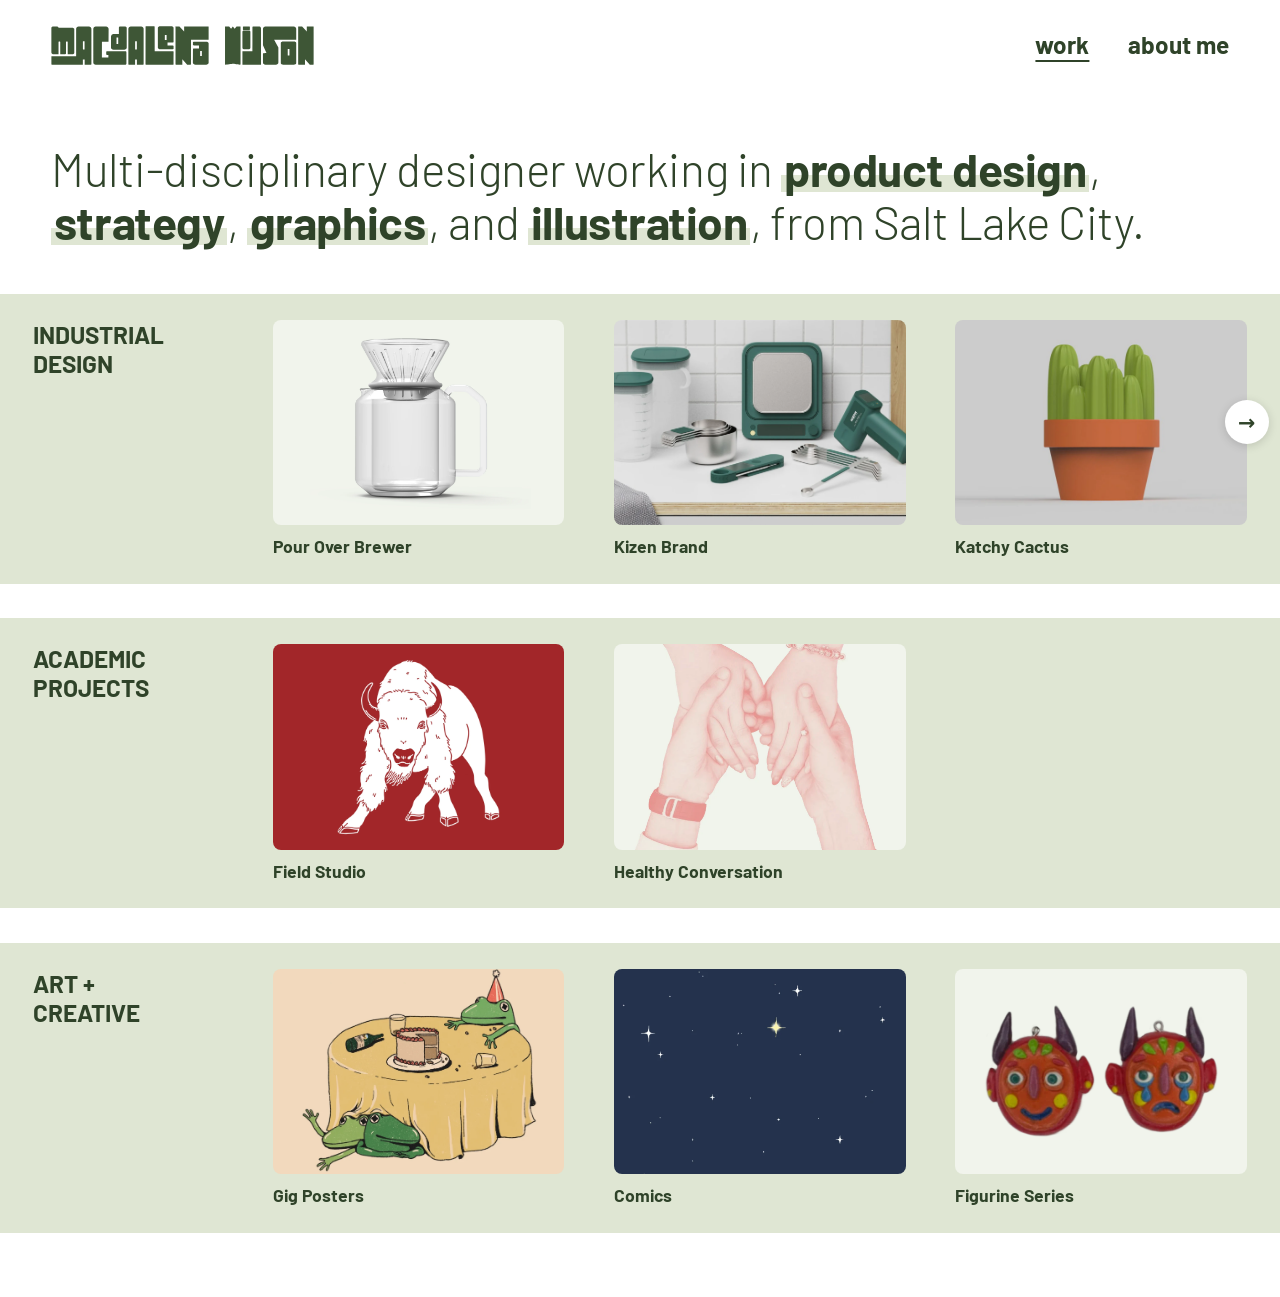
<file: index.html>
<!doctype html>
<html lang="en">
<head>
<meta charset="utf-8">
<meta name="viewport" content="width=device-width, initial-scale=1, viewport-fit=cover">
<title>Magdalena Wilson</title>
<link rel="icon" href="assets/favicon.svg?v=2" type="image/svg+xml">
<link rel="icon" href="assets/favicon.png?v=2" sizes="128x128">
<link rel="preconnect" href="https://fonts.googleapis.com"><link rel="preconnect" href="https://fonts.gstatic.com" crossorigin><link href="https://fonts.googleapis.com/css2?family=Barlow:ital,wght@0,300;0,400;0,500;0,600;0,700;1,300&display=swap" rel="stylesheet">
<link rel="stylesheet" href="assets/site.css">
</head>
<body>
<header class="site-head">
  <div class="head-in">
    <a class="logo" href="index.html" aria-label="Magdalena Wilson, home"><img src="assets/logo.svg" alt="Magdalena Wilson" width="388" height="58"></a>
    <nav class="site-nav" aria-label="Site"><a href="index.html" aria-current="page">work</a><a href="about.html">about me</a></nav>
  </div>
</header>
<main id="main">
<section class="tagline" aria-label="Introduction">
  <p>Multi-disciplinary designer working in <span>product design</span>, <span>strategy</span>, <span>graphics</span>, and <span>illustration</span>, from Salt Lake City.</p>
</section>
<div class="work" id="work">
  <section class="band" id="industrial">
    <h2>Industrial<br> Design</h2>
    <div class="band-scroll">
      <button class="band-arrow prev" type="button" aria-label="Previous projects" hidden>&larr;</button>
      <div class="band-cards scroller" tabindex="0" aria-label="Industrial design"><a class="card" href="work/pour-over-brewer.html"><div class="thumb tint"><img src="assets/img/pour-over/card.webp" alt="" width="1600" height="1471"></div><div class="info"><h3>Pour Over Brewer</h3></div></a><a class="card" href="work/kizen-brand.html"><div class="thumb"><img src="assets/img/kizen/hero.webp" alt="" width="1600" height="899" class="cover"></div><div class="info"><h3>Kizen Brand</h3></div></a><a class="card" href="work/katchy-cactus.html"><div class="thumb"><img src="assets/img/katchy-cactus/hero.webp" alt="" width="1400" height="1050" class="cover"></div><div class="info"><h3>Katchy Cactus</h3></div></a><a class="card" href="work/katchy-duo.html"><div class="thumb"><img src="assets/img/katchy-duo/card.webp" alt="" width="1600" height="1200" class="cover"></div><div class="info"><h3>Katchy Duo</h3></div></a></div>
      <button class="band-arrow next" type="button" aria-label="More projects" hidden>&rarr;</button>
    </div>
  </section>
  <section class="band" id="academic">
    <h2>Academic<br> Projects</h2>
    <div class="band-cards"><a class="card" href="work/yellowstone.html"><div class="thumb"><img src="assets/img/yellowstone/card.webp" alt="" width="1600" height="1200" class="cover"></div><div class="info"><h3>Field Studio</h3></div></a><a class="card" href="work/healthy-conversation.html"><div class="thumb"><img src="assets/img/healthy-conversation/card.webp" alt="" width="1160" height="870" class="cover"></div><div class="info"><h3>Healthy Conversation</h3></div></a></div>
  </section>
  <section class="band" id="creative">
    <h2>Art +<br> Creative</h2>
    <div class="band-scroll">
      <button class="band-arrow prev" type="button" aria-label="Previous projects" hidden>&larr;</button>
      <div class="band-cards scroller" tabindex="0" aria-label="Art and creative"><a class="card" href="work/hooch-posters.html"><div class="thumb"><img src="assets/img/hooch/card.webp" alt="" width="1387" height="1040" class="cover"></div><div class="info"><h3>Gig Posters</h3></div></a><a class="card" href="work/comics.html"><div class="thumb"><img src="assets/img/comics/card.webp" alt="" width="893" height="670" class="cover"></div><div class="info"><h3>Comics</h3></div></a><a class="card" href="work/downstairs-neighbor.html"><div class="thumb tint"><img src="assets/img/downstairs/mask-056.webp" alt="" width="536" height="312" class="cutout"></div><div class="info"><h3>Figurine Series</h3></div></a></div>
      <button class="band-arrow next" type="button" aria-label="More projects" hidden>&rarr;</button>
    </div>
  </section>
</div>
</main>
<script src="assets/site.js" defer></script>
</body>
</html>
</file>
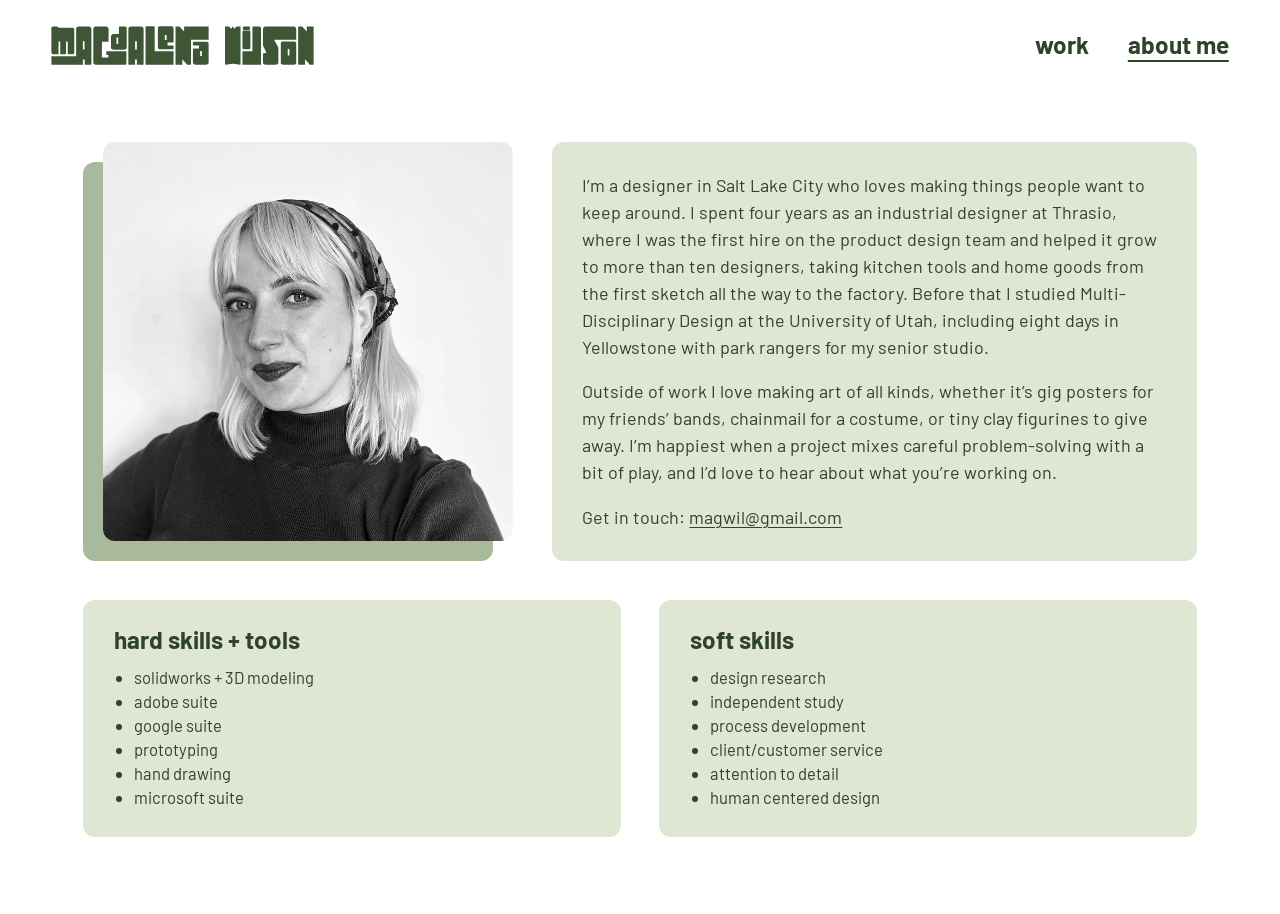
<file: about.html>
<!doctype html>
<html lang="en">
<head>
<meta charset="utf-8">
<meta name="viewport" content="width=device-width, initial-scale=1, viewport-fit=cover">
<title>About — Magdalena Wilson</title>
<meta name="description" content="About Magdalena Wilson, a designer in Salt Lake City.">
<link rel="icon" href="assets/favicon.svg?v=2" type="image/svg+xml">
<link rel="icon" href="assets/favicon.png?v=2" sizes="128x128">
<link rel="preconnect" href="https://fonts.googleapis.com"><link rel="preconnect" href="https://fonts.gstatic.com" crossorigin><link href="https://fonts.googleapis.com/css2?family=Barlow:ital,wght@0,300;0,400;0,500;0,600;0,700;1,300&display=swap" rel="stylesheet">
<link rel="stylesheet" href="assets/site.css">
</head>
<body>
<header class="site-head">
  <div class="head-in">
    <a class="logo" href="index.html" aria-label="Magdalena Wilson, home"><img src="assets/logo.svg" alt="Magdalena Wilson" width="388" height="58"></a>
    <nav class="site-nav" aria-label="Site"><a href="index.html">work</a><a href="about.html" aria-current="page">about me</a></nav>
  </div>
</header>
<main id="main">
<article class="about-page">
  <h1 class="sr-only">About Magdalena Wilson</h1>
  <div class="about-top">
    <figure class="about-portrait"><img src="assets/img/portrait-photo.webp" alt="Photo of Magdalena with blonde hair and bangs, wearing a headscarf and a dark turtleneck" width="817" height="900"></figure>
    <div class="about-bio">
      <p>I’m a designer in Salt Lake City who loves making things people want to keep around. I spent four years as an industrial designer at Thrasio, where I was the first hire on the product design team and helped it grow to more than ten designers, taking kitchen tools and home goods from the first sketch all the way to the factory. Before that I studied Multi-Disciplinary Design at the University of Utah, including eight days in Yellowstone with park rangers for my senior studio.</p>
      <p>Outside of work I love making art of all kinds, whether it’s gig posters for my friends’ bands, chainmail for a costume, or tiny clay figurines to give away. I’m happiest when a project mixes careful problem-solving with a bit of play, and I’d love to hear about what you’re working on.</p>
      <p>Get in touch: <a href="mailto:magwil@gmail.com">magwil@gmail.com</a></p>
    </div>
  </div>
  <div class="about-skills">
    <section class="skill-box">
      <h2>hard skills + tools</h2>
      <ul><li>solidworks + 3D modeling</li><li>adobe suite</li><li>google suite</li><li>prototyping</li><li>hand drawing</li><li>microsoft suite</li></ul>
    </section>
    <section class="skill-box">
      <h2>soft skills</h2>
      <ul><li>design research</li><li>independent study</li><li>process development</li><li>client/customer service</li><li>attention to detail</li><li>human centered design</li></ul>
    </section>
  </div>
</article>
</main>
<script src="assets/site.js" defer></script>
</body>
</html>
</file>
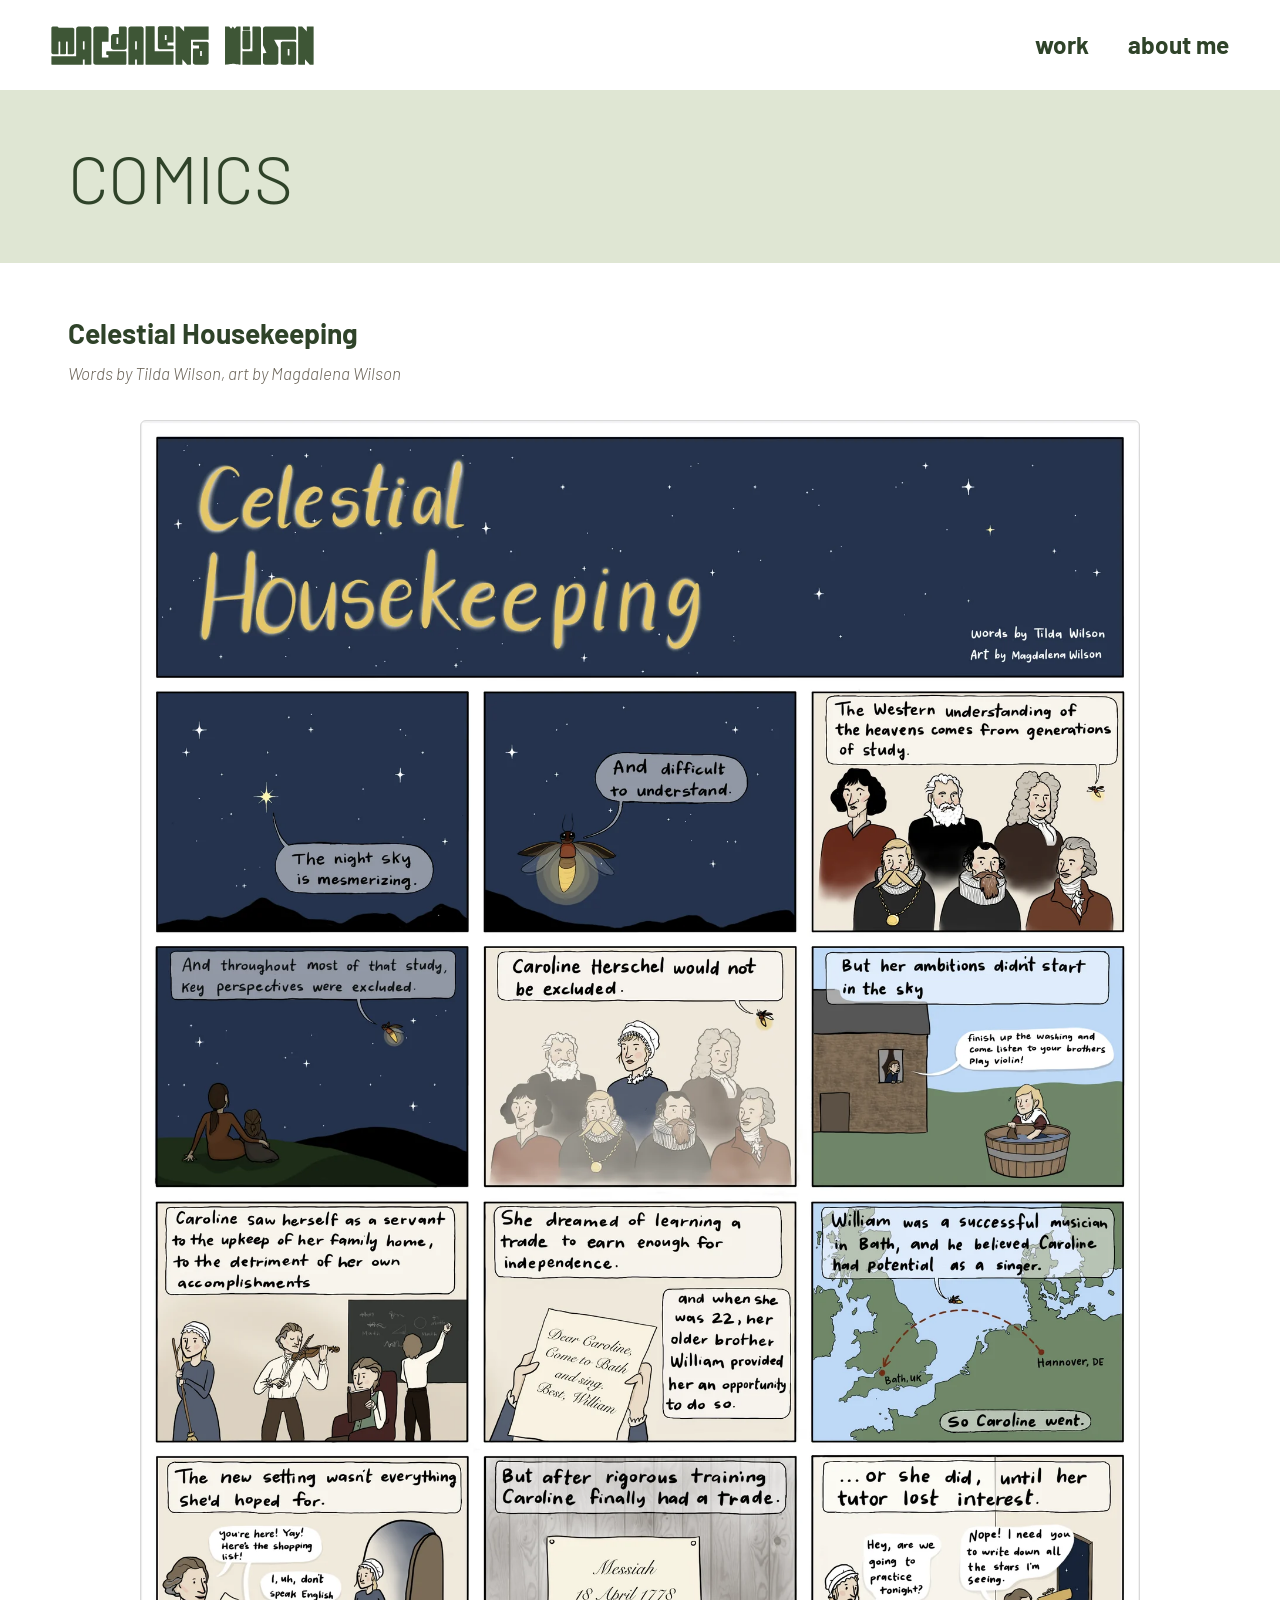
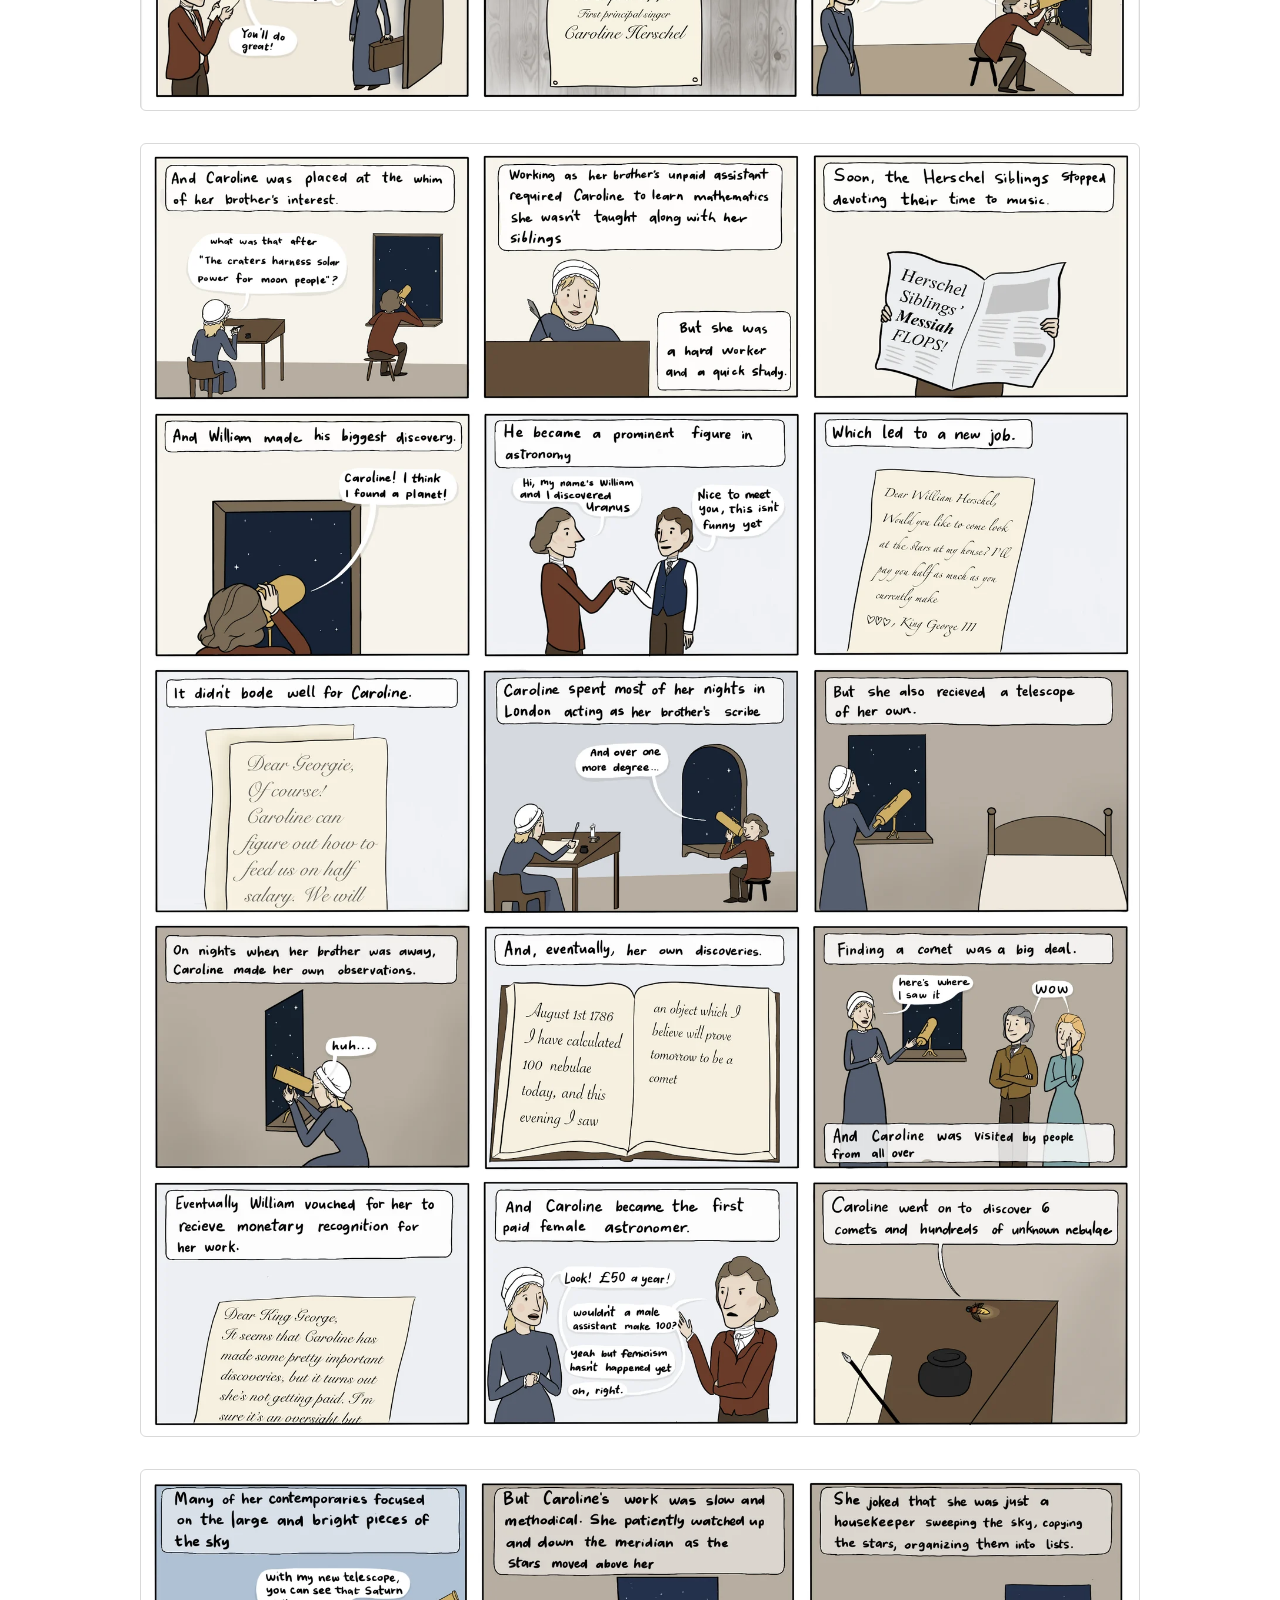
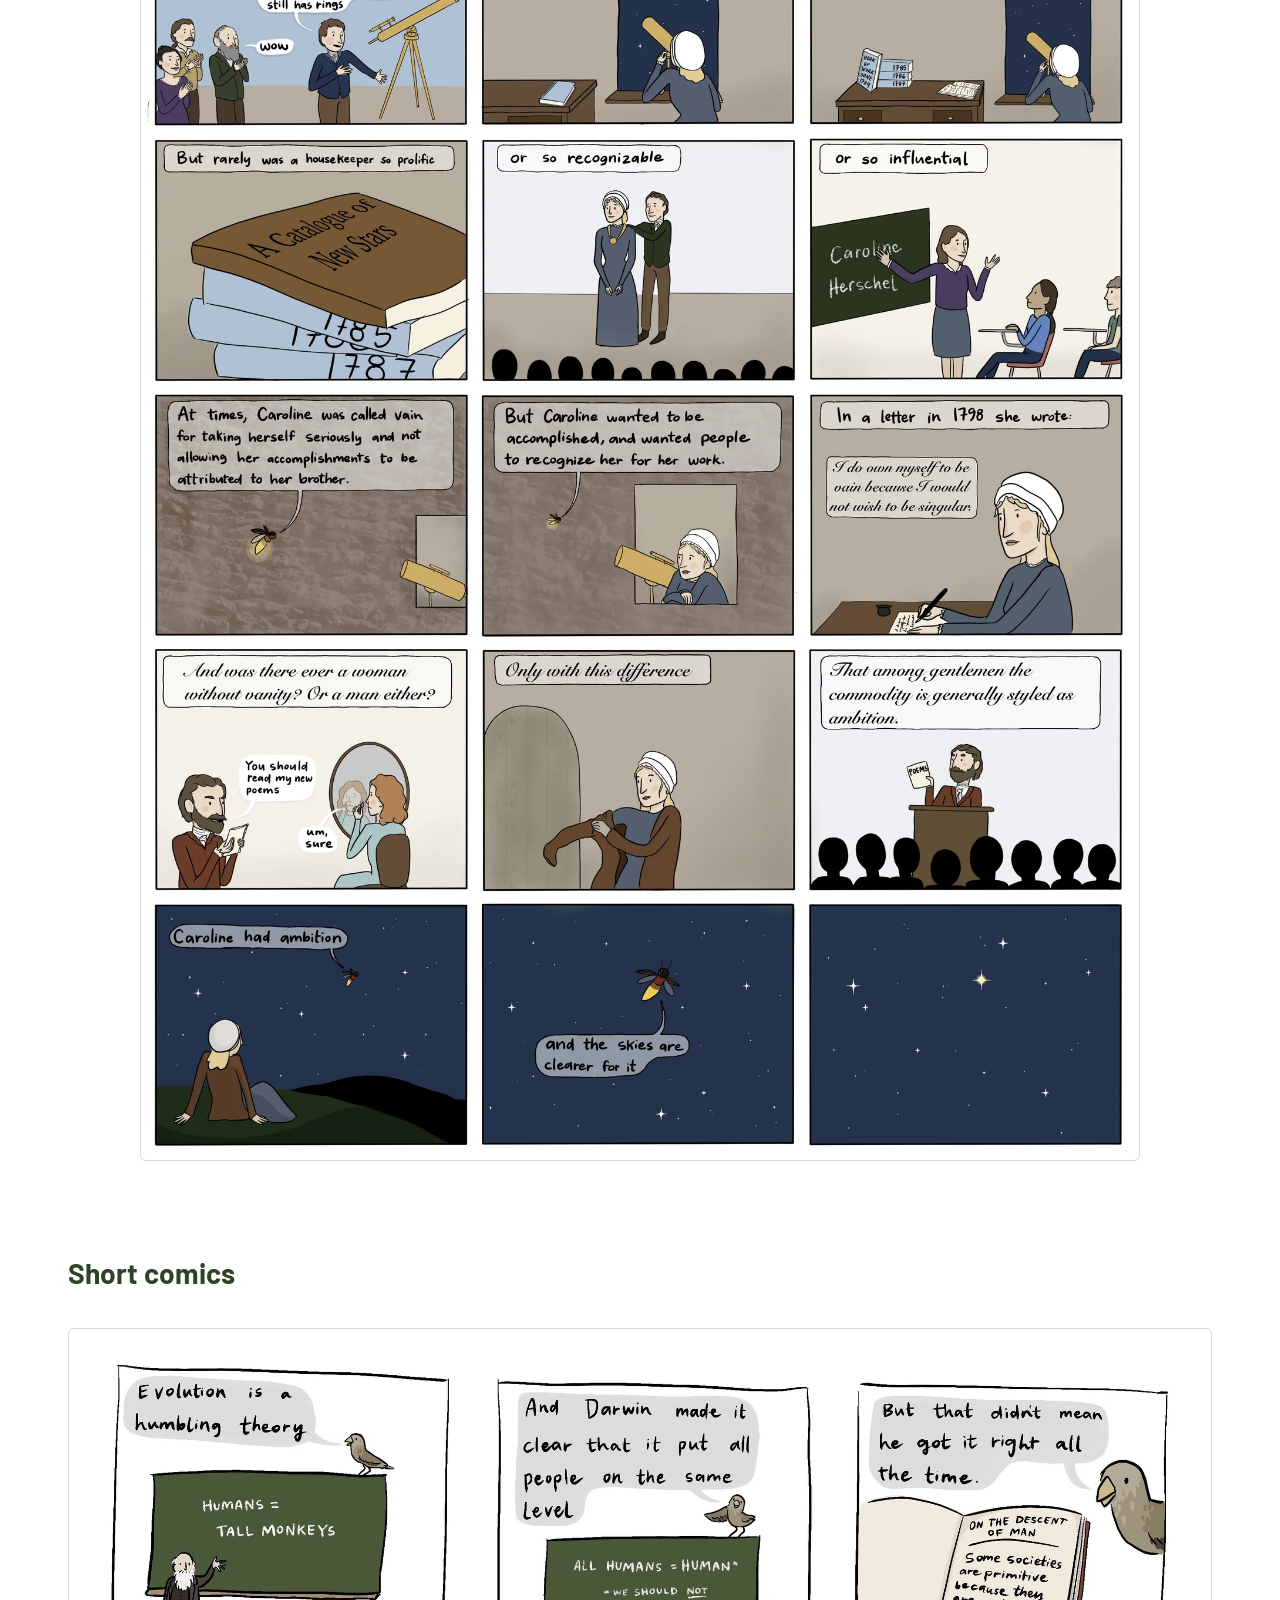
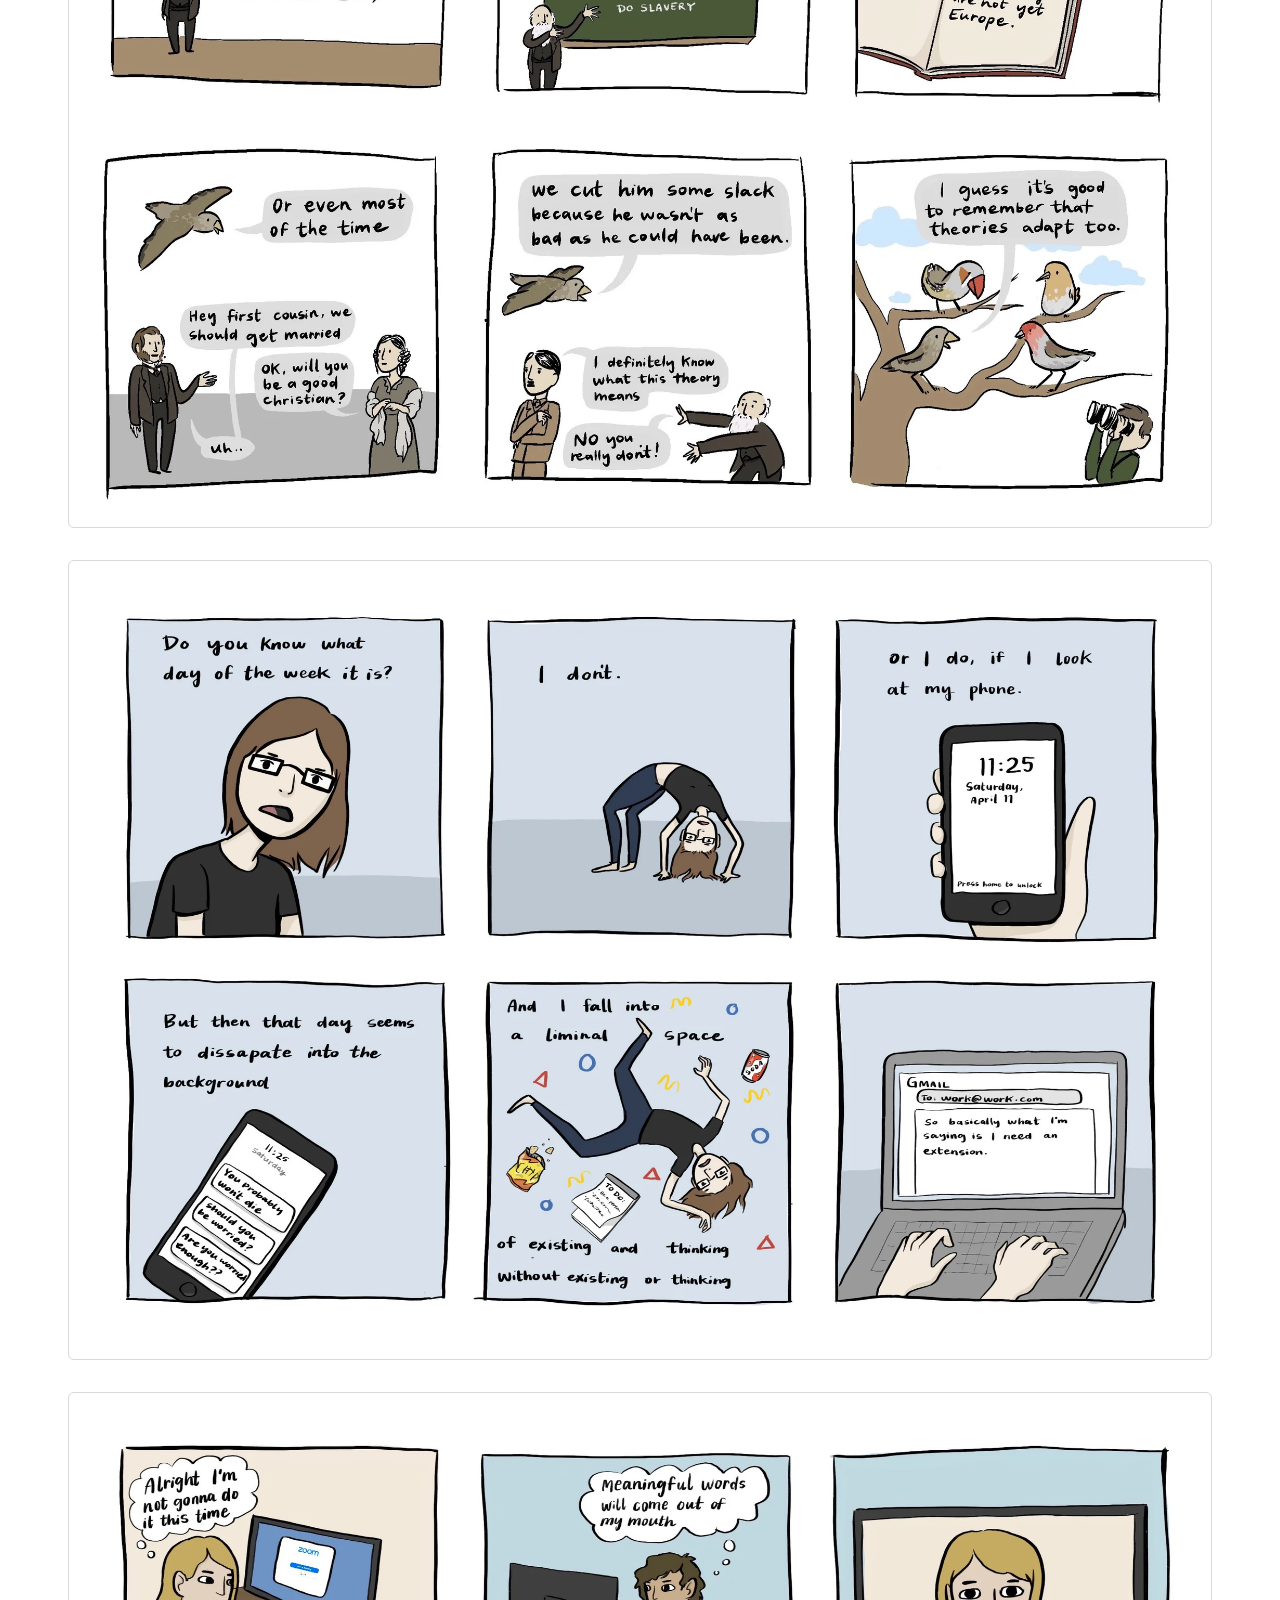
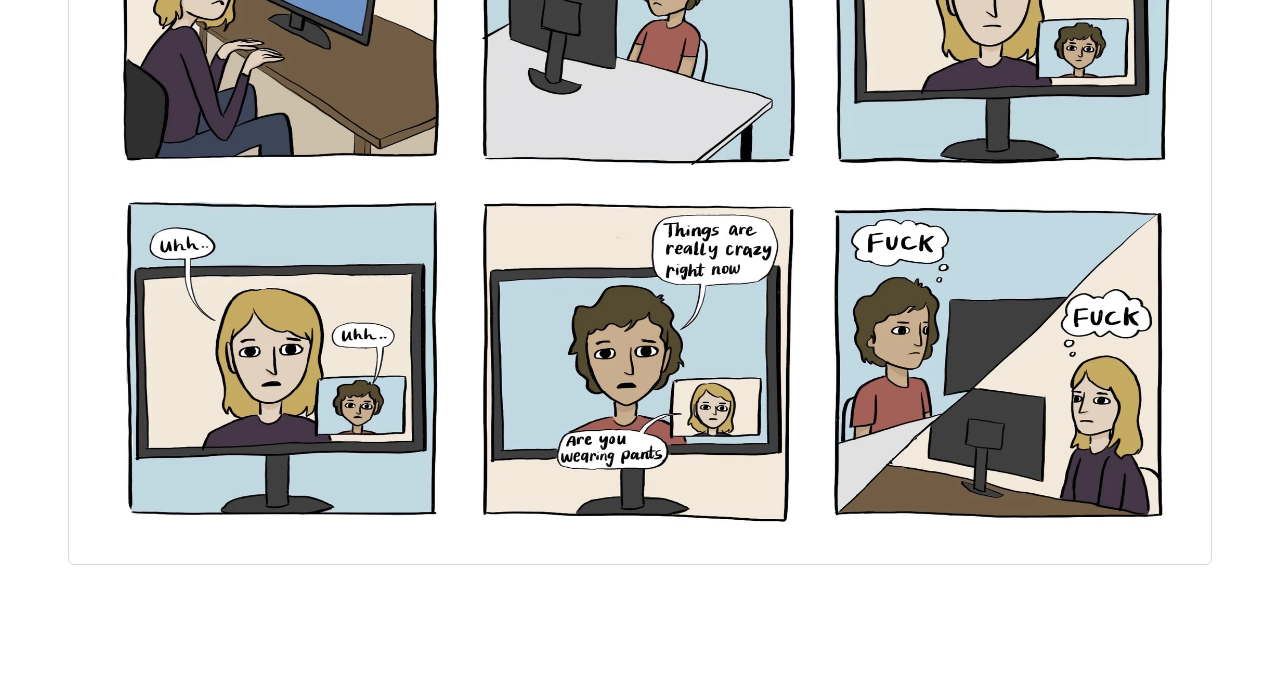
<file: work/comics.html>
<!doctype html>
<html lang="en">
<head>
<meta charset="utf-8">
<meta name="viewport" content="width=device-width, initial-scale=1, viewport-fit=cover">
<title>Comics — Magdalena Wilson</title>
<meta name="description" content="Comics drawn by Magdalena Wilson, including Celestial Housekeeping, a comic about the astronomer Caroline Herschel.">
<link rel="icon" href="../assets/favicon.svg?v=2" type="image/svg+xml">
<link rel="icon" href="../assets/favicon.png?v=2" sizes="128x128">
<link rel="preconnect" href="https://fonts.googleapis.com"><link rel="preconnect" href="https://fonts.gstatic.com" crossorigin><link href="https://fonts.googleapis.com/css2?family=Barlow:ital,wght@0,300;0,400;0,500;0,600;0,700;1,300&display=swap" rel="stylesheet">
<link rel="stylesheet" href="../assets/site.css">
</head>
<body class="project-page">
<header class="site-head">
  <div class="head-in">
    <a class="logo" href="../index.html" aria-label="Magdalena Wilson, home"><img src="../assets/logo.svg" alt="Magdalena Wilson" width="388" height="58"></a>
    <nav class="site-nav" aria-label="Site"><a href="../index.html">work</a><a href="../about.html">about me</a></nav>
  </div>
</header>
<main id="main">
<article class="project wrap">
  <header class="proj-title">
    <h1>Comics</h1>
  </header>

  <section class="comic">
    <h2 class="comic-title">Celestial Housekeeping</h2>
    <p class="comic-credit">Words by Tilda Wilson, art by Magdalena Wilson</p>
    <div class="comic-pages">
      <img class="zoom" src="../assets/img/comics/celestial-1.webp" alt="Celestial Housekeeping, page 1: a night-sky title panel, then the story of Caroline Herschel growing up as a servant in her family home, dreaming of a trade, and moving to Bath to join her brother William" width="1703" height="2200">
      <img class="zoom" src="../assets/img/comics/celestial-2.webp" alt="Celestial Housekeeping, page 2: Caroline trains as a singer, then is pulled into William’s astronomy, grinding mirrors, recording observations and sweeping the sky for comets on her own" width="1700" height="2200" loading="lazy">
      <img class="zoom" src="../assets/img/comics/celestial-3.webp" alt="Celestial Housekeeping, page 3: Caroline becomes the first woman paid as an astronomer, discovers comets and nebulae, and is honored late in life, ending under a starry sky" width="1703" height="2200" loading="lazy">
    </div>
  </section>

  <section class="comic">
    <h2 class="comic-title">Short comics</h2>
    <div class="comic-strips">
      <img class="zoom" src="../assets/img/comics/darwin.webp" alt="Six-panel comic about Darwin and evolution: birds watch a professor’s lecture, a book about natural selection, and a finch’s reaction" width="2200" height="1539" loading="lazy">
      <img class="zoom" src="../assets/img/comics/extension.webp" alt="Six-panel comic: a woman asks what day it is, checks her phone, gets pulled into scrolling, and ends up asking for an extension" width="2200" height="1538" loading="lazy">
      <img class="zoom" src="../assets/img/comics/the-damn-same.webp" alt="Six-panel comic about video calls: two people on a laptop call end up saying the same thing at the same time, and both swear" width="2200" height="1486" loading="lazy">
    </div>
  </section>
</article>
</main>
<script src="../assets/site.js" defer></script>
</body>
</html>
</file>
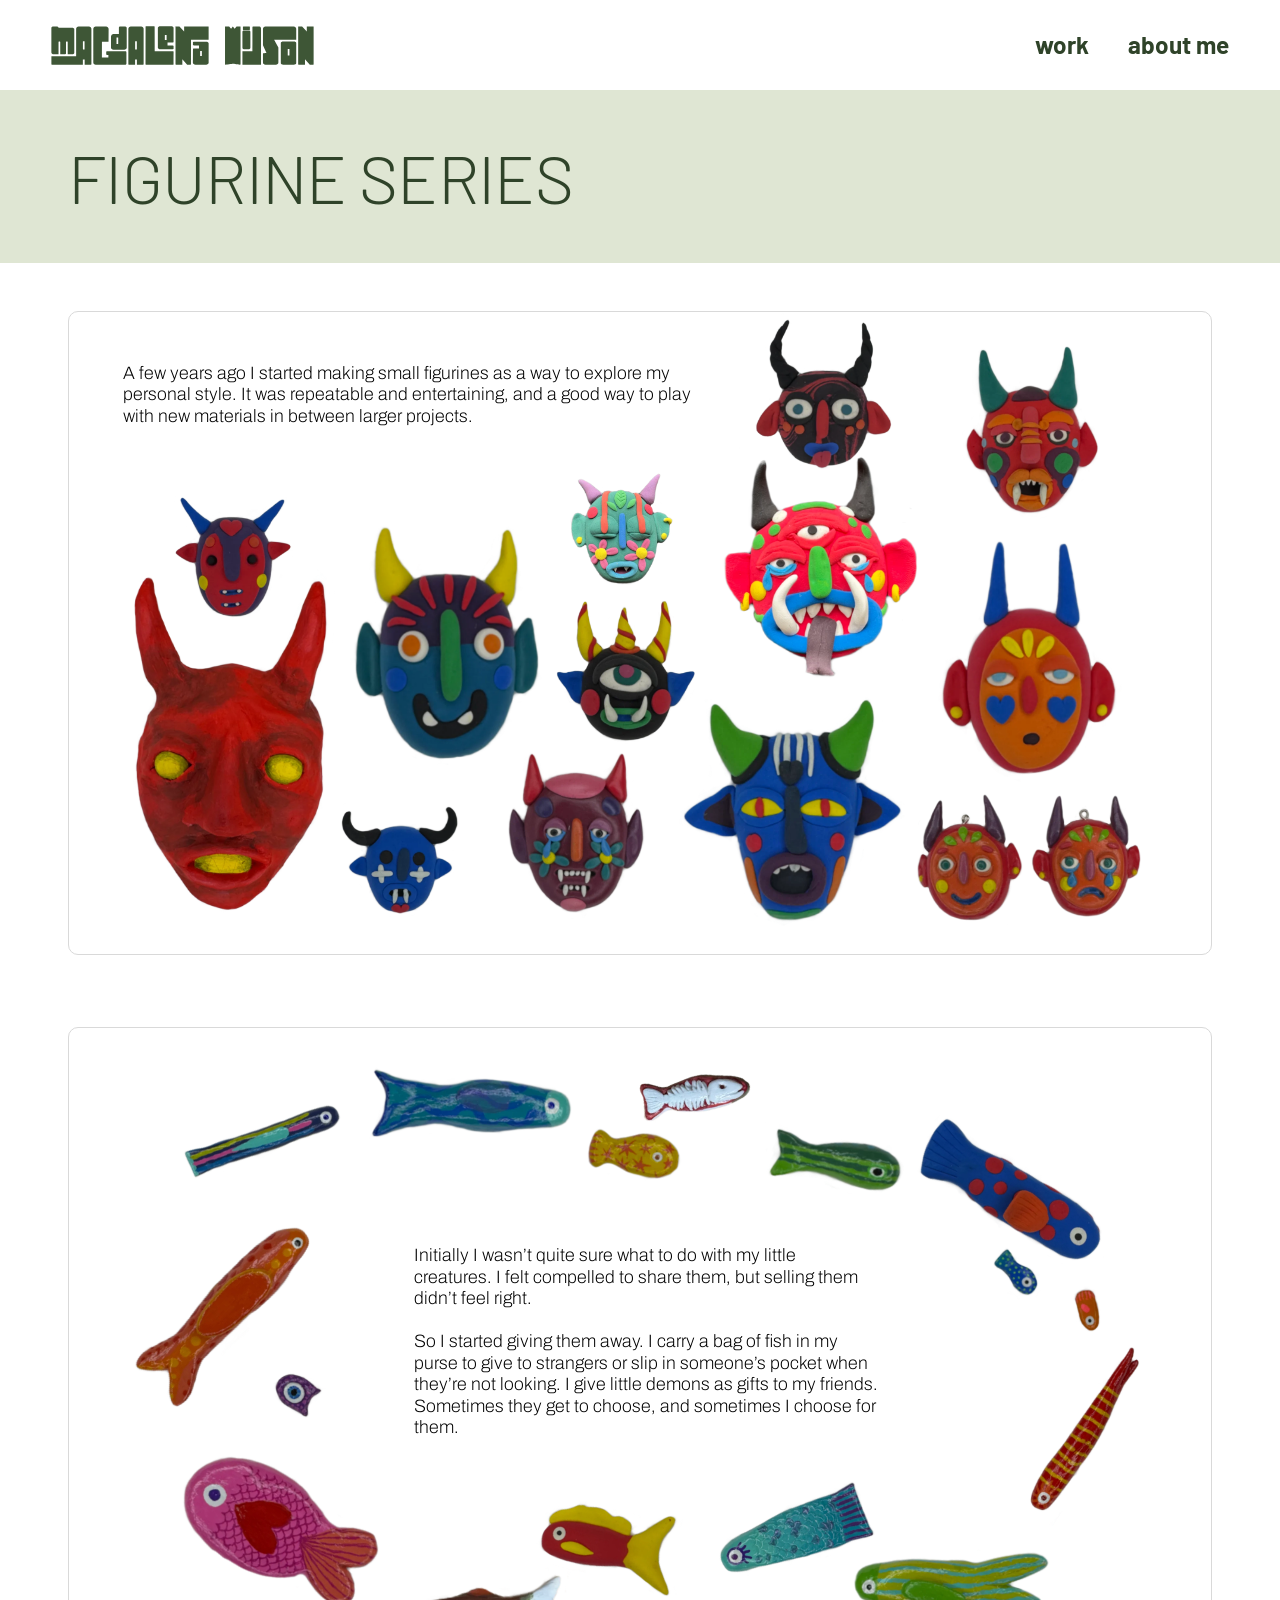
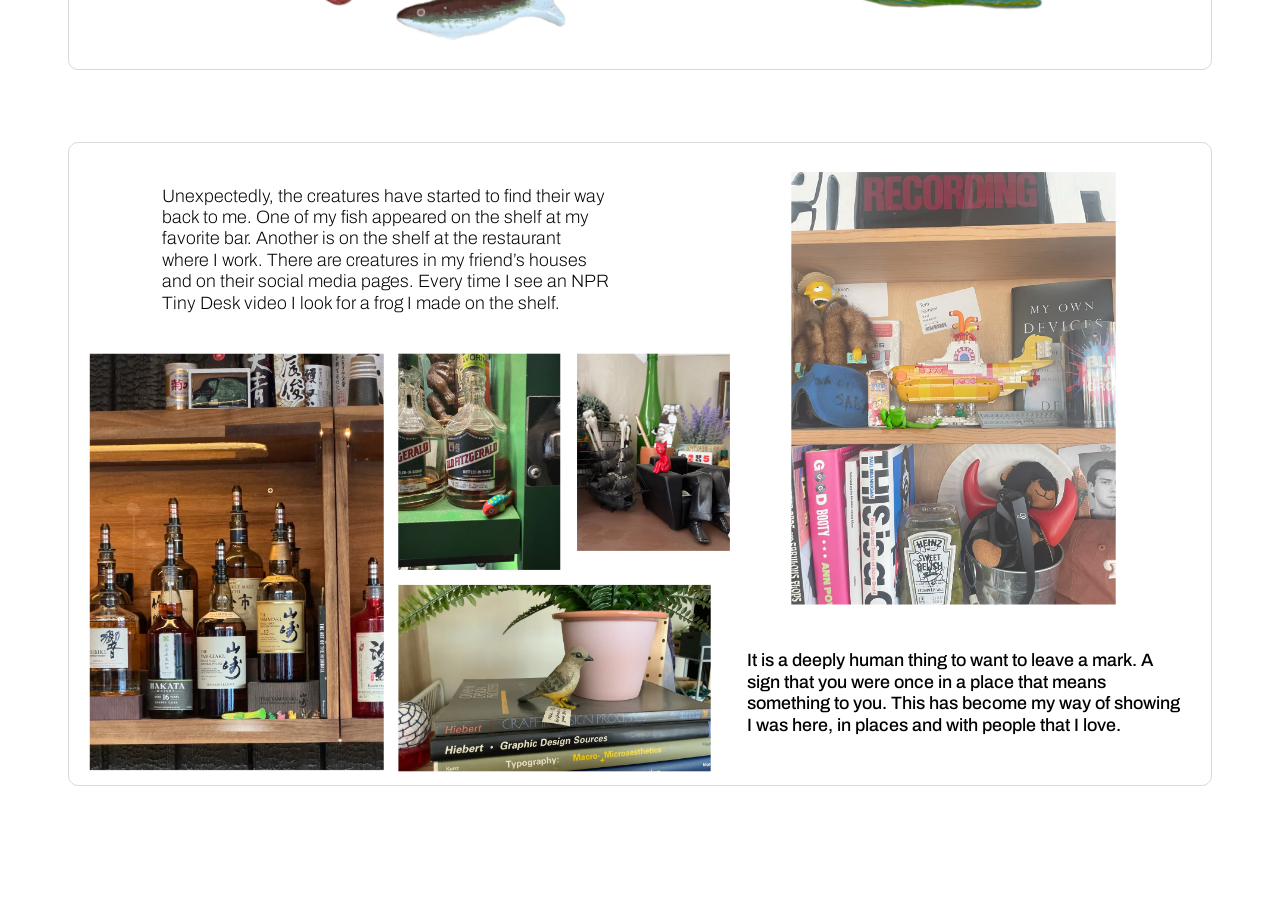
<file: work/downstairs-neighbor.html>
<!doctype html>
<html lang="en">
<head>
<meta charset="utf-8">
<meta name="viewport" content="width=device-width, initial-scale=1, viewport-fit=cover">
<title>Figurine Series — Magdalena Wilson</title>
<meta name="description" content="Figurine Series, personal project. By Magdalena Wilson.">
<link rel="icon" href="../assets/favicon.svg?v=2" type="image/svg+xml">
<link rel="icon" href="../assets/favicon.png?v=2" sizes="128x128">
<link rel="preconnect" href="https://fonts.googleapis.com"><link rel="preconnect" href="https://fonts.gstatic.com" crossorigin><link href="https://fonts.googleapis.com/css2?family=Archivo:wdth,wght@62..125,100..900&family=Barlow:ital,wght@0,300;0,400;0,500;0,600;0,700;1,300&display=swap" rel="stylesheet">
<link rel="stylesheet" href="../assets/site.css">
</head>
<body class="project-page">
<header class="site-head">
  <div class="head-in">
    <a class="logo" href="../index.html" aria-label="Magdalena Wilson, home"><img src="../assets/logo.svg" alt="Magdalena Wilson" width="388" height="58"></a>
    <nav class="site-nav" aria-label="Site"><a href="../index.html">work</a><a href="../about.html">about me</a></nav>
  </div>
</header>
<main id="main">
<article class="project wrap">
  <header class="proj-title">
    <h1>Figurine Series</h1>
  </header>
  <figure class="shot slide"><svg viewBox="0 8800 1920 1080" xmlns="http://www.w3.org/2000/svg" xmlns:xlink="http://www.w3.org/1999/xlink" role="img" aria-label="A few years ago I started making small figurines as a way to explore my personal style. It was repeatable and entertaining, and a good way to play with new materials in between larger projects. Around the text, a collection of brightly colored handmade clay devil masks."><defs><style>.cls-73 {font-variation-settings: 'wght' 194, 'wdth' 100, 'slnt' 0;} .cls-118 {opacity: .7;} .cls-73, .cls-148 {font-size: 30px;} .cls-149 {fill: #fff;} .cls-149 {opacity: .2;} .cls-148 {font-variation-settings: 'wght' 500, 'wdth' 100, 'slnt' 0; font-weight: 500;} .cls-118 {fill: url(#radial-gradient);}</style><radialGradient id="radial-gradient" cx="295.51" cy="10854.88" fx="295.51" fy="10854.88" r="53.1" gradientTransform="translate(0 4810.39) scale(1 .56)" gradientUnits="userSpaceOnUse">
      <stop offset=".05" stop-color="#fff"/>
      <stop offset=".13" stop-color="#fff" stop-opacity=".97"/>
      <stop offset=".26" stop-color="#fff" stop-opacity=".88"/>
      <stop offset=".41" stop-color="#fff" stop-opacity=".74"/>
      <stop offset=".59" stop-color="#fff" stop-opacity=".54"/>
      <stop offset=".79" stop-color="#fff" stop-opacity=".29"/>
      <stop offset="1" stop-color="#fff" stop-opacity="0"/>
    </radialGradient></defs>
<text class="cls-73" transform="translate(91.9 8914)"><tspan x="0" y="0">A few years ago I started making small figurines as a way to explore my</tspan><tspan x="0" y="36">personal style. It was repeatable and entertaining, and a good way to play</tspan><tspan x="0" y="72">with new materials in between larger projects.</tspan></text>
<g class="critter"><image width="680" height="1055" transform="translate(76.91 9214.98) scale(.59)" xlink:href="../assets/img/downstairs/slides/s17-01.webp"/></g>
<g class="critter"><image width="1134" height="757" transform="translate(1373.45 9565.91) scale(.41)" xlink:href="../assets/img/downstairs/slides/s17-02.webp"/></g>
<g class="critter"><image width="694" height="851" transform="translate(719.04 9510.44) scale(.38)" xlink:href="../assets/img/downstairs/slides/s17-03.webp"/></g>
<g class="critter"><image width="785" height="800" transform="translate(442.97 9604.23) scale(.29)" xlink:href="../assets/img/downstairs/slides/s17-04.webp"/></g>
<g class="critter"><image width="675" height="831" transform="translate(458.28 9136.95) scale(.53)" xlink:href="../assets/img/downstairs/slides/s17-05.webp"/></g>
<g class="critter"><image width="772" height="757" transform="translate(801.29 9274.58) scale(.34)" xlink:href="../assets/img/downstairs/slides/s17-06.webp"/></g>
<g class="critter"><image width="673" height="751" transform="translate(165.55 9097.31) scale(.32)" xlink:href="../assets/img/downstairs/slides/s17-07.webp"/></g>
<g class="critter"><image width="731" height="780" transform="translate(1020.33 9422.81) scale(.55)" xlink:href="../assets/img/downstairs/slides/s17-08.webp"/></g>
<g class="critter"><image width="596" height="732" transform="translate(1491.37 8847.25) scale(.42)" xlink:href="../assets/img/downstairs/slides/s17-09.webp"/></g>
<g class="critter"><image width="670" height="877" transform="translate(1448.73 9172.58) scale(.49)" xlink:href="../assets/img/downstairs/slides/s17-10.webp"/></g>
<g class="critter"><image width="1135" height="1056" transform="translate(1076.35 8763.29) scale(.34)" xlink:href="../assets/img/downstairs/slides/s17-11.webp"/></g>
<g class="critter"><image width="683" height="746" transform="translate(1076.18 9027.67) scale(.55)" xlink:href="../assets/img/downstairs/slides/s17-12.webp"/></g>
<g class="critter"><image width="1135" height="1056" transform="translate(784.09 9027.67) scale(.27)" xlink:href="../assets/img/downstairs/slides/s17-13.webp"/></g>
</svg></figure>
  <figure class="shot slide"><svg viewBox="1940 8800 1920 1080" xmlns="http://www.w3.org/2000/svg" xmlns:xlink="http://www.w3.org/1999/xlink" role="img" aria-label="A ring of small handmade clay fish around the text: Initially I wasn’t quite sure what to do with my little creatures. I felt compelled to share them, but selling them didn’t feel right. So I started giving them away. I carry a bag of fish in my purse to give to strangers or slip in someone’s pocket when they’re not looking. I give little demons as gifts to my friends. Sometimes they get to choose, and sometimes I choose for them.">
<text class="cls-73" transform="translate(2519.89 9193.49)"><tspan x="0" y="0">Initially I wasn’t quite sure what to do with my little</tspan><tspan x="0" y="36">creatures. I felt compelled to share them, but selling them</tspan><tspan x="0" y="72">didn’t feel right.</tspan><tspan x="0" y="144">So I started giving them away. I carry a bag of fish in my</tspan><tspan x="0" y="180">purse to give to strangers or slip in someone’s pocket when</tspan><tspan x="0" y="216">they’re not looking. I give little demons as gifts to my friends.</tspan><tspan x="0" y="252">Sometimes they get to choose, and sometimes I choose for</tspan><tspan x="0" y="288">them.</tspan></text>
<g class="critter"><image width="673" height="357" transform="translate(2500.92 9645.9) rotate(-150.41) scale(.55 -.55)" xlink:href="../assets/img/downstairs/slides/s18-01.webp"/></g>
<g class="critter"><image width="609" height="168" transform="translate(2109.69 8994.59) rotate(-19.62) scale(.51)" xlink:href="../assets/img/downstairs/slides/s18-02.webp"/></g>
<g class="critter"><image width="352" height="190" transform="translate(2803.09 8944.89) rotate(8.31) scale(.55)" xlink:href="../assets/img/downstairs/slides/s18-03.webp"/></g>
<g class="critter"><image width="796" height="247" transform="translate(2021.26 9385.85) rotate(-49.88) scale(.5)" xlink:href="../assets/img/downstairs/slides/s18-04.webp"/></g>
<g class="critter"><image width="596" height="237" transform="translate(3607.08 9677.97) rotate(-173.19) scale(.59 -.59)" xlink:href="../assets/img/downstairs/slides/s18-05.webp"/></g>
<g class="critter"><image width="290" height="213" transform="translate(2385.63 9412.18) rotate(-145.3) scale(.34 -.34)" xlink:href="../assets/img/downstairs/slides/s18-06.webp"/></g>
<g class="critter"><image width="822" height="173" transform="translate(3714.07 9315.76) rotate(122.53) scale(.41 -.41)" xlink:href="../assets/img/downstairs/slides/s18-07.webp"/></g>
<g class="critter"><image width="249" height="162" transform="translate(3679.53 9224.35) rotate(85.03) scale(.38)" xlink:href="../assets/img/downstairs/slides/s18-08.webp"/></g>
<g class="critter"><image width="699" height="275" transform="translate(3269.57 9551.4) rotate(158.02) scale(.4 -.4)" xlink:href="../assets/img/downstairs/slides/s18-09.webp"/></g>
<g class="critter"><image width="262" height="163" transform="translate(3527.92 9150.55) rotate(54.24) scale(.41)" xlink:href="../assets/img/downstairs/slides/s18-10.webp"/></g>
<g class="critter"><image width="620" height="243" transform="translate(2439.9 8858.2) scale(.59)" xlink:href="../assets/img/downstairs/slides/s18-11.webp"/></g>
<g class="critter"><image width="605" height="361" transform="translate(2993.08 9611.47) rotate(-167.01) scale(.44 -.44)" xlink:href="../assets/img/downstairs/slides/s18-12.webp"/></g>
<g class="critter"><image width="779" height="353" transform="translate(3391.28 8926.58) rotate(23.5) scale(.47)" xlink:href="../assets/img/downstairs/slides/s18-13.webp"/></g>
<g class="critter"><image width="461" height="201" transform="translate(3111.08 8952.14) rotate(8.43) scale(.55)" xlink:href="../assets/img/downstairs/slides/s18-14.webp"/></g>
<g class="critter"><image width="382" height="157" transform="translate(3092.13 8853.07) rotate(171.64) scale(.56 -.56)" xlink:href="../assets/img/downstairs/slides/s18-15.webp"/></g>
<g class="critter"><image width="437" height="168" transform="translate(2464.58 9743.35) rotate(-8.82) scale(.74)" xlink:href="../assets/img/downstairs/slides/s18-16.webp"/></g>
</svg></figure>
  <figure class="shot slide"><svg viewBox="0 9900 1920 1080" xmlns="http://www.w3.org/2000/svg" xmlns:xlink="http://www.w3.org/1999/xlink" role="img" aria-label="Unexpectedly, the creatures have started to find their way back to me. One of my fish appeared on the shelf at my favorite bar. Another is on the shelf at the restaurant where I work. There are creatures in my friends’ houses and on their social media pages. Every time I see an NPR Tiny Desk video I look for a frog I made on the shelf. Photos of the creatures on shelves, and: It is a deeply human thing to want to leave a mark. A sign that you were once in a place that means something to you. This has become my way of showing I was here, in places and with people that I love.">
<text class="cls-73" transform="translate(158.35 10000.04)"><tspan x="0" y="0">Unexpectedly, the creatures have started to find their way</tspan><tspan x="0" y="36">back to me. One of my fish appeared on the shelf at my</tspan><tspan x="0" y="72">favorite bar. Another is on the shelf at the restaurant</tspan><tspan x="0" y="108">where I work. There are creatures in my friend’s houses</tspan><tspan x="0" y="144">and on their social media pages. Every time I see an NPR</tspan><tspan x="0" y="180">Tiny Desk video I look for a frog I made on the shelf.</tspan></text>
<text class="cls-148" transform="translate(1139.83 10780.05)"><tspan x="0" y="0">It is a deeply human thing to want to leave a mark. A</tspan><tspan x="0" y="36">sign that you were once in a place that means</tspan><tspan x="0" y="72">something to you. This has become my way of showing</tspan><tspan x="0" y="108">I was here, in places and with people that I love.</tspan></text>
<image width="4032" height="3024" transform="translate(1758.29 9950.48) rotate(90) scale(.18)" xlink:href="../assets/img/downstairs/slides/s19-01.webp"/>
<g>
    <image width="3795" height="5377" transform="translate(36.55 10255.29) scale(.13)" xlink:href="../assets/img/downstairs/slides/s19-02.webp"/>
    <path class="cls-118" d="M235.98,10820.2v69.35h119.06v-69.35h-119.06ZM331.13,10856.12c-.5.69,0,3.17-.4,4.56-.4,1.39-1.09,2.93-1.59,3.84-.5.92-3.97.92-5.85.62-1.89-.3-2.68-2.28-5.26-2.38s-8.73.5-12.01,1.19c-3.27.69-7.74.5-10.02.79-2.28.3-7.04.75-13.1.57-6.05-.18-12.01.72-15.18.62-3.18-.1-5.16-.59-6.65-.89-1.49-.3-2.43-.52-2.43-.52-1.98-.6-2.08-.79-2.38-1.89-.3-1.09-.89-3.97,0-4.56s3.87-1.98,7.84-2.38c3.97-.4,11.11-1.39,15.38-1.59,4.27-.2,6.05-.5,6.05-.5,0,0,1.98-.99,4.07-.59,2.08.4,3.18.69,4.37.79,1.19.1,6.67.02,8.61-.52,1.93-.55,8.31.05,12.68-1.84,4.37-1.89,7.34-5.36,9.82-5.16,2.48.2,1.89,1.59,2.58,2.18.69.59,1.49.59,2.28,1.79.79,1.19-1.19,1.69,0,2.78,1.19,1.09,1.69,2.38,1.19,3.08Z"/>
  </g>
<image width="4033" height="2408" transform="translate(554.52 10643.28) scale(.13)" xlink:href="../assets/img/downstairs/slides/s19-03.webp"/>
<image width="4032" height="3024" transform="translate(826.31 10255.29) rotate(90) scale(.09)" xlink:href="../assets/img/downstairs/slides/s19-04.webp"/>
<image width="5136" height="6620" transform="translate(854.23 10255.29) scale(.05)" xlink:href="../assets/img/downstairs/slides/s19-05.webp"/>
<path class="cls-149" d="M1204.47,9950.48v738.42h553.81v-738.42h-553.81ZM1460.02,10377.87c-1.22.75-1.03.52-2.63,1.55-1.6,1.03-4.97,2.77-8.26,5.58-3.28,2.82-4.6,3.42-5.35,3.38-.75-.05-2.35-.19-2.72-.61-.38-.42-7.51-.28-9.39-.28s-6.66.56-9.53.28c-2.86-.28-6.9-.28-7.93-1.5,0,0-4.5.33-6.52.19-2.02-.14-5.21-.23-6.34-.38s-1.74-.23-1.74-.23c0,0,.28,1.83-1.45,2.16-1.74.33-4.46.09-4.46.09,0,0-1.6-.38-2.21-.75-.61-.38-1.08-1.17-1.22-1.64-.14-.47.09-1.64.09-1.64l-1.31-.33s-1.5,1.22-3.99,1.36c-2.49.14-5.77-.05-5.77-.05,0,0,.14,2.72-2.63,2.86,0,0-.33,1.13-1.36,1.17-1.03.05-1.6-.33-2.25-.33s-3.05.09-3.28.09-1.83.34-2.49.24c-.66-.1-1.5-.97-1.36-2.01.14-1.04,1.83-1.23,1.92-1.51.09-.28-.38-.61-1.64-1.27-1.27-.66-2.44-2.72-3.9-3.99-1.45-1.27-3.19-4.69-3.89-6.85-.7-2.16-1.74-4.32-2.25-8.35-.52-4.04.56-7.23,2.67-9.34,2.11-2.11,6.34-1.97,8.35,1.17,2.02,3.14,3.57,7.46,3.57,7.46,0,0,1.74-2.3,1.83-4.18.09-1.88.23-3,.05-3.85-.19-.84-.05-3.71.7-5.44.75-1.74,2.58-2.11,4.22-2.39,1.64-.28,3.57,1.22,4.18,2.44.61,1.22,1.41,1.97,2.39,2.02.99.05,3.85.09,4.46.14s1.5-.14,1.88-.75c.38-.61,2.72-2.86,5.3-2.49,2.58.38,5.07,3.24,4.83,5.49-.23,2.25-1.17,2.39-1.45,3.61-.28,1.22-.89,1.36-.94,2.35s-.52,4.18-.28,4.79c.23.61,2.66,3.94,2.69,6.1.03,2.16,0,2.63,0,2.63,0,0,6.98,1.64,9.46,2.63,2.49.99,3.52,2.11,5.58,1.83s4.83-.61,9.01-.05,7.7,1.22,11.03,1.88c3.33.66,5.72,1.55,6.43,1.55s3.1-1.55,4.22-2.72c1.13-1.17,4.04-3.1,4.41-3.8.38-.7,1.64-3.29,2.72-3.43s1.78.05,1.78.05c0,0,1.69-1.41,3.24-.99,1.55.42,1.88.66,2.06,1.27s0,1.6,0,1.6c0,0,1.6.14,1.5,1.13s-.84,1.31-2.06,2.06Z"/>
</svg></figure>
</article>
</main>
<script src="../assets/site.js" defer></script>
</body>
</html>
</file>
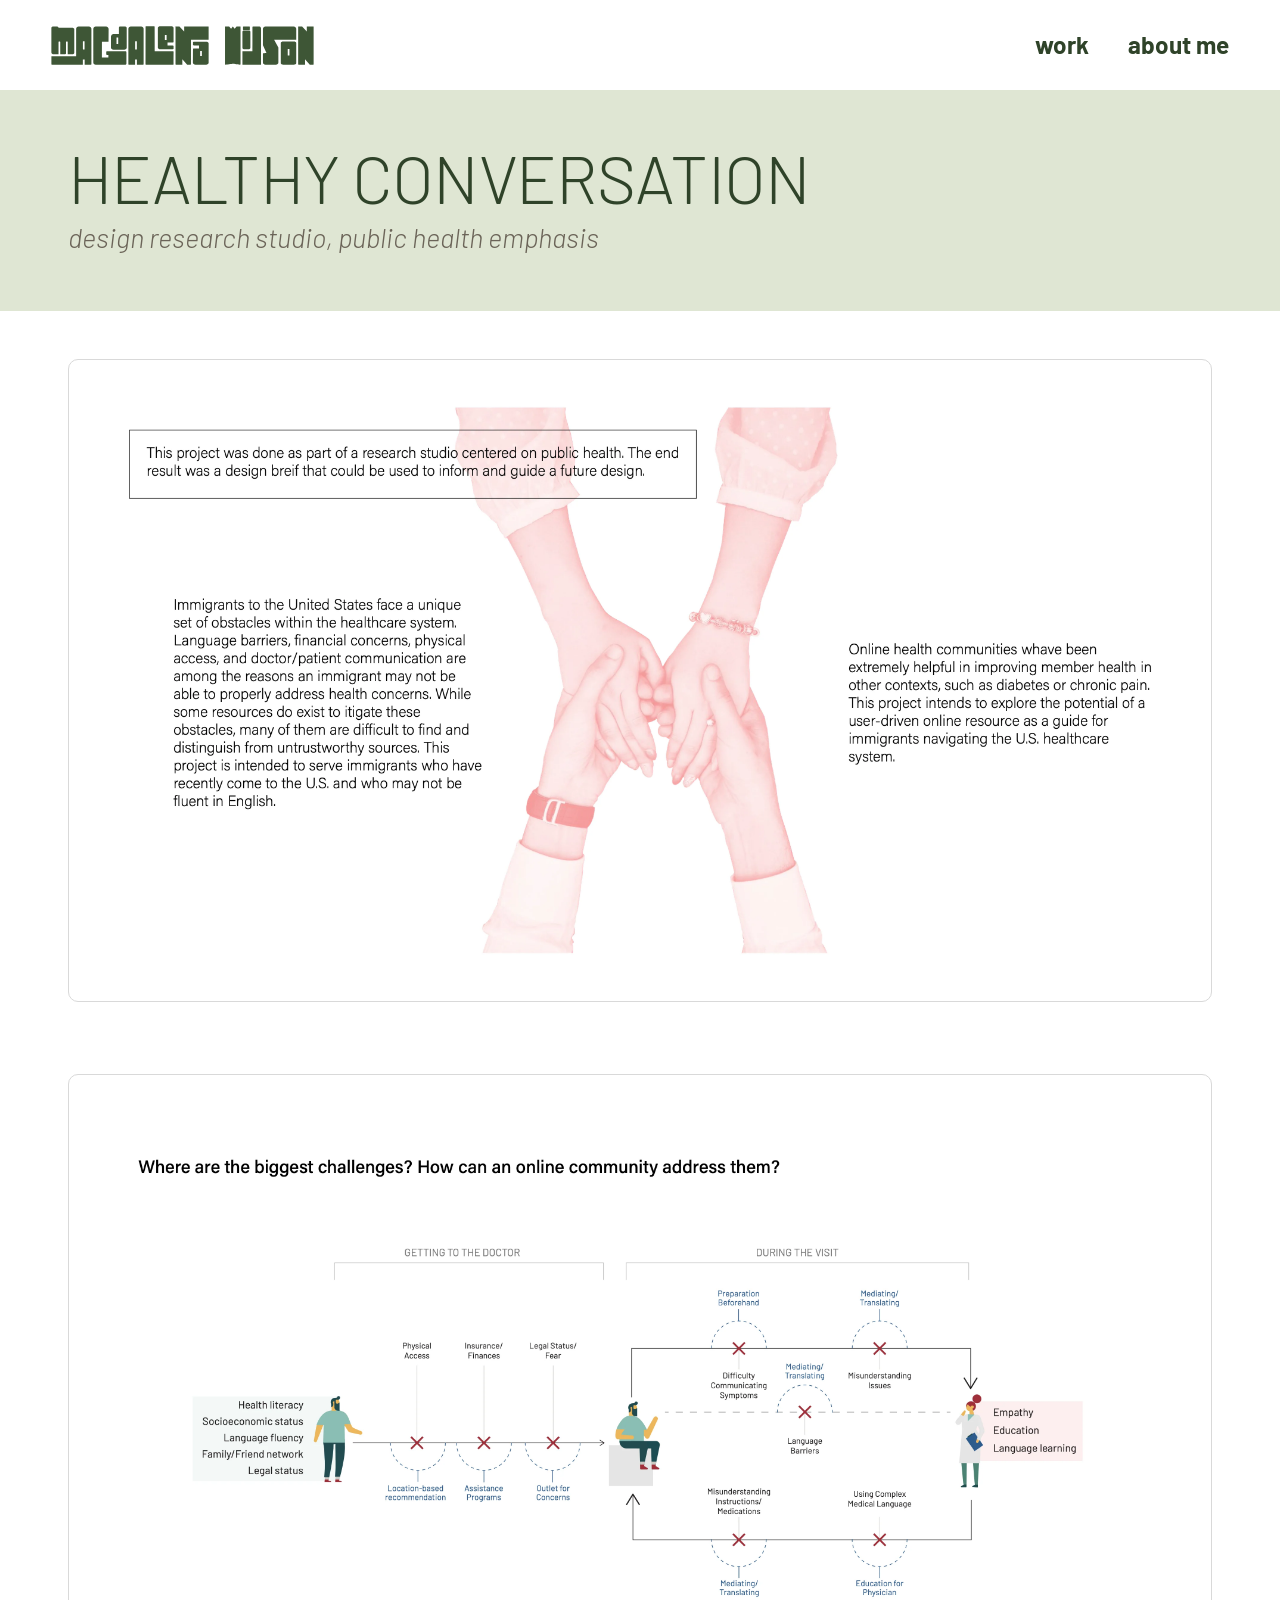
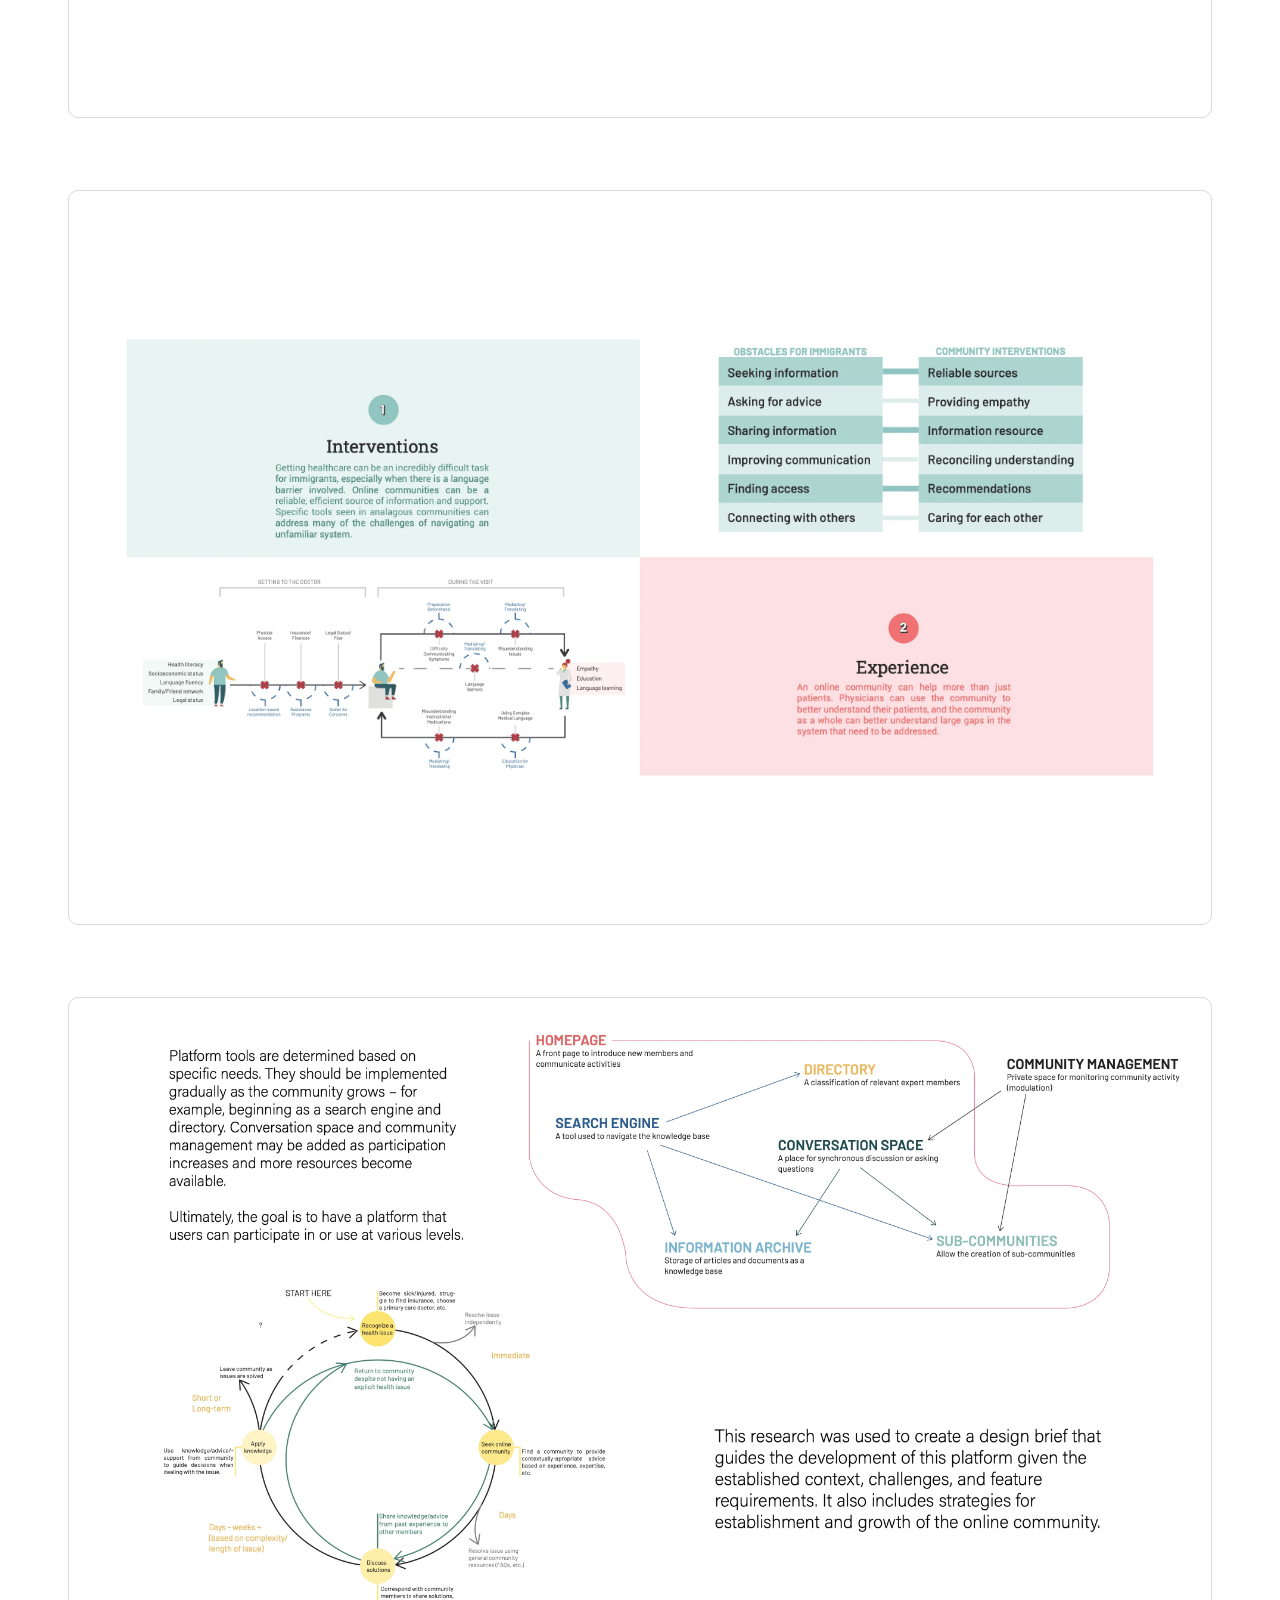
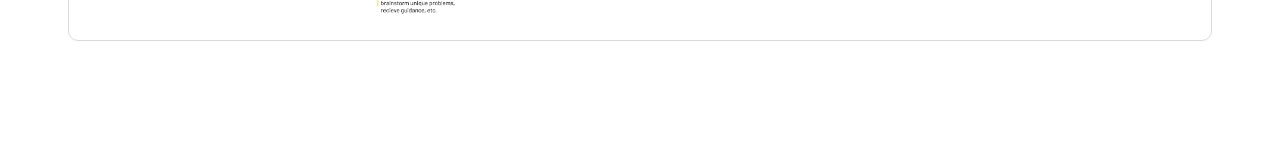
<file: work/healthy-conversation.html>
<!doctype html>
<html lang="en">
<head>
<meta charset="utf-8">
<meta name="viewport" content="width=device-width, initial-scale=1, viewport-fit=cover">
<title>Healthy Conversation — Magdalena Wilson</title>
<meta name="description" content="Healthy Conversation, research studio. By Magdalena Wilson.">
<link rel="icon" href="../assets/favicon.svg?v=2" type="image/svg+xml">
<link rel="icon" href="../assets/favicon.png?v=2" sizes="128x128">
<link rel="preconnect" href="https://fonts.googleapis.com"><link rel="preconnect" href="https://fonts.gstatic.com" crossorigin><link href="https://fonts.googleapis.com/css2?family=Barlow:ital,wght@0,300;0,400;0,500;0,600;0,700;1,300&display=swap" rel="stylesheet">
<link rel="stylesheet" href="../assets/site.css">
</head>
<body class="project-page">
<header class="site-head">
  <div class="head-in">
    <a class="logo" href="../index.html" aria-label="Magdalena Wilson, home"><img src="../assets/logo.svg" alt="Magdalena Wilson" width="388" height="58"></a>
    <nav class="site-nav" aria-label="Site"><a href="../index.html">work</a><a href="../about.html">about me</a></nav>
  </div>
</header>
<main id="main">
<article class="project wrap">
  <header class="proj-title">
    <h1>Healthy Conversation</h1>
    <p class="meta">design research studio, public health emphasis</p>
  </header>
  <figure class="shot page"><img src="../assets/img/healthy-conversation/page-13.webp" alt="Portfolio page: a pink-tinted photo of two pairs of clasped hands between blocks of text. “This project was done as part of a research studio centered on public health. The end result was a design brief that could be used to inform and guide a future design.” “Immigrants to the United States face a unique set of obstacles within the healthcare system. Language barriers, financial concerns, physical access, and doctor/patient communication are among the reasons an immigrant may not be able to properly address health concerns. While some resources do exist to mitigate these obstacles, many of them are difficult to find and distinguish from untrustworthy sources. This project is intended to serve immigrants who have recently come to the U.S. and who may not be fluent in English.” “Online health communities have been extremely helpful in improving member health in other contexts, such as diabetes or chronic pain. This project intends to explore the potential of a user-driven online resource as a guide for immigrants navigating the U.S. healthcare system.”" width="3840" height="2160" class="zoom"></figure>
  <figure class="shot page"><img src="../assets/img/healthy-conversation/page-14.webp" alt="Portfolio page: “Where are the biggest challenges? How can an online community address them?” A journey map of a patient getting to the doctor and during the visit, marking obstacles such as physical access, insurance and finances, legal status and fear, difficulty communicating symptoms, language barriers and misunderstanding instructions, with where an online community could help: location-based recommendations, assistance programs, an outlet for concerns, preparation beforehand, mediating and translating, and education for physicians." width="3840" height="2160" class="zoom" loading="lazy"></figure>
  <figure class="shot page"><img src="../assets/img/healthy-conversation/obstacles.webp" alt="Interventions: getting healthcare can be an incredibly difficult task for immigrants, especially when there is a language barrier involved. Online communities can be a reliable, efficient source of information and support. A table pairs obstacles for immigrants with community interventions, and an Experience panel notes that physicians can also use the community to better understand their patients and gaps in the system." width="3024" height="1944" class="zoom" loading="lazy"></figure>
  <figure class="shot page"><img src="../assets/img/healthy-conversation/page-15.webp" alt="Portfolio page: “Platform tools are determined based on specific needs. They should be implemented gradually as the community grows – for example, beginning as a search engine and directory. Conversation space and community management may be added as participation increases and more resources become available. Ultimately, the goal is to have a platform that users can participate in or use at various levels.” A diagram of platform tools: homepage, directory, search engine, conversation space, community management, information archive and sub-communities. A cycle diagram of recognizing a health issue, seeking an online community, discussing solutions and applying knowledge. “This research was used to create a design brief that guides the development of this platform given the established context, challenges, and feature requirements. It also includes strategies for establishment and growth of the online community.”" width="3840" height="2160" class="zoom" loading="lazy"></figure>
</article>
</main>
<script src="../assets/site.js" defer></script>
</body>
</html>
</file>
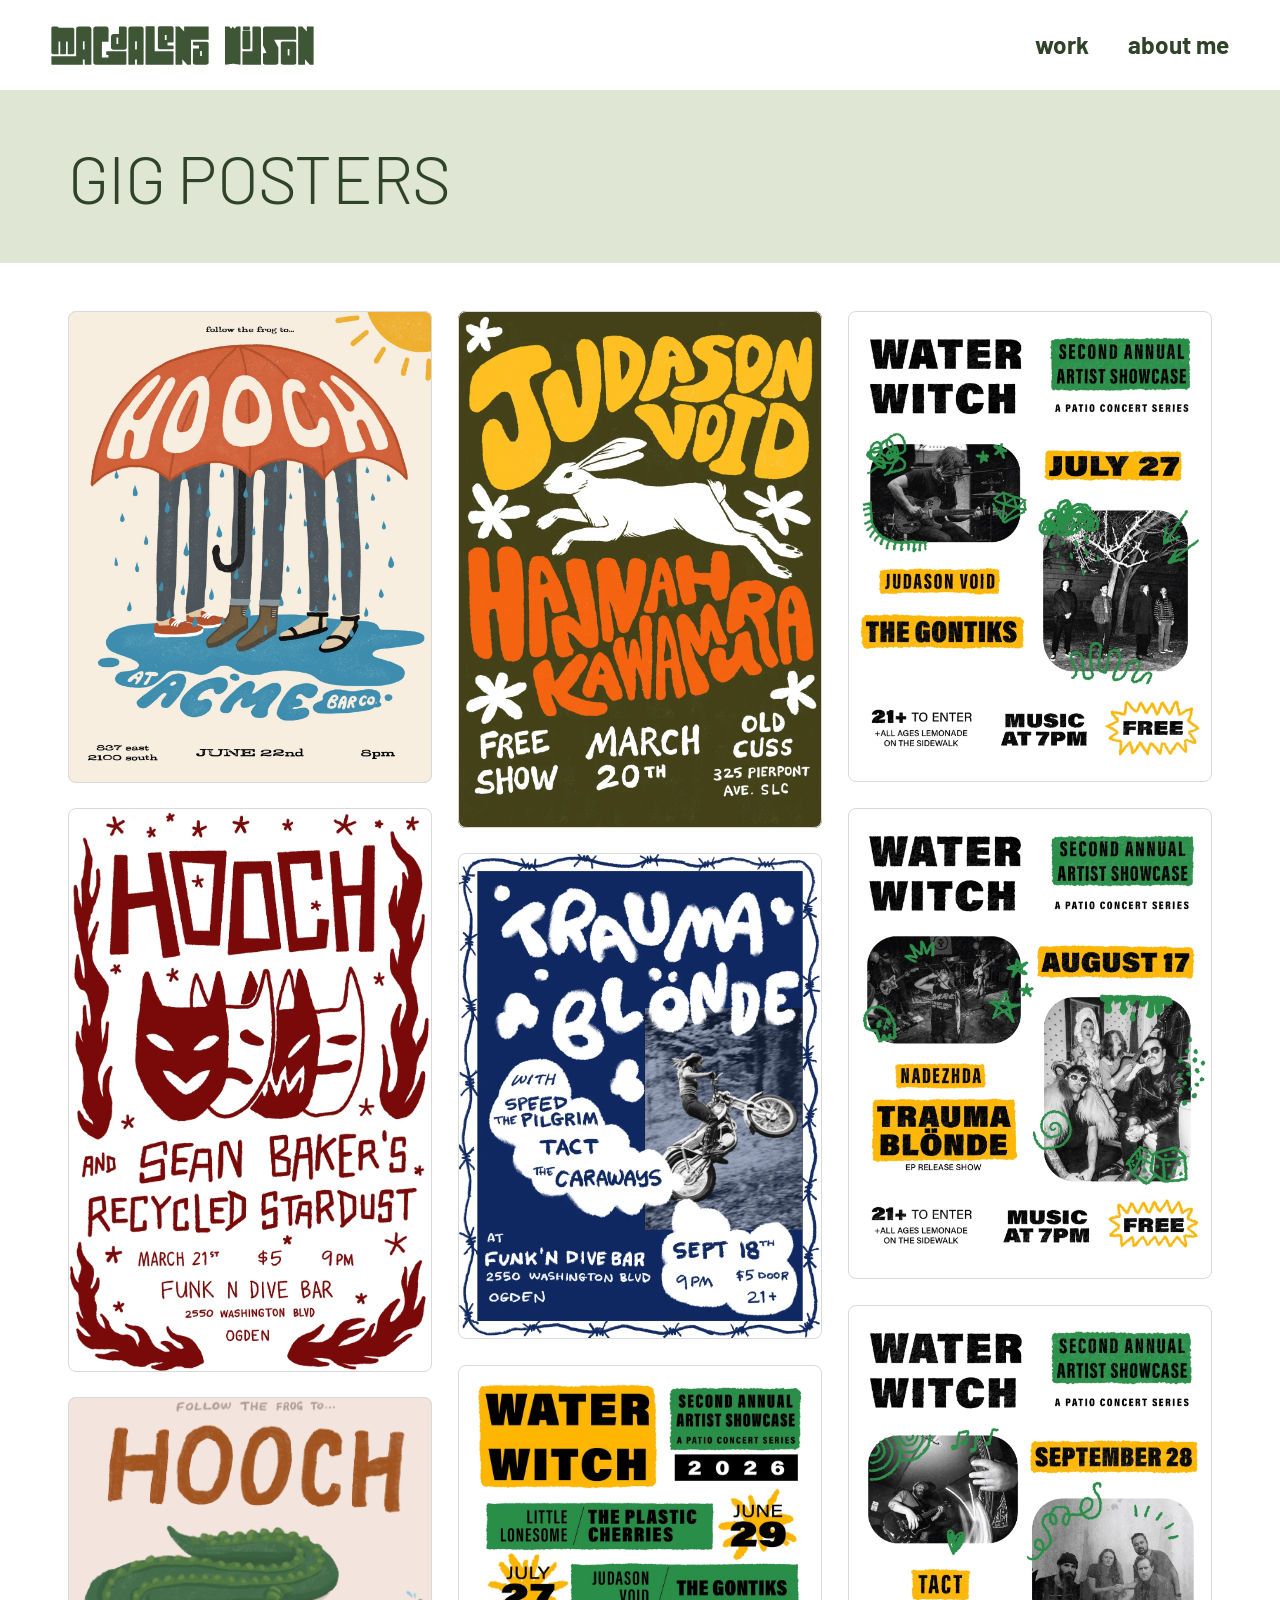
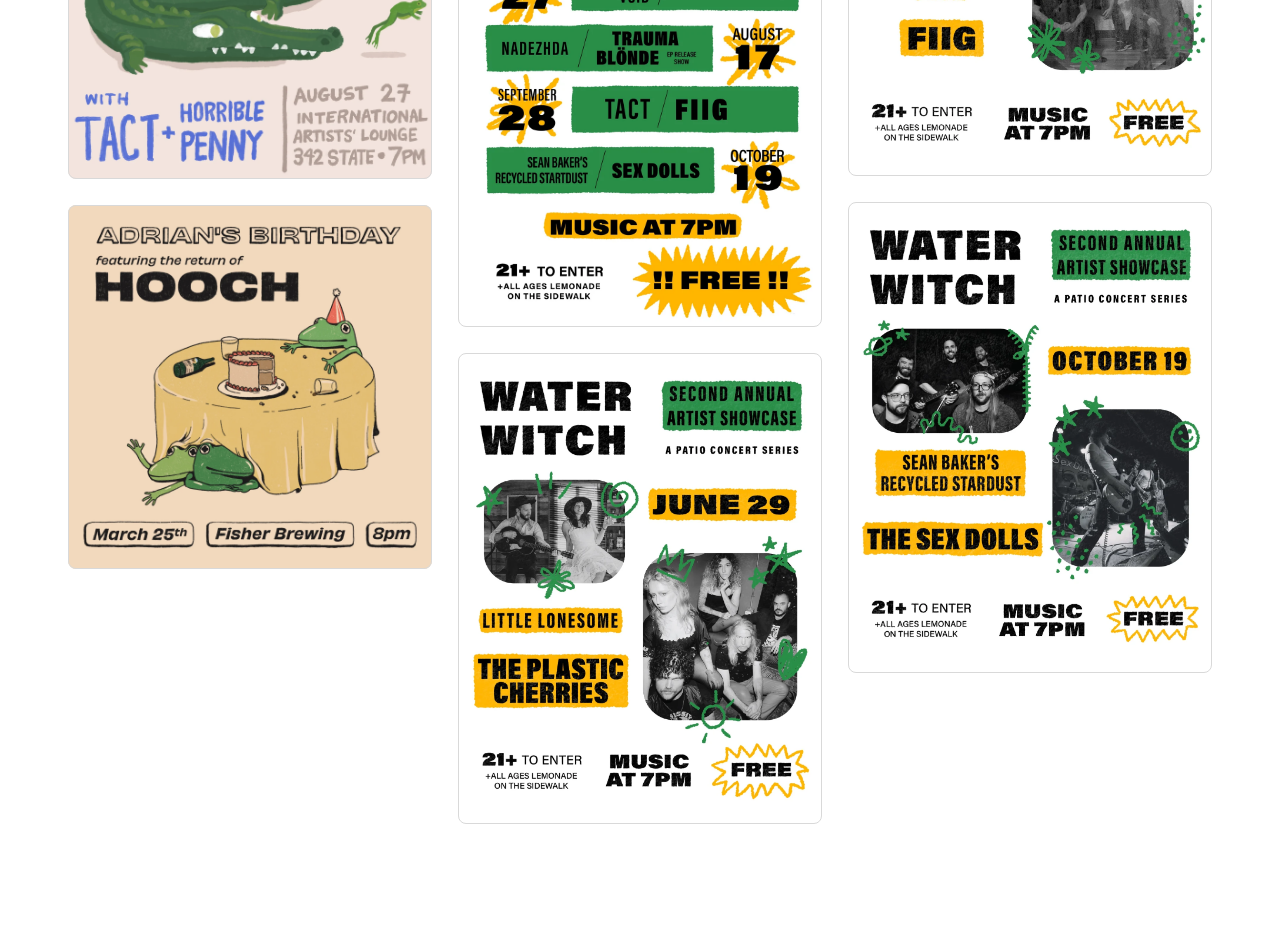
<file: work/hooch-posters.html>
<!doctype html>
<html lang="en">
<head>
<meta charset="utf-8">
<meta name="viewport" content="width=device-width, initial-scale=1, viewport-fit=cover">
<title>Gig Posters — Magdalena Wilson</title>
<meta name="description" content="Gig posters and show flyers by Magdalena Wilson.">
<link rel="icon" href="../assets/favicon.svg?v=2" type="image/svg+xml">
<link rel="icon" href="../assets/favicon.png?v=2" sizes="128x128">
<link rel="preconnect" href="https://fonts.googleapis.com"><link rel="preconnect" href="https://fonts.gstatic.com" crossorigin><link href="https://fonts.googleapis.com/css2?family=Barlow:ital,wght@0,300;0,400;0,500;0,600;0,700;1,300&display=swap" rel="stylesheet">
<link rel="stylesheet" href="../assets/site.css">
</head>
<body class="project-page">
<header class="site-head">
  <div class="head-in">
    <a class="logo" href="../index.html" aria-label="Magdalena Wilson, home"><img src="../assets/logo.svg" alt="Magdalena Wilson" width="388" height="58"></a>
    <nav class="site-nav" aria-label="Site"><a href="../index.html">work</a><a href="../about.html">about me</a></nav>
  </div>
</header>
<main id="main">
<article class="project wrap">
  <header class="proj-title">
    <h1>Gig Posters</h1>
  </header>
  <div class="gallery">
    <img class="zoom" src="../assets/img/hooch/acme.webp" alt="Hooch at Acme Bar Co., June 22nd: legs in jeans and sandals under an orange umbrella lettered “HOOCH” in the rain, standing in a blue puddle lettered “at Acme Bar Co.”" width="1236" height="1600">
    <img class="zoom" src="../assets/img/hooch/funk-n-dive.webp" alt="Dark red poster: “HOOCH and Sean Baker’s Recycled Stardust,” March 21st, $5, 9pm, Funk n Dive Bar, Ogden, with three masks, flames and stars" width="1035" height="1600">
    <img class="zoom" src="../assets/img/hooch/international.webp" alt="“Follow the frog to… HOOCH” in hand-painted brown letters above an alligator and a leaping frog, with Tact + Horrible Penny, August 27, International Artists’ Lounge, 342 State, 7pm" width="1525" height="1600">
    <img class="zoom" src="../assets/img/hooch/birthday.webp" alt="“Adrian’s Birthday featuring the return of HOOCH”: frogs in party hats around a table with a cake, with March 25th, Fisher Brewing, 8pm in outlined boxes" width="1600" height="1600">
    <img class="zoom" src="../assets/img/gigs/judason-void.webp" alt="Judason Void and Hannah Kawamura in big hand-painted yellow and orange letters around a leaping white hare, free show, March 20th, Old Cuss, 325 Pierpont Ave, SLC" width="1129" height="1600" loading="lazy">
    <img class="zoom" src="../assets/img/gigs/trauma-blonde.webp" alt="“Trauma Blönde” in fuzzy white hand-lettering over a photo of a motorcycle jump, with Speed the Pilgrim, Tact and The Caraways, Sept 18th, Funk ’n Dive Bar, Ogden, framed in a barbed-wire border" width="1199" height="1600" loading="lazy">
    <img class="zoom" src="../assets/img/gigs/water-witch-season.webp" alt="Water Witch second annual artist showcase, a patio concert series, 2026: the full lineup from June 29 to October 19 in green and yellow blocks, music at 7pm, 21+, free" width="1036" height="1600" loading="lazy">
    <img class="zoom" src="../assets/img/gigs/water-witch-june.webp" alt="Water Witch, June 29: Little Lonesome and The Plastic Cherries, with photos of each band ringed in green doodles" width="1237" height="1600" loading="lazy">
    <img class="zoom" src="../assets/img/gigs/water-witch-july.webp" alt="Water Witch, July 27: Judason Void and The Gontiks, with photos of each band" width="1237" height="1600" loading="lazy">
    <img class="zoom" src="../assets/img/gigs/water-witch-august.webp" alt="Water Witch, August 17: Nadezhda and Trauma Blönde’s EP release show, with photos of each band" width="1237" height="1600" loading="lazy">
    <img class="zoom" src="../assets/img/gigs/water-witch-sept.webp" alt="Water Witch, September 28: Tact and Fiig, with photos of each band" width="1237" height="1600" loading="lazy">
    <img class="zoom" src="../assets/img/gigs/water-witch-october.webp" alt="Water Witch, October 19: Sean Baker’s Recycled Stardust and The Sex Dolls, with photos of each band" width="1237" height="1600" loading="lazy">
  </div>
</article>
</main>
<script src="../assets/site.js" defer></script>
</body>
</html>
</file>
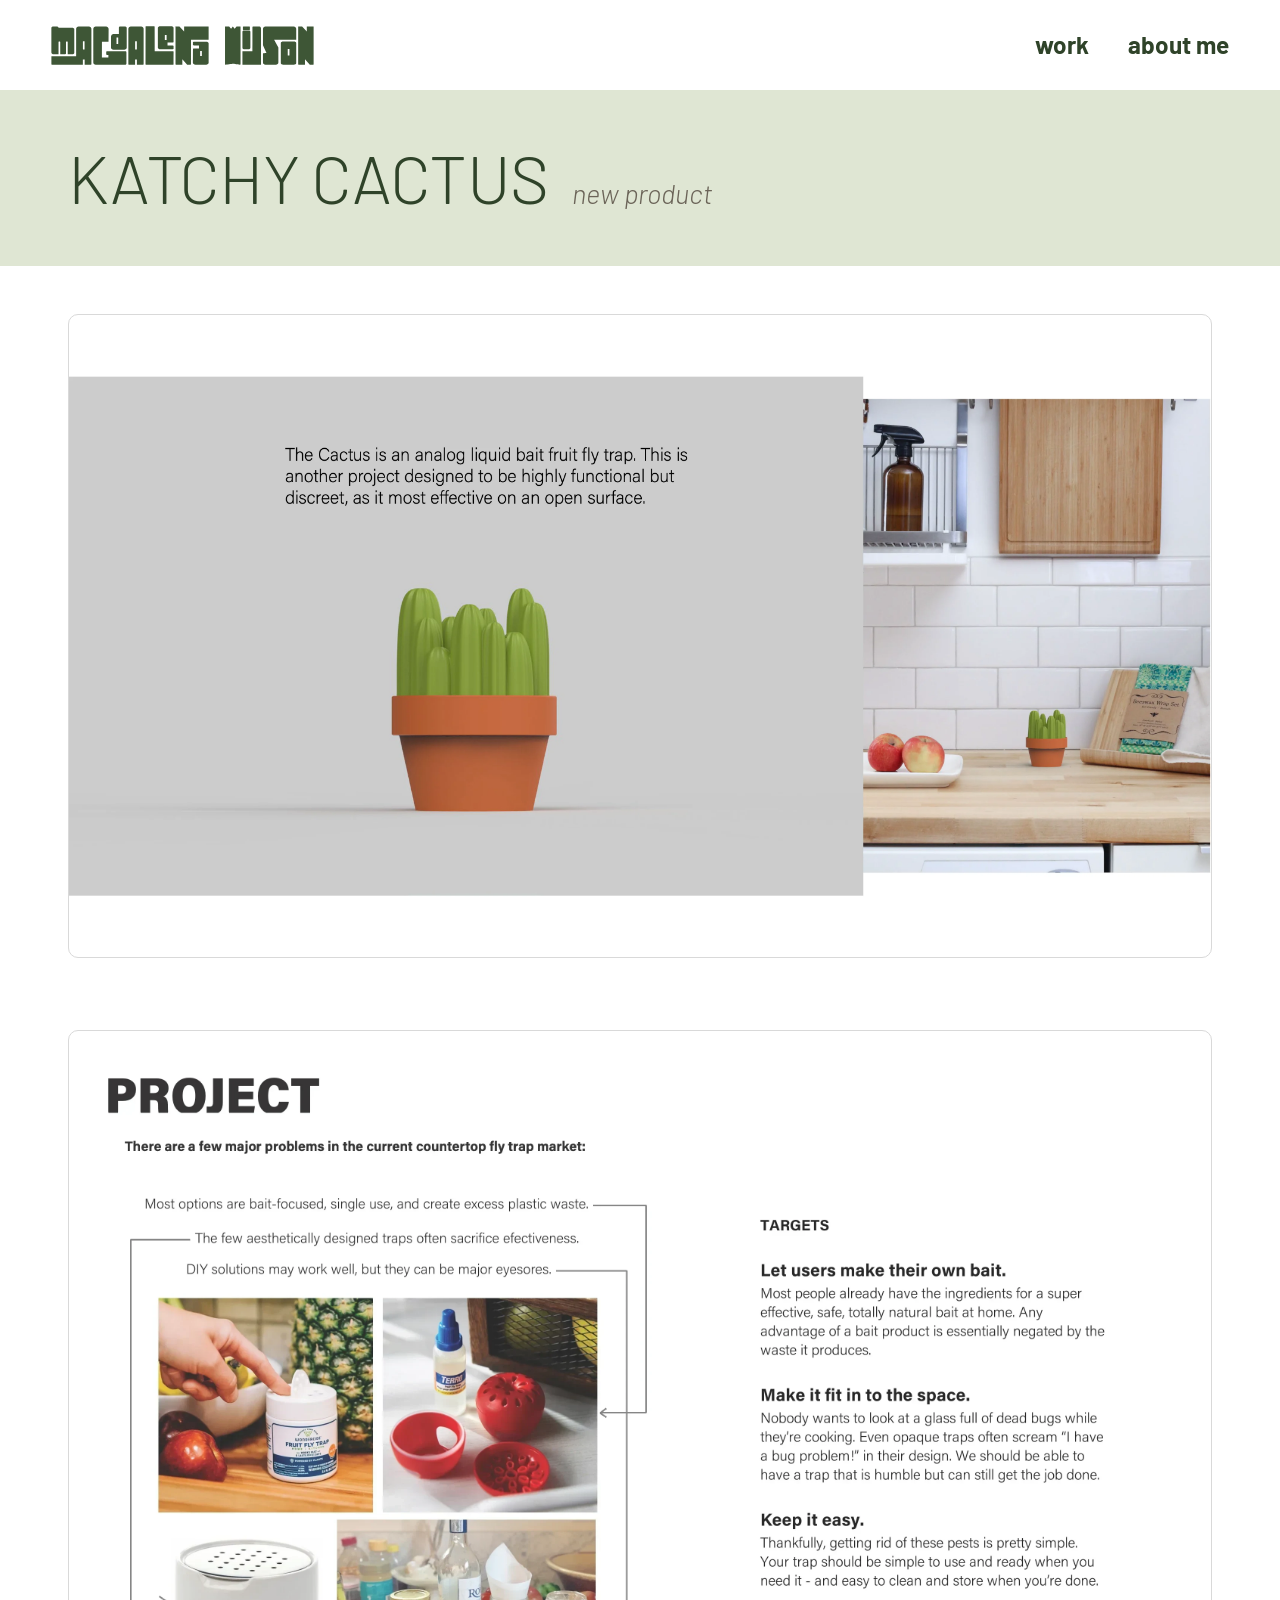
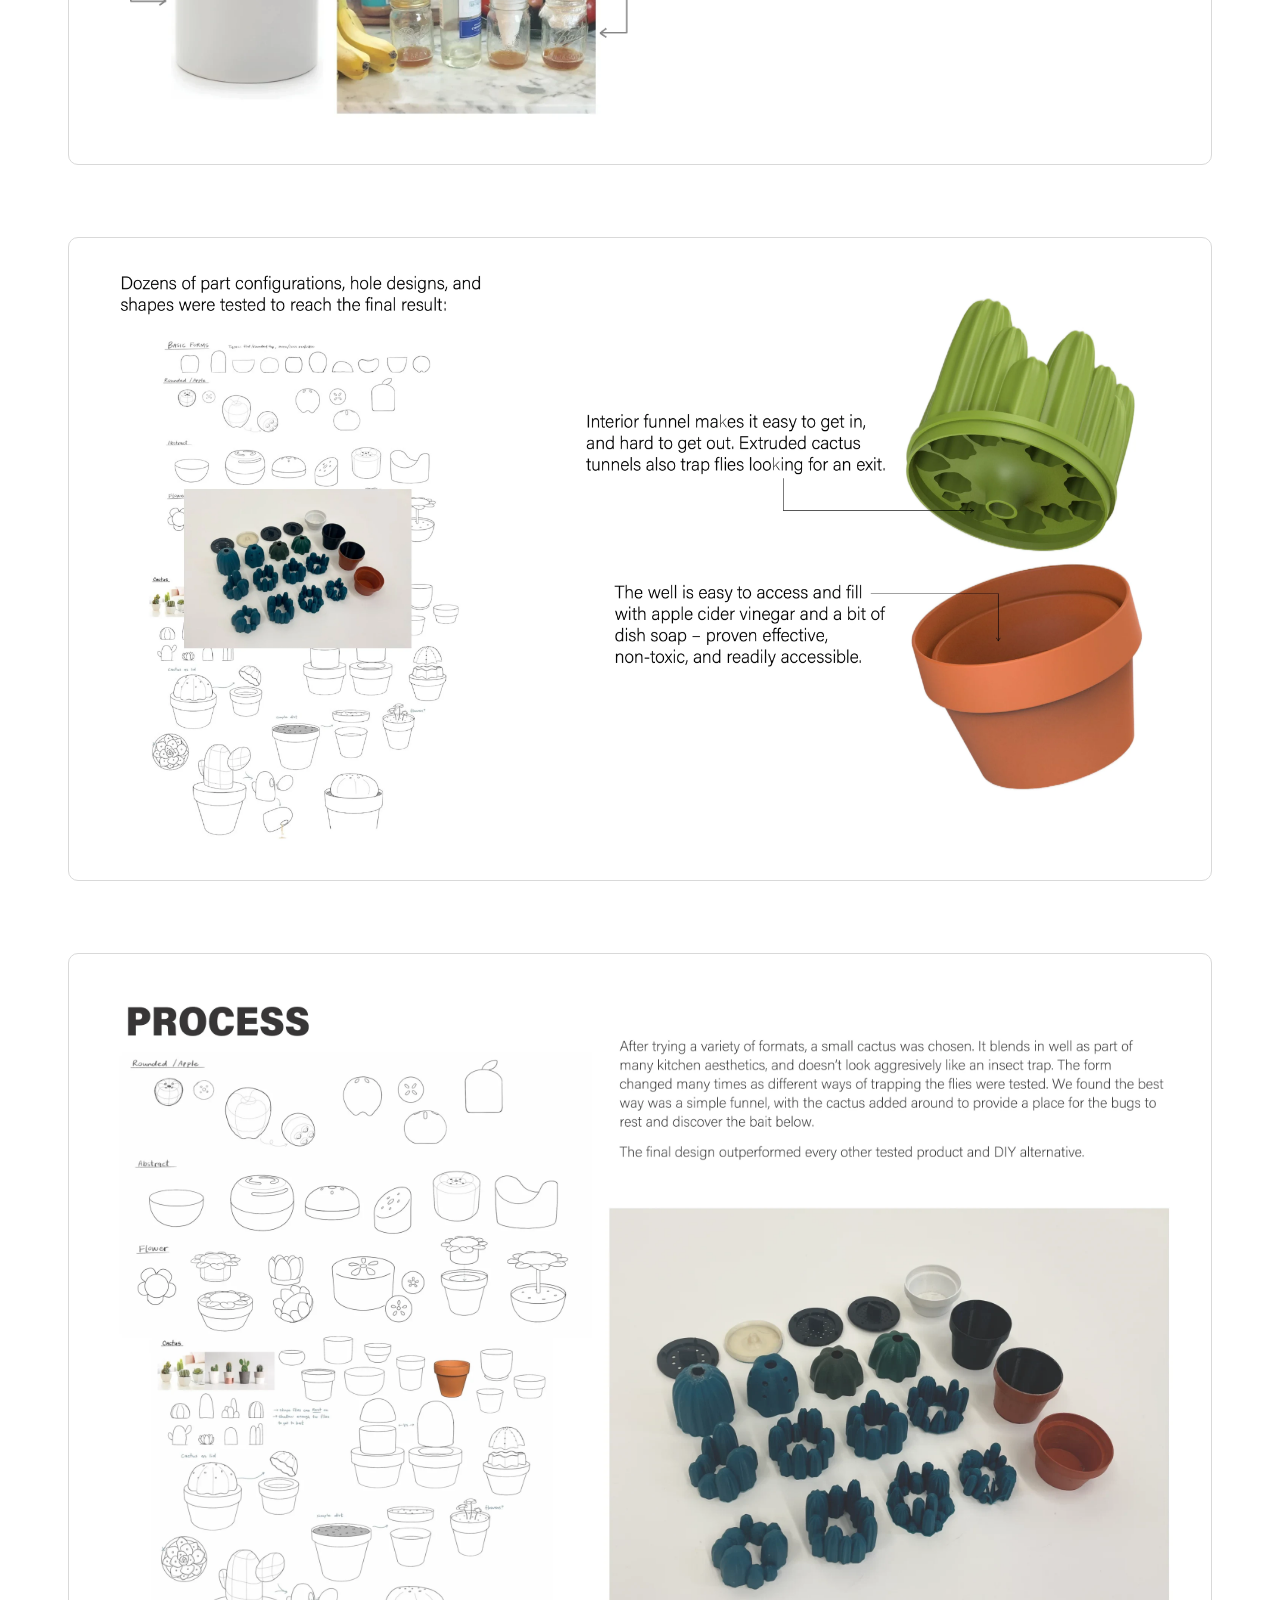
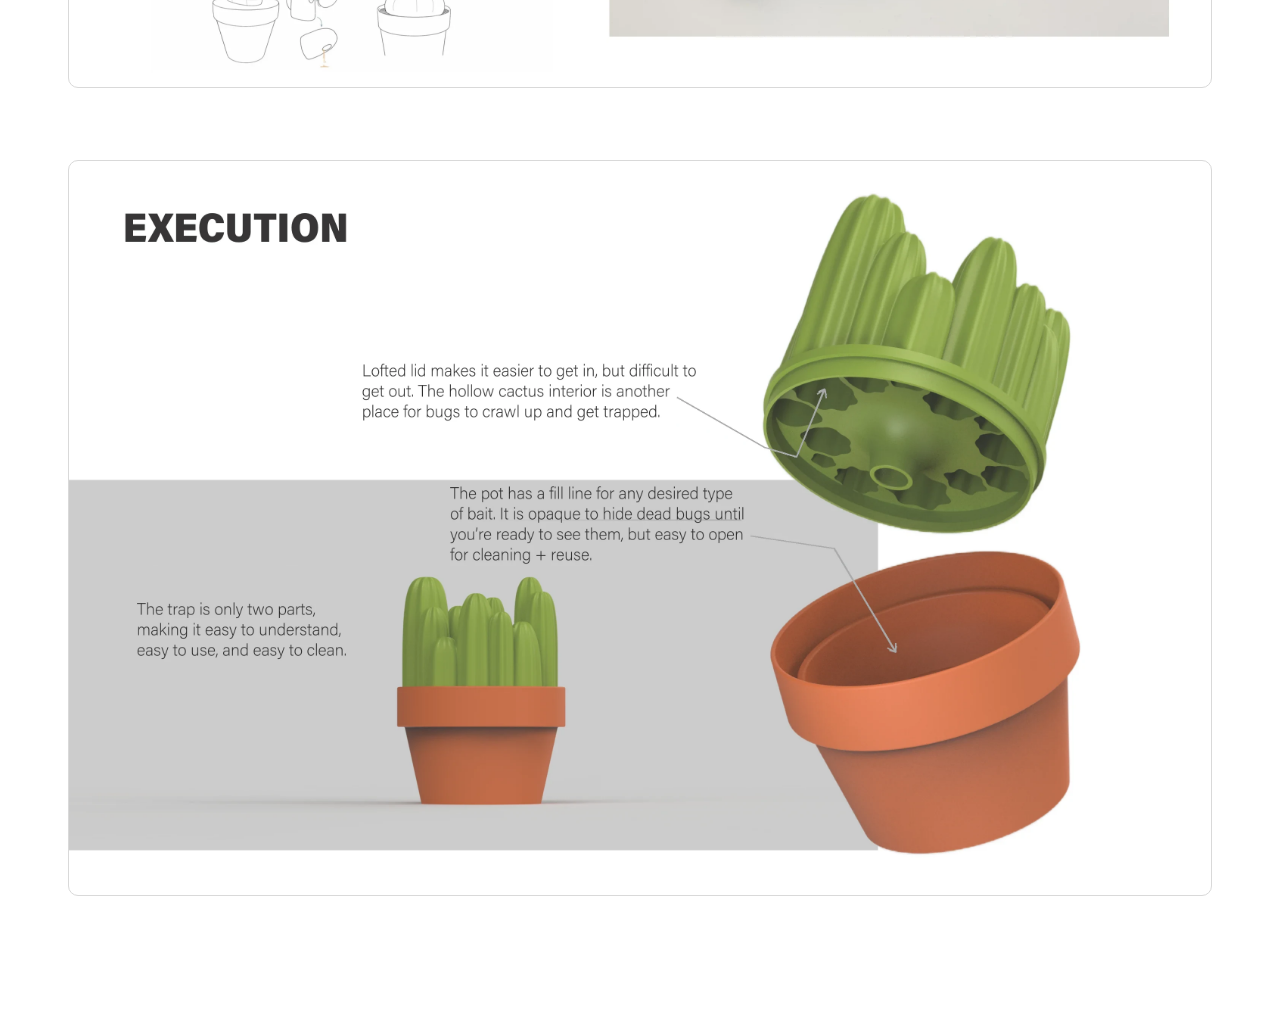
<file: work/katchy-cactus.html>
<!doctype html>
<html lang="en">
<head>
<meta charset="utf-8">
<meta name="viewport" content="width=device-width, initial-scale=1, viewport-fit=cover">
<title>Katchy Cactus — Magdalena Wilson</title>
<meta name="description" content="Katchy Cactus, new product. By Magdalena Wilson.">
<link rel="icon" href="../assets/favicon.svg?v=2" type="image/svg+xml">
<link rel="icon" href="../assets/favicon.png?v=2" sizes="128x128">
<link rel="preconnect" href="https://fonts.googleapis.com"><link rel="preconnect" href="https://fonts.gstatic.com" crossorigin><link href="https://fonts.googleapis.com/css2?family=Barlow:ital,wght@0,300;0,400;0,500;0,600;0,700;1,300&display=swap" rel="stylesheet">
<link rel="stylesheet" href="../assets/site.css">
</head>
<body class="project-page">
<header class="site-head">
  <div class="head-in">
    <a class="logo" href="../index.html" aria-label="Magdalena Wilson, home"><img src="../assets/logo.svg" alt="Magdalena Wilson" width="388" height="58"></a>
    <nav class="site-nav" aria-label="Site"><a href="../index.html">work</a><a href="../about.html">about me</a></nav>
  </div>
</header>
<main id="main">
<article class="project wrap">
  <header class="proj-title">
    <h1>Katchy Cactus</h1>
    <p class="meta">new product</p>
  </header>
  <figure class="shot page"><img src="../assets/img/katchy-cactus/page-7.webp" alt="Portfolio page: a render of the Katchy Cactus, a green ribbed cactus in a terracotta pot, with the text “The Cactus is an analog liquid bait fruit fly trap. This is another project designed to be highly functional but discreet, as it most effective on an open surface,” beside a photo of the trap on a kitchen counter next to apples." width="3840" height="2160" class="zoom"></figure>
  <figure class="shot page"><img src="../assets/img/katchy-cactus/problem.webp" alt="Project: there are a few major problems in the current countertop fly trap market. Most options are bait-focused, single use, and create excess plastic waste. The few aesthetically designed traps often sacrifice effectiveness. DIY solutions may work well, but they can be major eyesores. Targets: Let users make their own bait. Make it fit in to the space. Keep it easy." width="3024" height="1944" class="zoom" loading="lazy"></figure>
  <figure class="shot page"><img src="../assets/img/katchy-cactus/page-8.webp" alt="Portfolio page: a sheet of trap concept sketches with a photo of 3D-printed prototypes, under the text “Dozens of part configurations, hole designs, and shapes were tested to reach the final result.” Beside it, an exploded render of the cactus lid and pot with callouts: Interior funnel makes it easy to get in, and hard to get out. Extruded cactus tunnels also trap flies looking for an exit. The well is easy to access and fill with apple cider vinegar and a bit of dish soap – proven effective, non-toxic, and readily accessible." width="3840" height="2160" class="zoom" loading="lazy"></figure>
  <figure class="shot page"><img src="../assets/img/katchy-cactus/process.webp" alt="Process: sketches of rounded, abstract, flower and cactus trap forms and a photo of 3D-printed prototype parts, with the text: After trying a variety of formats, a small cactus was chosen. It blends in well as part of many kitchen aesthetics, and doesn’t look aggressively like an insect trap. The form changed many times as different ways of trapping the flies were tested. We found the best way was a simple funnel, with the cactus added around to provide a place for the bugs to rest and discover the bait below. The final design outperformed every other tested product and DIY alternative." width="3024" height="1944" class="zoom" loading="lazy"></figure>
  <figure class="shot page"><img src="../assets/img/katchy-cactus/execution.webp" alt="Execution: the cactus lid and terracotta pot shown apart. Lofted lid makes it easier to get in, but difficult to get out; the hollow cactus interior is another place for bugs to crawl up and get trapped. The pot has a fill line for any desired type of bait; it is opaque to hide dead bugs until you’re ready to see them, but easy to open for cleaning and reuse. The trap is only two parts, making it easy to understand, easy to use, and easy to clean." width="3024" height="1944" class="zoom" loading="lazy"></figure>
</article>
</main>
<script src="../assets/site.js" defer></script>
</body>
</html>
</file>
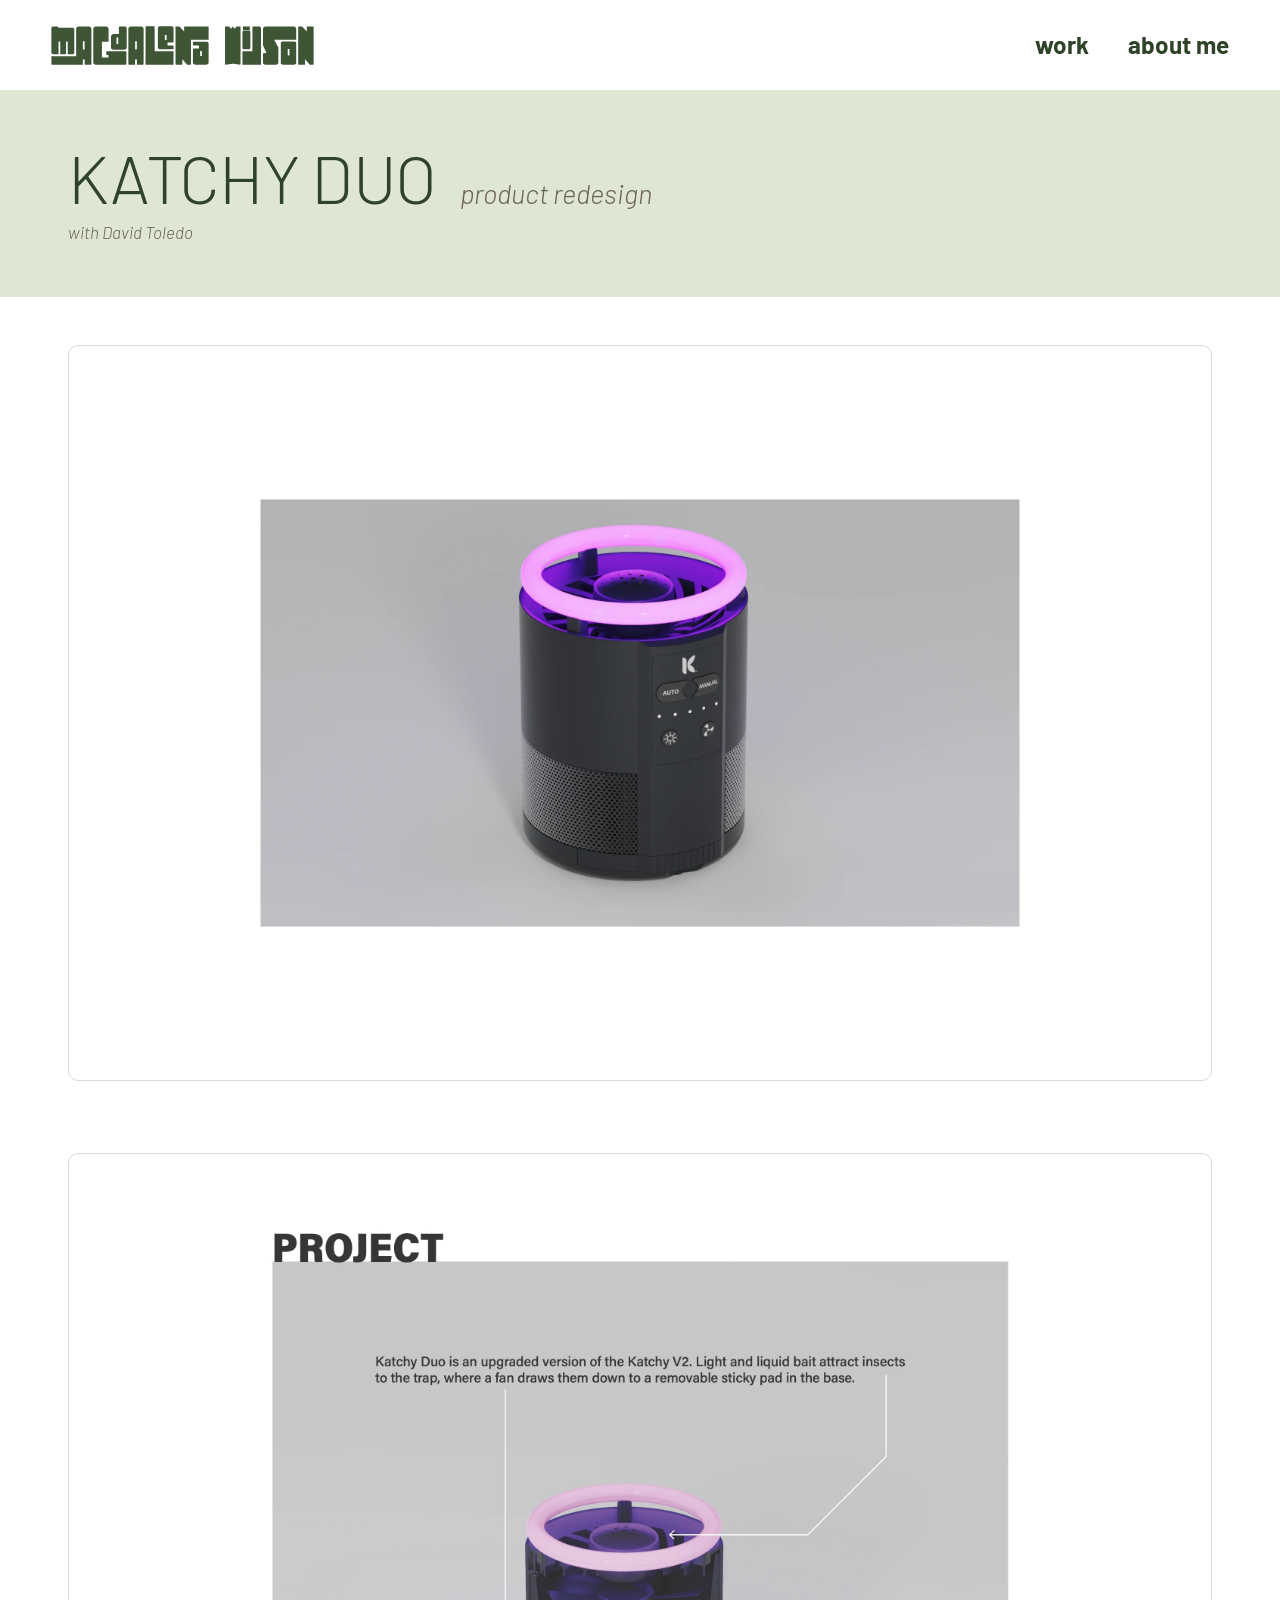
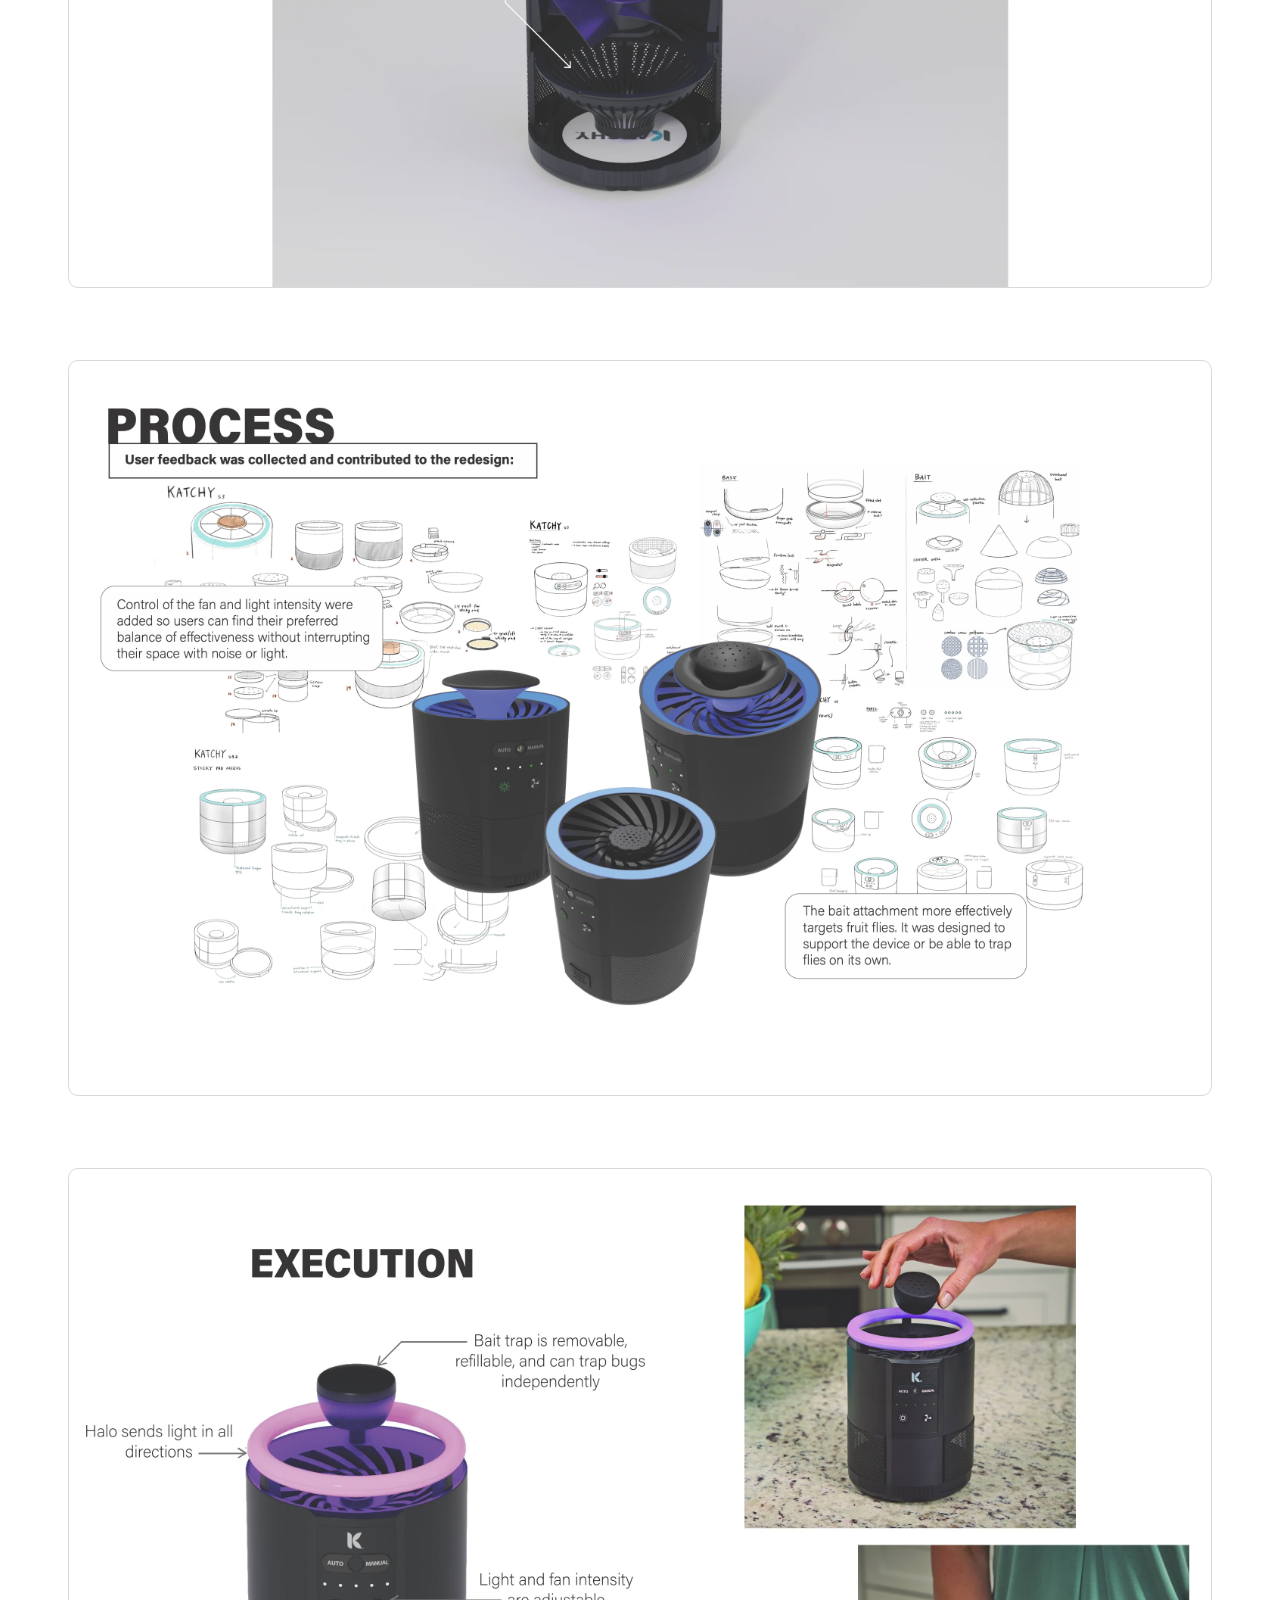
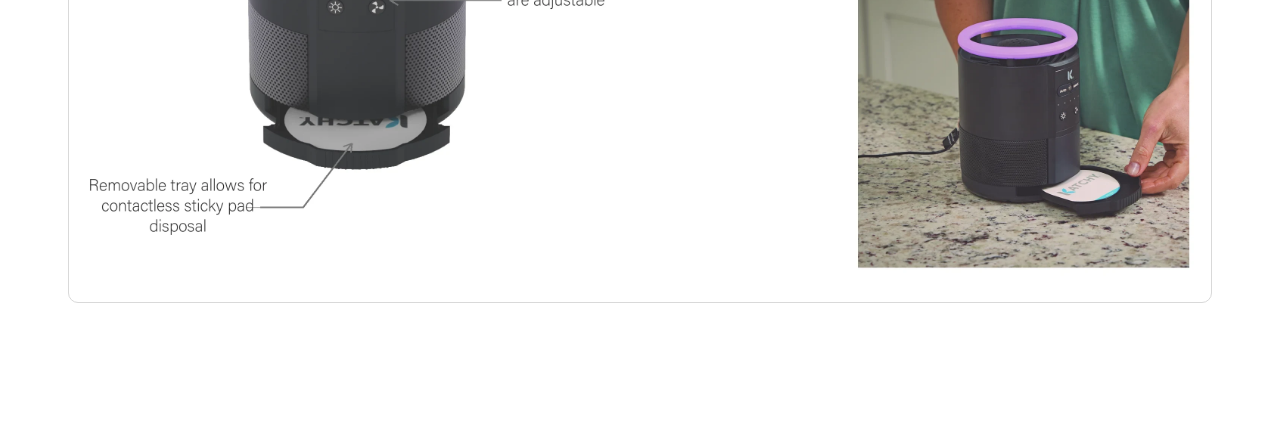
<file: work/katchy-duo.html>
<!doctype html>
<html lang="en">
<head>
<meta charset="utf-8">
<meta name="viewport" content="width=device-width, initial-scale=1, viewport-fit=cover">
<title>Katchy Duo — Magdalena Wilson</title>
<meta name="description" content="Katchy Duo, a redesigned fruit fly trap. By Magdalena Wilson with David Toledo.">
<link rel="icon" href="../assets/favicon.svg?v=2" type="image/svg+xml">
<link rel="icon" href="../assets/favicon.png?v=2" sizes="128x128">
<link rel="preconnect" href="https://fonts.googleapis.com"><link rel="preconnect" href="https://fonts.gstatic.com" crossorigin><link href="https://fonts.googleapis.com/css2?family=Barlow:ital,wght@0,300;0,400;0,500;0,600;0,700;1,300&display=swap" rel="stylesheet">
<link rel="stylesheet" href="../assets/site.css">
</head>
<body class="project-page">
<header class="site-head">
  <div class="head-in">
    <a class="logo" href="../index.html" aria-label="Magdalena Wilson, home"><img src="../assets/logo.svg" alt="Magdalena Wilson" width="388" height="58"></a>
    <nav class="site-nav" aria-label="Site"><a href="../index.html">work</a><a href="../about.html">about me</a></nav>
  </div>
</header>
<main id="main">
<article class="project wrap">
  <header class="proj-title">
    <h1>Katchy Duo</h1>
    <p class="meta">product redesign</p>
    <p class="collab">with David Toledo</p>
  </header>
  <figure class="shot page"><img src="../assets/img/katchy-duo/page-1.webp" alt="Render of the Katchy Duo: a black cylindrical insect trap with a glowing purple halo ring on top and a control panel on the front" width="3024" height="1944" class="zoom"></figure>
  <figure class="shot page"><img src="../assets/img/katchy-duo/page-2.webp" alt="Project: a cutaway render with the text: Katchy Duo is an upgraded version of the Katchy V2. Light and liquid bait attract insects to the trap, where a fan draws them down to a removable sticky pad in the base." width="3024" height="1944" class="zoom" loading="lazy"></figure>
  <figure class="shot page"><img src="../assets/img/katchy-duo/page-3.webp" alt="Process: user feedback was collected and contributed to the redesign. Sketch sheets and renders of three concepts, with notes: control of the fan and light intensity were added so users can find their preferred balance of effectiveness without interrupting their space with noise or light; the bait attachment more effectively targets fruit flies and was designed to support the device or be able to trap flies on its own." width="3024" height="1944" class="zoom" loading="lazy"></figure>
  <figure class="shot page"><img src="../assets/img/katchy-duo/page-4.webp" alt="Execution: a labelled render (bait trap is removable, refillable, and can trap bugs independently; halo sends light in all directions; light and fan intensity are adjustable; removable tray allows for contactless sticky pad disposal) beside lifestyle photos of the trap on a kitchen counter, the bait cap being lifted off, and the tray being removed" width="3024" height="1944" class="zoom" loading="lazy"></figure>
</article>
</main>
<script src="../assets/site.js" defer></script>
</body>
</html>
</file>
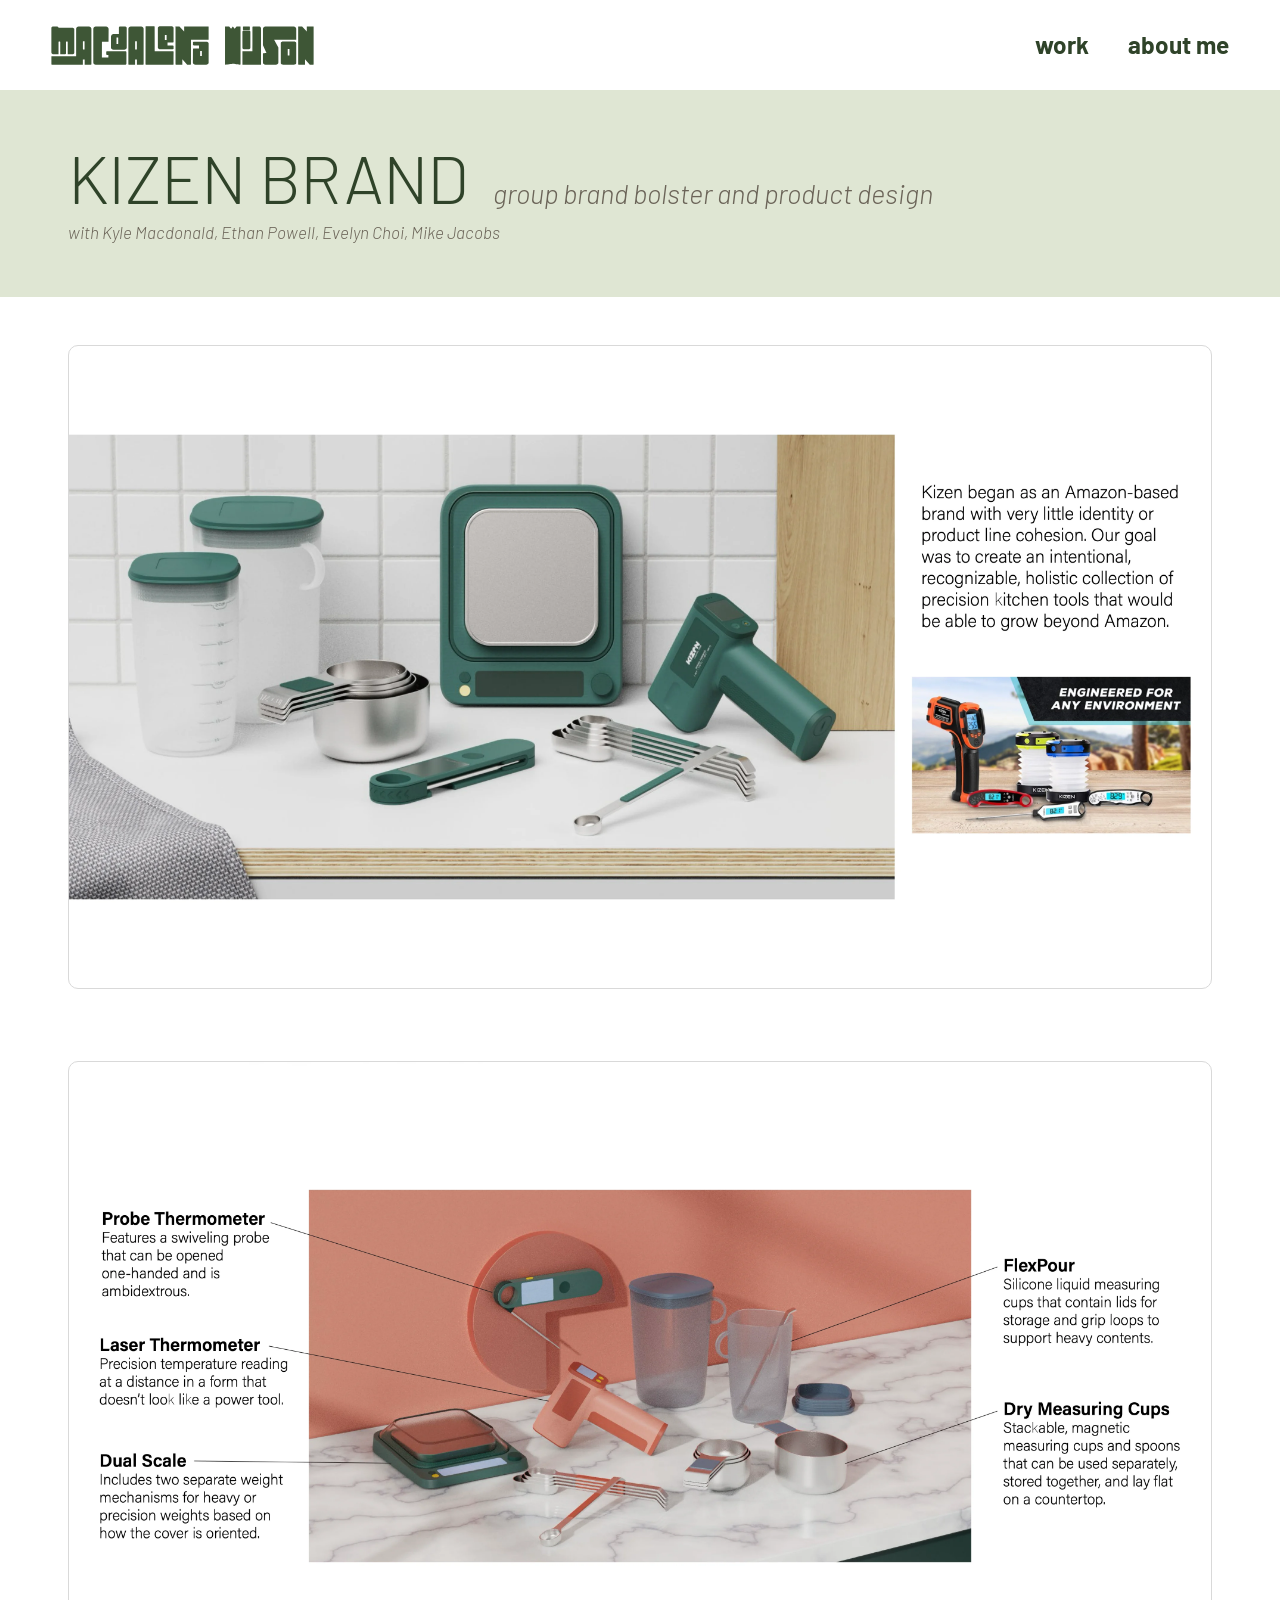
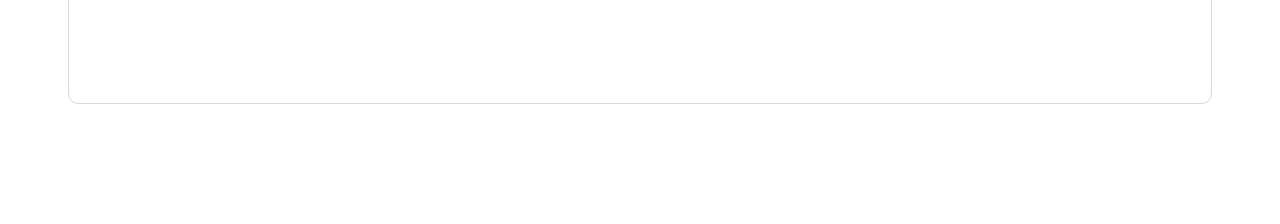
<file: work/kizen-brand.html>
<!doctype html>
<html lang="en">
<head>
<meta charset="utf-8">
<meta name="viewport" content="width=device-width, initial-scale=1, viewport-fit=cover">
<title>Kizen Brand — Magdalena Wilson</title>
<meta name="description" content="Kizen Brand, group brand bolster and product design. By Magdalena Wilson.">
<link rel="icon" href="../assets/favicon.svg?v=2" type="image/svg+xml">
<link rel="icon" href="../assets/favicon.png?v=2" sizes="128x128">
<link rel="preconnect" href="https://fonts.googleapis.com"><link rel="preconnect" href="https://fonts.gstatic.com" crossorigin><link href="https://fonts.googleapis.com/css2?family=Barlow:ital,wght@0,300;0,400;0,500;0,600;0,700;1,300&display=swap" rel="stylesheet">
<link rel="stylesheet" href="../assets/site.css">
</head>
<body class="project-page">
<header class="site-head">
  <div class="head-in">
    <a class="logo" href="../index.html" aria-label="Magdalena Wilson, home"><img src="../assets/logo.svg" alt="Magdalena Wilson" width="388" height="58"></a>
    <nav class="site-nav" aria-label="Site"><a href="../index.html">work</a><a href="../about.html">about me</a></nav>
  </div>
</header>
<main id="main">
<article class="project wrap">
  <header class="proj-title">
    <h1>Kizen Brand</h1>
    <p class="meta">group brand bolster and product design</p>
    <p class="collab">with Kyle Macdonald, Ethan Powell, Evelyn Choi, Mike Jacobs</p>
  </header>
  <figure class="shot page"><img src="../assets/img/kizen/page-5.webp" alt="Portfolio page: Kizen kitchen tools in deep green and brushed steel on a white tiled counter, beside the text “Kizen began as an Amazon-based brand with very little identity or product line cohesion. Our goal was to create an intentional, recognizable, holistic collection of precision kitchen tools that would be able to grow beyond Amazon,” and the brand’s earlier Amazon listing image." width="3840" height="2160" class="zoom"></figure>
  <figure class="shot page"><img src="../assets/img/kizen/page-6.webp" alt="Portfolio page: the Kizen collection in coral and green on a marble counter, with callouts. Probe Thermometer: features a swiveling probe that can be opened one-handed and is ambidextrous. Laser Thermometer: precision temperature reading at a distance in a form that doesn’t look like a power tool. Dual Scale: includes two separate weight mechanisms for heavy or precision weights based on how the cover is oriented. FlexPour: silicone liquid measuring cups that contain lids for storage and grip loops to support heavy contents. Dry Measuring Cups: stackable, magnetic measuring cups and spoons that can be used separately, stored together, and lay flat on a countertop." width="3840" height="2160" class="zoom" loading="lazy"></figure>
</article>
</main>
<script src="../assets/site.js" defer></script>
</body>
</html>
</file>
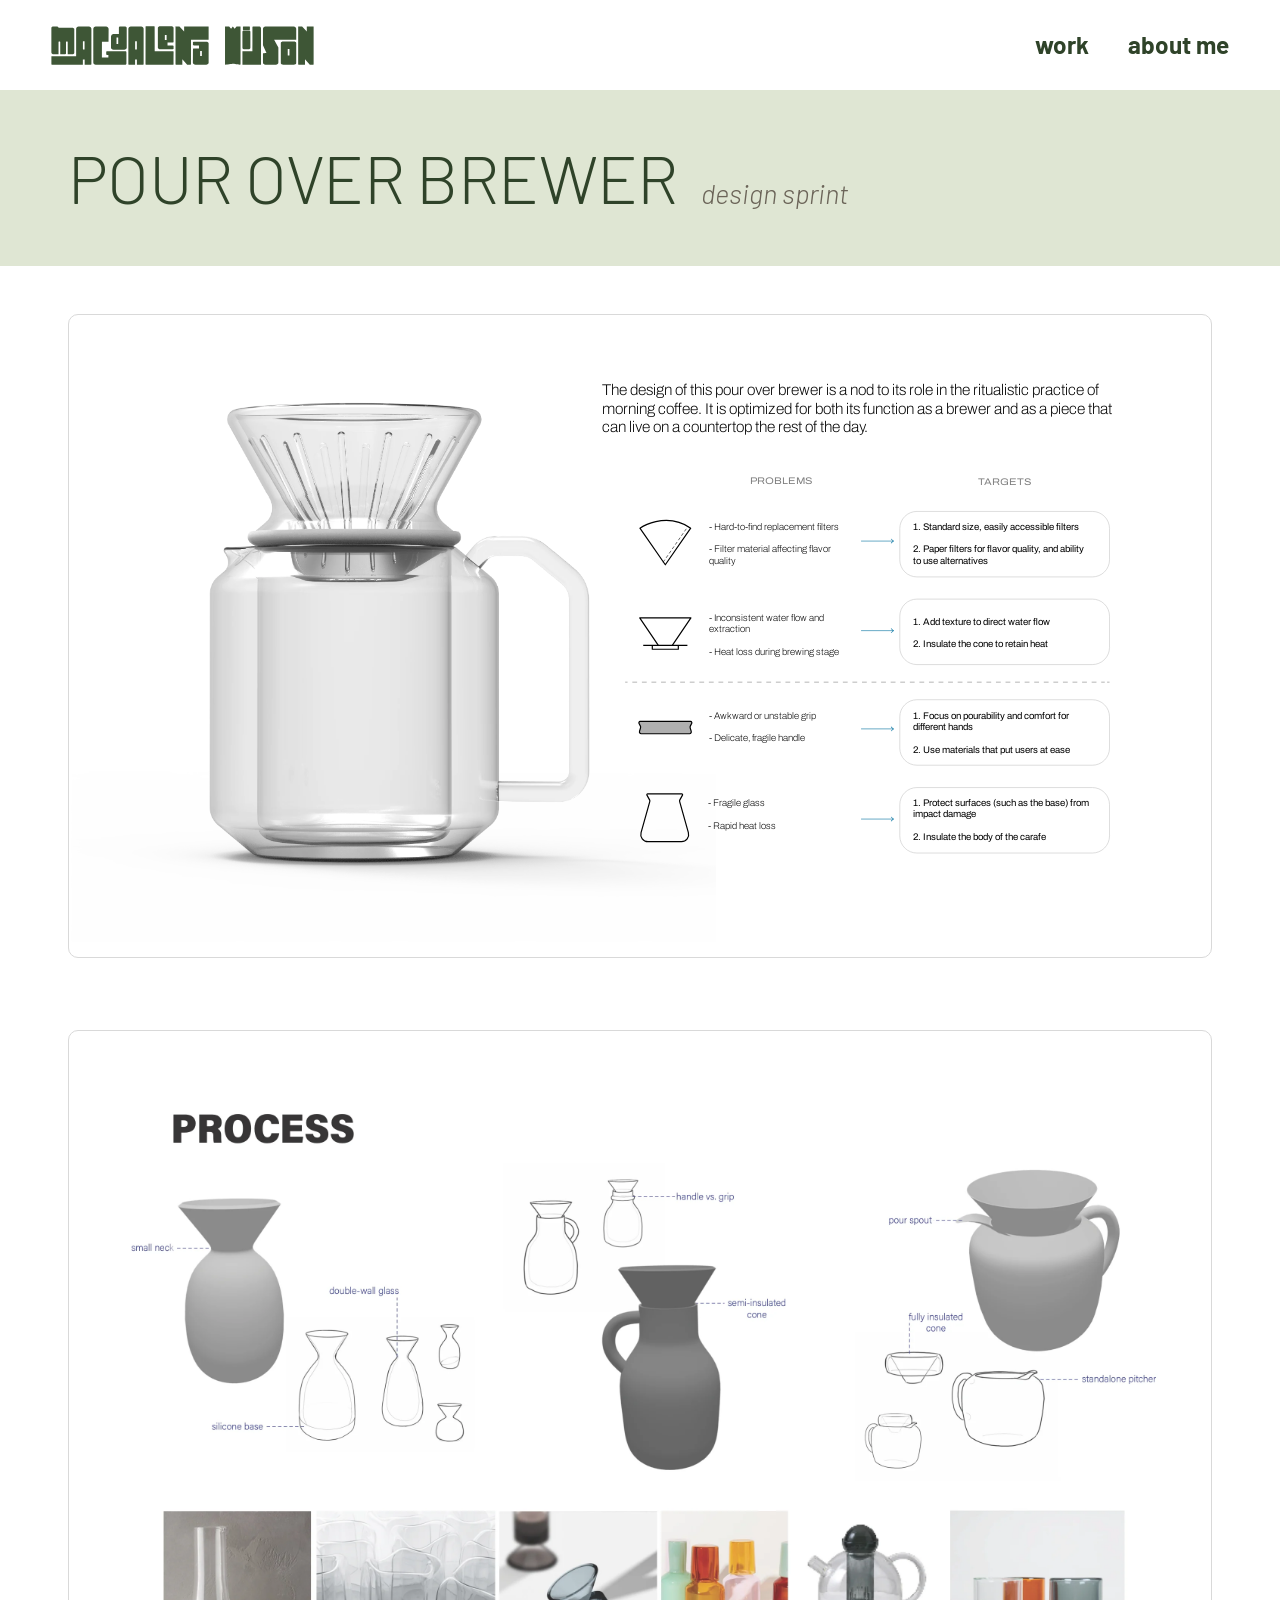
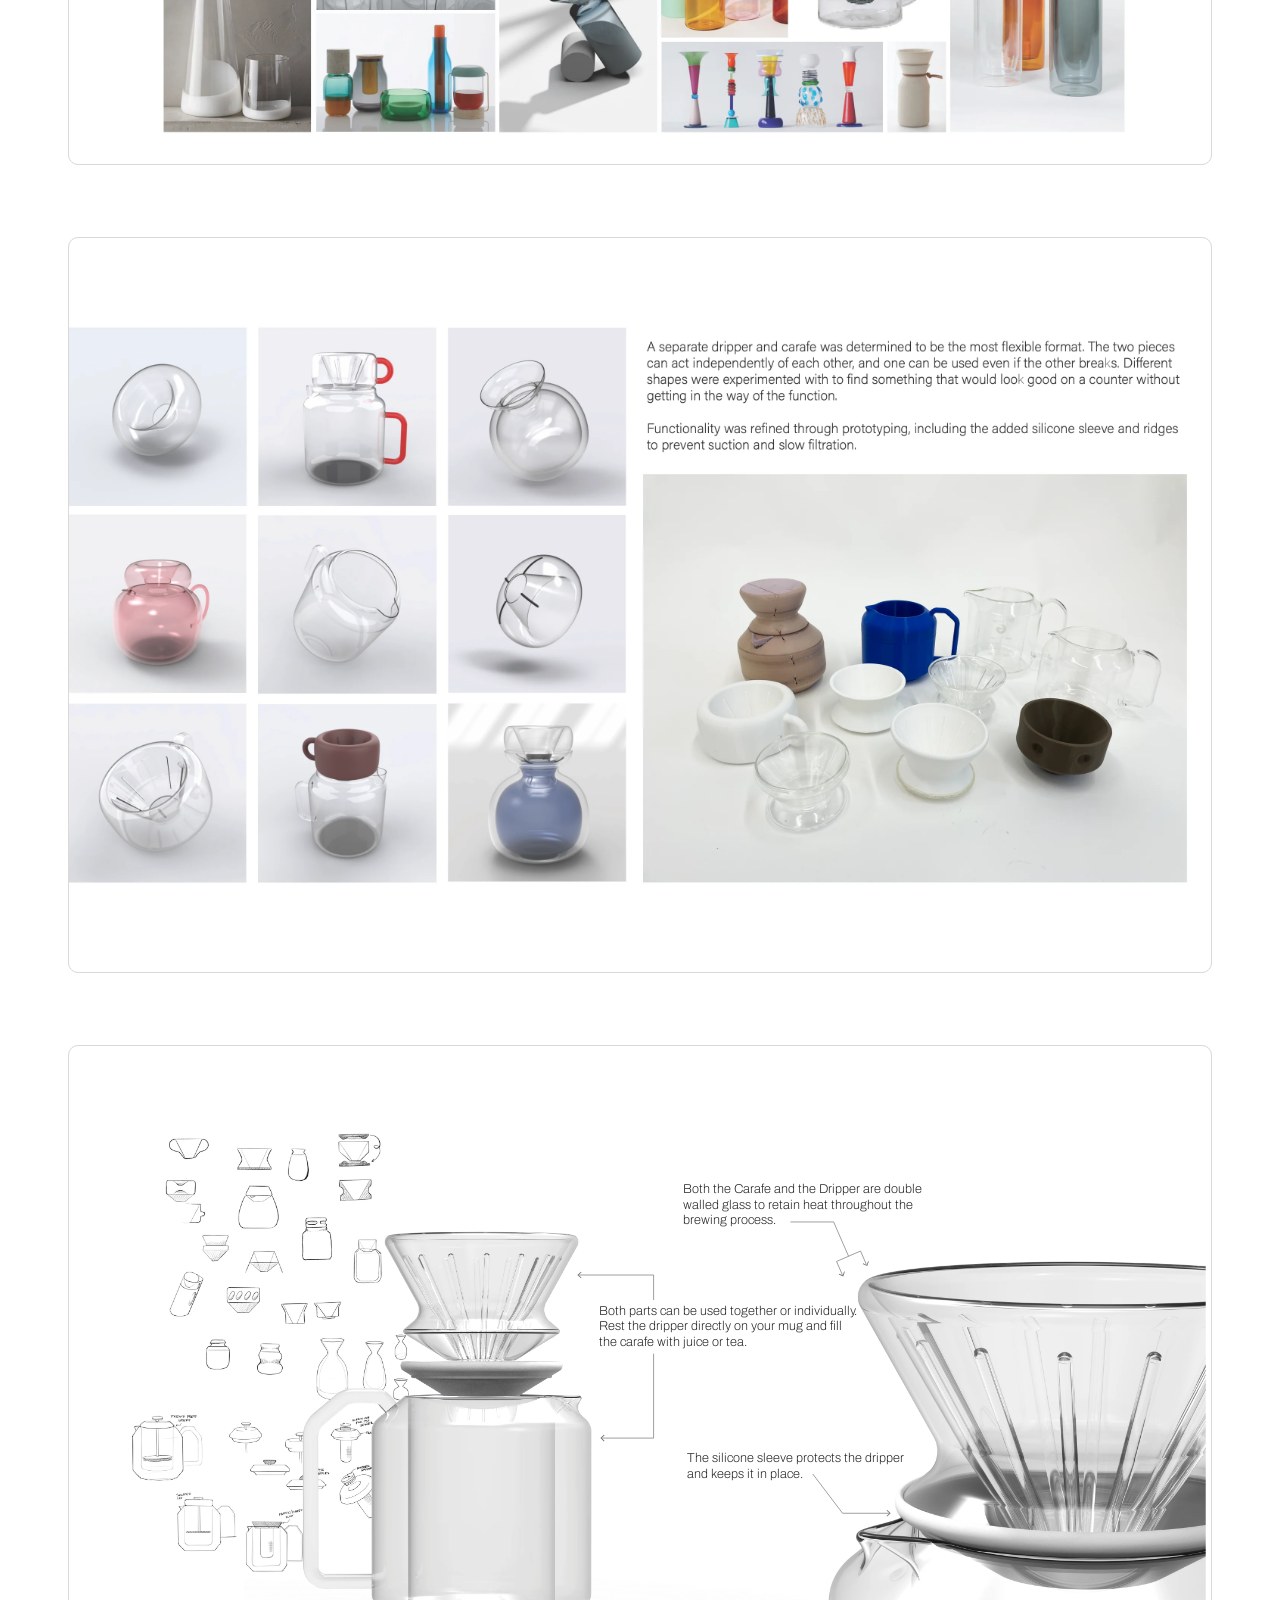
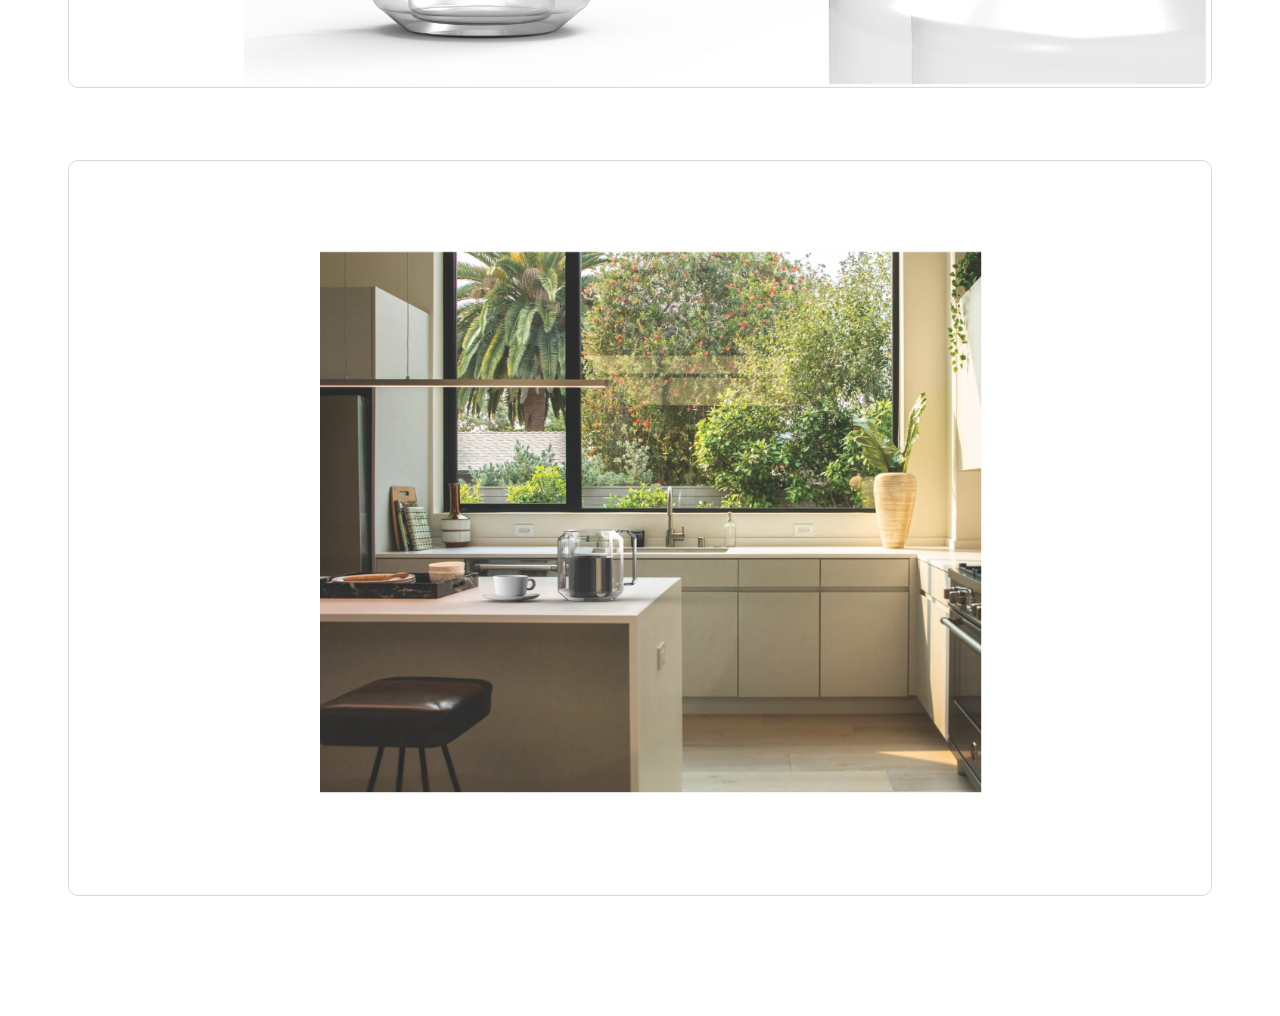
<file: work/pour-over-brewer.html>
<!doctype html>
<html lang="en">
<head>
<meta charset="utf-8">
<meta name="viewport" content="width=device-width, initial-scale=1, viewport-fit=cover">
<title>Pour Over Brewer — Magdalena Wilson</title>
<meta name="description" content="Pour Over Brewer, design sprint. By Magdalena Wilson.">
<link rel="icon" href="../assets/favicon.svg?v=2" type="image/svg+xml">
<link rel="icon" href="../assets/favicon.png?v=2" sizes="128x128">
<link rel="preconnect" href="https://fonts.googleapis.com"><link rel="preconnect" href="https://fonts.gstatic.com" crossorigin><link href="https://fonts.googleapis.com/css2?family=Archivo:wdth,wght@62..125,100..900&family=Barlow:ital,wght@0,300;0,400;0,500;0,600;0,700;1,300&display=swap" rel="stylesheet">
<link rel="stylesheet" href="../assets/site.css">
</head>
<body class="project-page">
<header class="site-head">
  <div class="head-in">
    <a class="logo" href="../index.html" aria-label="Magdalena Wilson, home"><img src="../assets/logo.svg" alt="Magdalena Wilson" width="388" height="58"></a>
    <nav class="site-nav" aria-label="Site"><a href="../index.html">work</a><a href="../about.html">about me</a></nav>
  </div>
</header>
<main id="main">
<article class="project wrap">
  <header class="proj-title">
    <h1>Pour Over Brewer</h1>
    <p class="meta">design sprint</p>
  </header>
  <figure class="shot slide"><svg role="img" aria-label="A render of the glass pour over brewer beside the text: The design of this pour over brewer is a nod to its role in the ritualistic practice of morning coffee. It is optimized for both its function as a brewer and as a piece that can live on a countertop the rest of the day. A table of problems and targets for the filter, dripper, handle and carafe." class="zoom-svg" tabindex="0" xmlns="http://www.w3.org/2000/svg" xmlns:xlink="http://www.w3.org/1999/xlink" viewBox="0 0 1920 1080">
  <defs>
    <style>
      .a3-1 {
        font-size: 71px;
        font-variation-settings: 'wght' 300, 'wdth' 115, 'slnt' 0;
        font-weight: 300;
      }

      .a3-2 {
        font-variation-settings: 'wght' 400, 'wdth' 100, 'slnt' 0;
      }

      .a3-2, .a3-3, .a3-4 {
        font-size: 16.1px;
      }

      .a3-3, .a3-5, .a3-6 {
        font-variation-settings: 'wght' 194, 'wdth' 100, 'slnt' 0;
      }

      .a3-7 {
        font-size: 100px;
        font-variation-settings: 'wght' 600, 'wdth' 115, 'slnt' 0;
        font-weight: 600;
      }

      .a3-8 {
        stroke: #c6c6c6;
      }

      .a3-8, .a3-9, .a3-10, .a3-11, .a3-12, .a3-13 {
        fill: none;
      }

      .a3-8, .a3-11, .a3-12, .a3-13 {
        stroke-miterlimit: 10;
      }

      .a3-14 {
        font-size: 40px;
        font-style: italic;
        font-variation-settings: 'wght' 100, 'wdth' 115, 'slnt' 12;
        font-weight: 200;
      }

      .a3-9, .a3-10, .a3-15 {
        stroke: #000;
        stroke-linejoin: round;
      }

      .a3-9, .a3-15 {
        stroke-width: 2px;
      }

      .a3-5 {
        font-size: 21px;
        opacity: .5;
      }

      .a3-10 {
        stroke-dasharray: 4 5;
        stroke-linecap: round;
      }

      .a3-11, .a3-13 {
        stroke: gray;
      }

      .a3-12 {
        stroke: #00719f;
      }

      .a3-6 {
        font-size: 26px;
      }

      .a3-16 {
        letter-spacing: 0em;
      }

      .a3-17 {
        letter-spacing: 0em;
      }

      .a3-18 {
        letter-spacing: 0em;
      }

      .a3-19 {
        letter-spacing: 0em;
      }

      .a3-20 {
        letter-spacing: 0em;
      }

      .a3-21 {
        letter-spacing: 0em;
      }

      .a3-22 {
        letter-spacing: 0em;
      }

      .a3-23 {
        letter-spacing: 0em;
      }

      .a3-24 {
        fill: #00719f;
      }

      .a3-4 {
        font-variation-settings: 'wght' 382, 'wdth' 115, 'slnt' 0;
        opacity: .51;
      }

      .a3-15 {
        fill: #afafaf;
      }

      .a3-25 {
        letter-spacing: 0em;
      }

      .a3-26 {
        letter-spacing: 0em;
      }

      .a3-27 {
        letter-spacing: -.09em;
      }

      .a3-28 {
        letter-spacing: -.06em;
      }

      .a3-29 {
        letter-spacing: -.02em;
      }

      .a3-30 {
        letter-spacing: -.02em;
      }

      .a3-31 {
        letter-spacing: -.02em;
      }

      .a3-32 {
        letter-spacing: -.02em;
      }

      .a3-33 {
        letter-spacing: -.02em;
      }

      .a3-34 {
        letter-spacing: -.02em;
      }

      .a3-35 {
        letter-spacing: -.01em;
      }

      .a3-36 {
        letter-spacing: -.02em;
      }

      .a3-37 {
        letter-spacing: -.01em;
      }

      .a3-38 {
        letter-spacing: -.01em;
      }

      .a3-39 {
        letter-spacing: -.05em;
      }

      .a3-40 {
        letter-spacing: -.04em;
      }

      .a3-41 {
        letter-spacing: -.03em;
      }

      .a3-42 {
        letter-spacing: 0em;
      }

      .a3-43 {
        letter-spacing: 0em;
      }

      .a3-44 {
        letter-spacing: 0em;
      }

      .a3-45 {
        letter-spacing: 0em;
      }

      .a3-46 {
        letter-spacing: 0em;
      }

      .a3-47 {
        letter-spacing: 0em;
      }

      .a3-48 {
        letter-spacing: 0em;
      }

      .a3-49 {
        letter-spacing: 0em;
      }

      .a3-50 {
        letter-spacing: 0em;
      }

      .a3-51 {
        letter-spacing: 0em;
      }

      .a3-52 {
        letter-spacing: 0em;
      }

      .a3-53 {
        letter-spacing: 0em;
      }

      .a3-54 {
        letter-spacing: -.01em;
      }

      .a3-55 {
        letter-spacing: -.01em;
      }

      .a3-56 {
        letter-spacing: -.01em;
      }

      .a3-57 {
        letter-spacing: -.01em;
      }

      .a3-58 {
        letter-spacing: -.01em;
      }

      .a3-59 {
        letter-spacing: 0em;
      }

      .a3-60 {
        letter-spacing: 0em;
      }

      .a3-61 {
        letter-spacing: 0em;
      }

      .a3-62 {
        letter-spacing: 0em;
      }

      .a3-63 {
        letter-spacing: 0em;
      }

      .a3-64 {
        letter-spacing: 0em;
      }

      .a3-65 {
        letter-spacing: 0em;
      }

      .a3-66 {
        letter-spacing: 0em;
      }

      .a3-67 {
        letter-spacing: 0em;
      }

      .a3-68 {
        letter-spacing: 0em;
      }

      .a3-69 {
        letter-spacing: 0em;
      }

      .a3-70 {
        letter-spacing: 0em;
      }

      .a3-71 {
        letter-spacing: 0em;
      }

      .a3-72 {
        letter-spacing: 0em;
      }

      .a3-73 {
        letter-spacing: 0em;
      }

      .a3-74 {
        letter-spacing: 0em;
      }

      .a3-75 {
        letter-spacing: 0em;
      }

      .a3-76 {
        letter-spacing: .06em;
      }

      .a3-77 {
        letter-spacing: .02em;
      }

      .a3-78 {
        letter-spacing: .03em;
      }

      .a3-79 {
        letter-spacing: .02em;
      }

      .a3-80 {
        letter-spacing: .02em;
      }

      .a3-81 {
        letter-spacing: .02em;
      }

      .a3-82 {
        letter-spacing: .02em;
      }

      .a3-83 {
        letter-spacing: .02em;
      }

      .a3-84 {
        letter-spacing: .01em;
      }

      .a3-85 {
        letter-spacing: .02em;
      }

      .a3-86 {
        letter-spacing: .02em;
      }

      .a3-87 {
        letter-spacing: .03em;
      }

      .a3-88 {
        letter-spacing: .03em;
      }

      .a3-89 {
        letter-spacing: .03em;
      }

      .a3-13 {
        stroke-dasharray: 8.03 8.03;
      }

      .a3-90 {
        letter-spacing: .03em;
      }

      .a3-91 {
        letter-spacing: .03em;
      }

      .a3-92 {
        letter-spacing: 0em;
      }

      .a3-93 {
        letter-spacing: 0em;
      }

      .a3-94 {
        letter-spacing: 0em;
      }

      .a3-95 {
        letter-spacing: 0em;
      }

      .a3-96 {
        letter-spacing: 0em;
      }

      .a3-97 {
        letter-spacing: 0em;
      }

      .a3-98 {
        letter-spacing: 0em;
      }

      .a3-99 {
        letter-spacing: 0em;
      }

      .a3-100 {
        letter-spacing: 0em;
      }

      .a3-101 {
        letter-spacing: 0em;
      }

      .a3-102 {
        letter-spacing: 0em;
      }

      .a3-103 {
        letter-spacing: 0em;
      }

      .a3-104 {
        letter-spacing: 0em;
      }

      .a3-105 {
        letter-spacing: .01em;
      }

      .a3-106 {
        letter-spacing: .01em;
      }

      .a3-107 {
        letter-spacing: .01em;
      }

      .a3-108 {
        letter-spacing: .01em;
      }

      .a3-109 {
        letter-spacing: .01em;
      }

      .a3-110 {
        letter-spacing: .01em;
      }

      .a3-111 {
        letter-spacing: 0em;
      }

      .a3-112 {
        letter-spacing: 0em;
      }

      .a3-113 {
        letter-spacing: 0em;
      }

      .a3-114 {
        letter-spacing: 0em;
      }

      .a3-115 {
        letter-spacing: 0em;
      }

      .a3-116 {
        letter-spacing: 0em;
      }

      .a3-117 {
        letter-spacing: 0em;
      }

      .a3-118 {
        letter-spacing: 0em;
      }

      .a3-119 {
        letter-spacing: 0em;
      }

      .a3-120 {
        letter-spacing: 0em;
      }

      .a3-121 {
        letter-spacing: 0em;
      }

      .a3-122 {
        letter-spacing: 0em;
      }

      .a3-123 {
        letter-spacing: 0em;
      }

      .a3-124 {
        letter-spacing: 0em;
      }

      .a3-125 {
        letter-spacing: 0em;
      }
    </style>
  </defs><g transform="translate(-58.5 50.5)"><image width="2003" height="1841" transform="translate(64.53 8.75) scale(.54)" xlink:href="../assets/img/pour-over/a3-01.webp"/><text class="a3-6" transform="translate(955.53 85.5)"><tspan x="0" y="0">The design of this pour over brewer is a nod to its role in the ritualistic practice of</tspan><tspan x="0" y="31.2">morning coffee. It is optimized for both its function as a brewer and as a piece that</tspan><tspan x="0" y="62.4">can live on a countertop the rest of the day.</tspan></text><g class="pt-table" transform="translate(-76.5 0)">
  
  <g>
    <g>
      <path class="a3-9" d="M1180.1,308.91l-42.62,61.43-42.62-61.43s42.62-28.88,85.24,0Z"/>
      <line class="a3-10" x1="1134.12" y1="365.59" x2="1175.46" y2="306"/>
    </g>
    <g>
      <line class="a3-9" x1="1100.41" y1="505.65" x2="1174.55" y2="505.65"/>
      <polyline class="a3-9" points="1125.75 505.65 1094.52 459.53 1180.44 459.53 1149.21 505.65"/>
      <polyline class="a3-9" points="1115.65 505.65 1115.65 512.18 1159.31 512.18 1159.31 505.65"/>
    </g>
    <text class="a3-4" text-anchor="middle" transform="translate(1332 235.63)"><tspan x="0" y="0">PROBLEMS</tspan></text>
    <text class="a3-4" text-anchor="middle" transform="translate(1707 235.76)"><tspan x="0" y="0">TARGETS</tspan></text>
    <text class="a3-3" transform="translate(1210.23 312)"><tspan x="0" y="0.00">- Hard-to-find replacement filters</tspan><tspan x="0" y="37.66">- Filter material affecting flavor</tspan><tspan x="0" y="56.50">quality</tspan></text>
    <text class="a3-2" transform="translate(1553.41 312)"><tspan x="0" y="0.00">1. Standard size, easily accessible filters</tspan><tspan x="0" y="37.66">2. Paper filters for flavor quality, and ability</tspan><tspan x="0" y="56.50">to use alternatives</tspan></text>
    <text class="a3-2" transform="translate(1553.41 470.94)"><tspan x="0" y="0.00">1.  Add texture to direct water flow</tspan><tspan x="0" y="37.66">2. Insulate the cone to retain heat</tspan></text>
    <text class="a3-3" transform="translate(1210.23 464.52)"><tspan x="0" y="0.00">- Inconsistent water flow and</tspan><tspan x="0" y="18.84">extraction</tspan><tspan x="0" y="56.50">- Heat loss during brewing stage</tspan></text>
    <g>
      <line class="a3-12" x1="1466" y1="330.63" x2="1521" y2="330.63"/>
      <polygon class="a3-24" points="1516.60 334.72 1515.92 333.98 1519.53 330.63 1515.92 327.27 1516.60 326.54 1521.00 330.63 1516.60 334.72"/>
    </g>
    <g>
      <line class="a3-12" x1="1466" y1="480.92" x2="1521" y2="480.92"/>
      <polygon class="a3-24" points="1516.60 485.01 1515.92 484.28 1519.53 480.92 1515.92 477.56 1516.60 476.83 1521.00 480.92 1516.60 485.01"/>
    </g>
    <path class="a3-9" d="M1136.49,835.15h28.16c7.95,0,13.7-7.59,11.55-15.25l-14.63-52.04c-.27-.96-.15-1.99.33-2.87l4.43-8.05c.51-.92-.16-2.05-1.21-2.05h-57.27c-1.05,0-1.72,1.13-1.21,2.05l4.43,8.05c.48.88.6,1.9.33,2.87l-14.63,52.04c-2.15,7.65,3.6,15.25,11.55,15.25h28.16Z"/>
    <path class="a3-15" d="M1137.57,633.31h42.52c1.54,0,2.46,2.02,1.63,3.55l-2.12,3.88c-.59,1.07-.71,2.41-.33,3.61l1.61,5.14c.69,2.18-.68,4.5-2.64,4.5h-81.35c-1.96,0-3.33-2.32-2.64-4.5l1.61-5.14c.38-1.2.25-2.54-.33-3.61l-2.12-3.88c-.84-1.53.09-3.55,1.63-3.55h42.52Z"/>
    <text class="a3-3" transform="translate(1210.32 629)"><tspan x="0" y="0.00">- Awkward or unstable grip</tspan><tspan x="0" y="37.66">- Delicate, fragile handle</tspan></text>
    <text class="a3-2" transform="translate(1553.50 629)"><tspan x="0" y="0.00">1. Focus on pourability and comfort for</tspan><tspan x="0" y="18.84">different hands</tspan><tspan x="0" y="56.50">2. Use materials that put users at ease</tspan></text>
    <text class="a3-2" transform="translate(1552.42 775.5)"><tspan x="0" y="0.00">1. Protect surfaces (such as the base) from</tspan><tspan x="0" y="18.84">impact damage</tspan><tspan x="0" y="56.50">2. Insulate the body of the carafe</tspan></text>
    <text class="a3-3" transform="translate(1209.24 775.5)"><tspan x="0" y="0.00">- Fragile glass</tspan><tspan x="0" y="37.66">- Rapid heat loss</tspan></text>
    <g>
      <line class="a3-12" x1="1466" y1="645.8" x2="1521" y2="645.8"/>
      <polygon class="a3-24" points="1516.60 649.89 1515.92 649.16 1519.53 645.81 1515.92 642.45 1516.60 641.72 1521.00 645.81 1516.60 649.89"/>
    </g>
    <g>
      <line class="a3-12" x1="1466" y1="797.17" x2="1521" y2="797.17"/>
      <polygon class="a3-24" points="1516.60 801.26 1515.92 800.53 1519.53 797.18 1515.92 793.82 1516.60 793.09 1521.00 797.18 1516.60 801.26"/>
    </g>
    <rect class="a3-8" x="1531" y="280.84" width="352" height="109.91" rx="28.78" ry="28.78"/>
    <rect class="a3-8" x="1531" y="427.98" width="352" height="109.91" rx="28.78" ry="28.78"/>
    <rect class="a3-8" x="1531" y="596.88" width="352" height="109.91" rx="28.78" ry="28.78"/>
    <rect class="a3-8" x="1531" y="744.27" width="352" height="109.91" rx="28.78" ry="28.78"/>
    <g>
      <line class="a3-11" x1="1070.12" y1="567.39" x2="1074.12" y2="567.39"/>
      <line class="a3-13" x1="1082.15" y1="567.39" x2="1875" y2="567.39"/>
      <line class="a3-11" x1="1879" y1="567.39" x2="1883" y2="567.39"/>
    </g>
  </g>
  
  
  
  
  
</g></g></svg></figure>
  <figure class="shot page"><img src="../assets/img/pour-over/process-1.webp" alt="Process: grey form studies of drippers and carafes labelled small neck, double-wall glass, silicone base, handle vs. grip, semi-insulated cone, pour spout, fully insulated cone and standalone pitcher, above a mood board of colored glassware" width="3024" height="1944" class="zoom" loading="lazy"></figure>
  <figure class="shot page"><img src="../assets/img/pour-over/process-2.webp" alt="Nine rendered studies of glass carafes and drippers beside photos of 3D-printed prototypes, with the text: A separate dripper and carafe was determined to be the most flexible format. The two pieces can act independently of each other, and one can be used even if the other breaks. Different shapes were experimented with to find something that would look good on a counter without getting in the way of the function. Functionality was refined through prototyping, including the added silicone sleeve and ridges to prevent suction and slow filtration." width="3024" height="1944" class="zoom" loading="lazy"></figure>
  <figure class="shot slide"><svg role="img" aria-label="Pencil sketches of drippers, carafes and lids beside renders of the brewer, with callouts: Both the Carafe and the Dripper are double walled glass to retain heat throughout the brewing process. Both parts can be used together or individually. Rest the dripper directly on your mug and fill the carafe with juice or tea. The silicone sleeve protects the dripper and keeps it in place." class="zoom-svg" tabindex="0" xmlns="http://www.w3.org/2000/svg" xmlns:xlink="http://www.w3.org/1999/xlink" viewBox="0 0 1920 1080">
  <defs>
    <style>
      .a4-1 {
        fill: #231f20;
        font-size: 21.5px;
      }

      .a4-1, .a4-2 {
        font-variation-settings: 'wght' 194, 'wdth' 100, 'slnt' 0;
      }

      .a4-3 {
        fill: #6d6e70;
      }

      .a4-2 {
        font-size: 21px;
        opacity: .5;
      }

      .a4-4 {
        letter-spacing: 0em;
      }

      .a4-5 {
        letter-spacing: 0em;
      }

      .a4-6 {
        letter-spacing: -.06em;
      }

      .a4-7 {
        letter-spacing: -.02em;
      }

      .a4-8 {
        letter-spacing: -.02em;
      }

      .a4-9 {
        letter-spacing: 0em;
      }

      .a4-10 {
        letter-spacing: 0em;
      }

      .a4-11 {
        letter-spacing: 0em;
      }

      .a4-12 {
        letter-spacing: 0em;
      }

      .a4-13 {
        letter-spacing: -.01em;
      }

      .a4-14 {
        letter-spacing: 0em;
      }

      .a4-15 {
        letter-spacing: 0em;
      }

      .a4-16 {
        letter-spacing: 0em;
      }

      .a4-17 {
        letter-spacing: 0em;
      }

      .a4-18 {
        letter-spacing: 0em;
      }

      .a4-19 {
        letter-spacing: 0em;
      }

      .a4-20 {
        fill: none;
        stroke: #6d6e70;
        stroke-miterlimit: 10;
        stroke-width: 1.1px;
      }

      .a4-21 {
        letter-spacing: .02em;
      }

      .a4-22 {
        letter-spacing: .02em;
      }

      .a4-23 {
        letter-spacing: .01em;
      }

      .a4-24 {
        letter-spacing: .01em;
      }

      .a4-25 {
        letter-spacing: .03em;
      }

      .a4-26 {
        letter-spacing: 0em;
      }

      .a4-27 {
        letter-spacing: 0em;
      }

      .a4-28 {
        letter-spacing: 0em;
      }

      .a4-29 {
        letter-spacing: 0em;
      }

      .a4-30 {
        letter-spacing: 0em;
      }

      .a4-31 {
        letter-spacing: 0em;
      }

      .a4-32 {
        letter-spacing: .01em;
      }

      .a4-33 {
        letter-spacing: .01em;
      }

      .a4-34 {
        letter-spacing: 0em;
      }

      .a4-35 {
        letter-spacing: 0em;
      }

      .a4-36 {
        letter-spacing: 0em;
      }

      .a4-37 {
        letter-spacing: 0em;
      }
    </style>
  </defs><g>
  <image width="3000" height="2400" transform="translate(919.45 280.42) scale(.33)" xlink:href="../assets/img/pour-over/a4-01.webp"/>
  <image width="1913" height="2048" transform="translate(144.43 126.83) scale(.22)" xlink:href="../assets/img/pour-over/a4-02.webp"/>
  <image width="3255" height="2210" transform="translate(77.54 569.68) scale(.15)" xlink:href="../assets/img/pour-over/a4-03.webp"/>
  <image width="2201" height="1557" transform="translate(406.26 481.13) scale(.08)" xlink:href="../assets/img/pour-over/a4-04.webp"/>
  <image width="2445" height="2401" transform="translate(295.69 131.66) scale(.41)" xlink:href="../assets/img/pour-over/a4-05.webp"/>
  <text class="a4-1" transform="translate(1032.35 249.07)"><tspan x="0" y="0">Both the Carafe and the Dripper are double</tspan><tspan x="0" y="25.8">walled glass to retain heat throughout the</tspan><tspan x="0" y="51.6">brewing process.</tspan></text>
  <text class="a4-1" transform="translate(1039.62 700.32)"><tspan x="0" y="0">The silicone sleeve protects the dripper</tspan><tspan x="0" y="25.8">and keeps it in place.</tspan></text>
  <text class="a4-1" transform="translate(890.67 453.31)"><tspan x="0" y="0">Both parts can be used together or individually.</tspan><tspan x="0" y="25.8">Rest the dripper directly on your mug and fill</tspan><tspan x="0" y="51.6">the carafe with juice or tea.</tspan></text>
  <g>
    <polyline class="a4-20" points="982.81 428 982.81 386.02 857.29 386.02"/>
    <polygon class="a4-3" points="860.89 380.50 861.80 381.49 856.93 386.02 861.80 390.54 860.89 391.53 854.95 386.02 860.89 380.50"/>
  </g>
  <g>
    <polyline class="a4-20" points="982.81 518 982.81 659.75 895.89 659.75"/>
    <polygon class="a4-3" points="899.48 654.23 900.41 655.22 895.54 659.75 900.41 664.27 899.48 665.26 893.56 659.75 899.48 654.23"/>
  </g>
  <g>
    <polyline class="a4-20" points="1250 720 1300 785.91 1378.38 785.91"/>
    <polygon class="a4-3" points="1374.77 791.43 1373.86 790.44 1378.73 785.91 1373.86 781.39 1374.77 780.40 1380.71 785.91 1374.77 791.43"/>
  </g>
  <g>
    <polyline class="a4-20" points="1310.04 354.53 1285 297 1212.5 297"/>
    <g>
      <polyline class="a4-20" points="1299.69 385.85 1289.91 363.24 1330.17 345.82 1339.95 368.43"/>
      <polygon class="a4-3" points="1303.77 380.75 1302.49 380.30 1300.28 386.57 1294.18 383.90 1293.64 385.13 1301.05 388.39 1303.77 380.75"/>
      <polygon class="a4-3" points="1333.90 367.72 1334.44 366.48 1340.52 369.14 1342.75 362.88 1344.03 363.33 1341.31 370.98 1333.90 367.72"/>
    </g>
  </g>
  
</g></svg></figure>
  <figure class="shot page"><img src="../assets/img/pour-over/kitchen.webp" alt="The brewer on the counter of a sunny kitchen" width="3024" height="1944" class="zoom" loading="lazy"></figure>
</article>
</main>
<script src="../assets/site.js" defer></script>
</body>
</html>
</file>
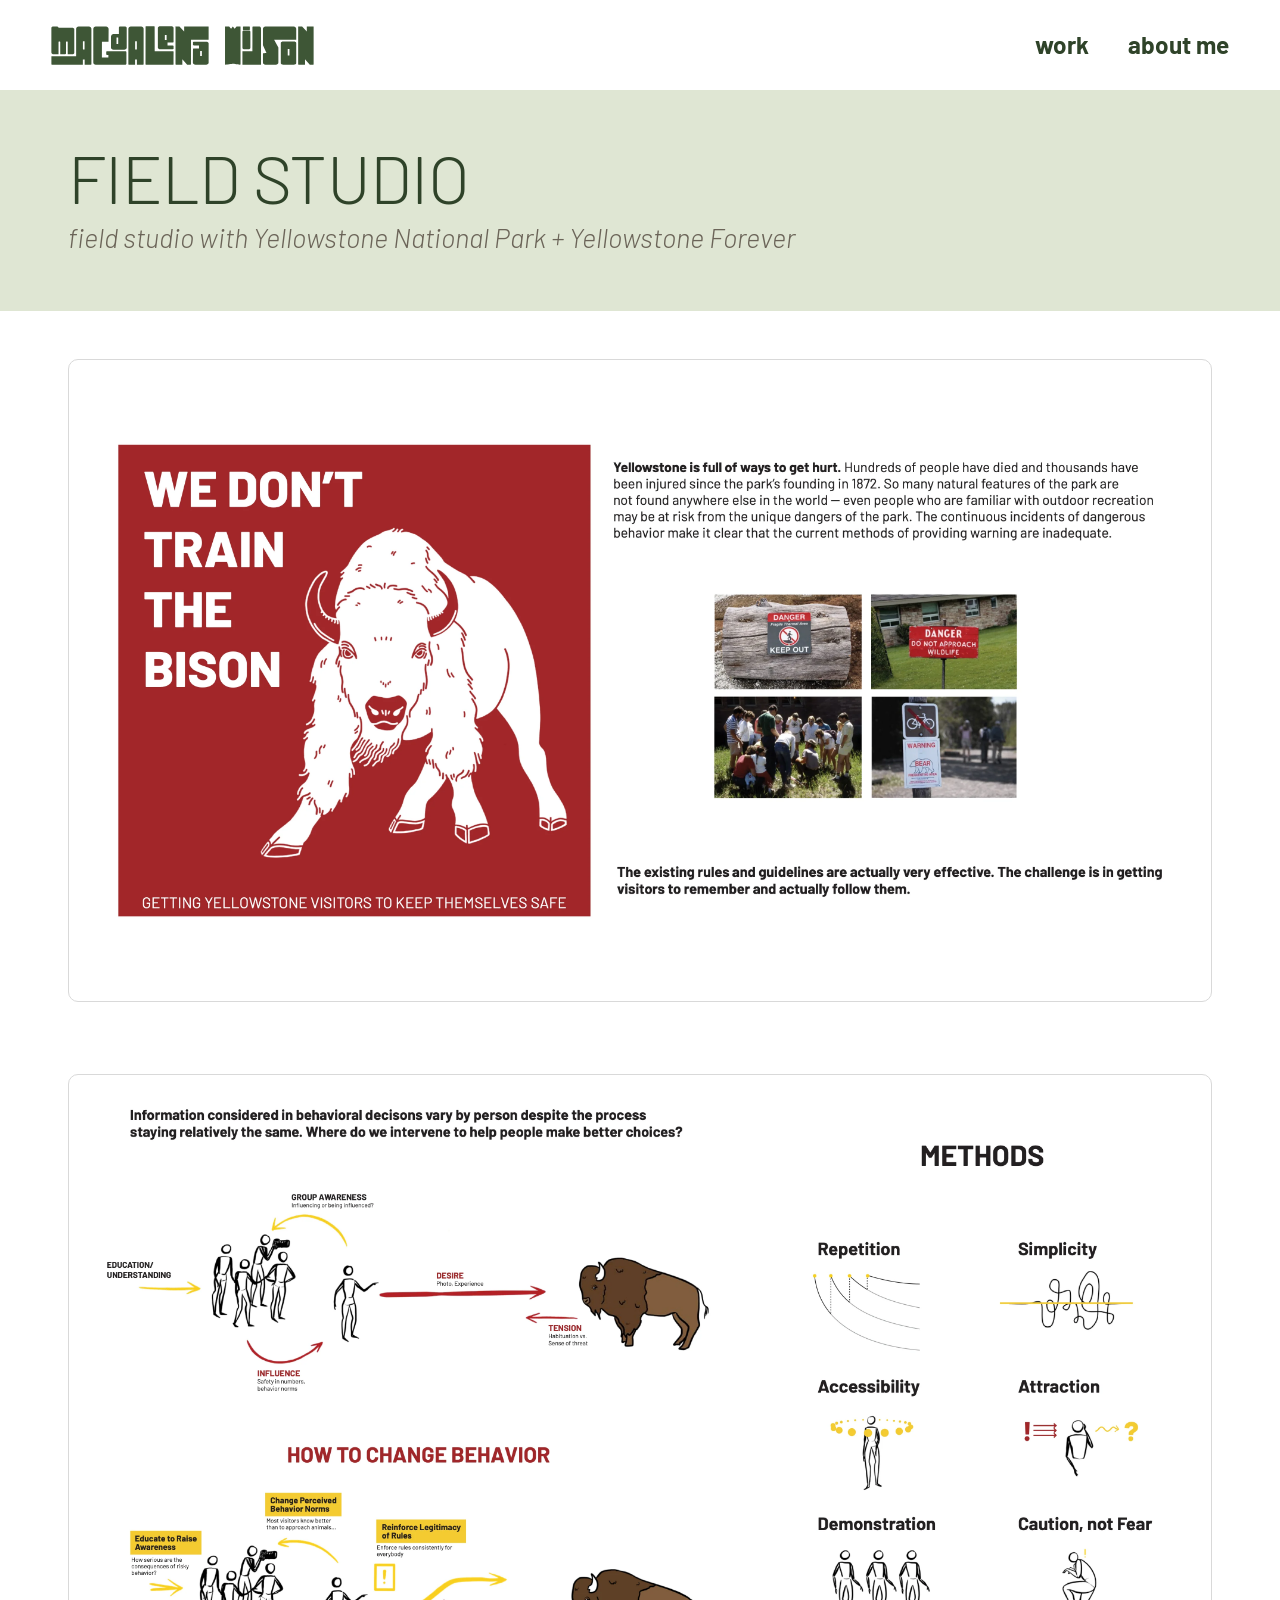
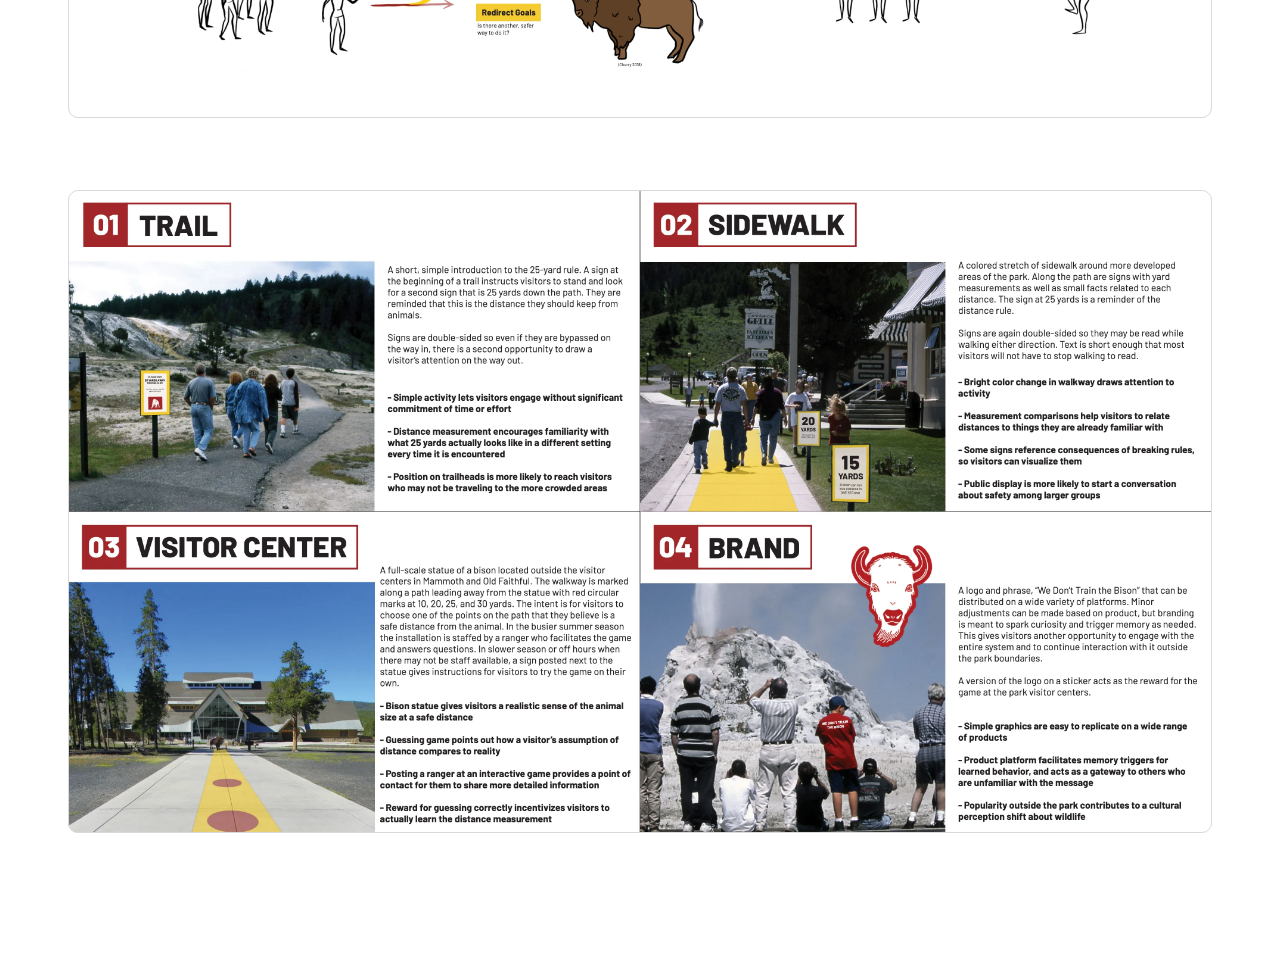
<file: work/yellowstone.html>
<!doctype html>
<html lang="en">
<head>
<meta charset="utf-8">
<meta name="viewport" content="width=device-width, initial-scale=1, viewport-fit=cover">
<title>Field Studio — Magdalena Wilson</title>
<meta name="description" content="Field Studio: We Don’t Train the Bison, a collaboration with Yellowstone Park. By Magdalena Wilson.">
<link rel="icon" href="../assets/favicon.svg?v=2" type="image/svg+xml">
<link rel="icon" href="../assets/favicon.png?v=2" sizes="128x128">
<link rel="preconnect" href="https://fonts.googleapis.com"><link rel="preconnect" href="https://fonts.gstatic.com" crossorigin><link href="https://fonts.googleapis.com/css2?family=Barlow:ital,wght@0,300;0,400;0,500;0,600;0,700;1,300&display=swap" rel="stylesheet">
<link rel="stylesheet" href="../assets/site.css">
</head>
<body class="project-page">
<header class="site-head">
  <div class="head-in">
    <a class="logo" href="../index.html" aria-label="Magdalena Wilson, home"><img src="../assets/logo.svg" alt="Magdalena Wilson" width="388" height="58"></a>
    <nav class="site-nav" aria-label="Site"><a href="../index.html">work</a><a href="../about.html">about me</a></nav>
  </div>
</header>
<main id="main">
<article class="project wrap">
  <header class="proj-title">
    <h1>Field Studio</h1>
    <p class="meta">field studio with Yellowstone National Park + Yellowstone Forever</p>
  </header>
  <figure class="shot page"><img src="../assets/img/yellowstone/page-10.webp" alt="Portfolio page: a red poster reading “We Don’t Train the Bison” with a charging white bison and “Getting Yellowstone visitors to keep themselves safe.” Beside it: “Yellowstone is full of ways to get hurt. Hundreds of people have died and thousands have been injured since the park’s founding in 1872. So many natural features of the park are not found anywhere else in the world — even people who are familiar with outdoor recreation may be at risk from the unique dangers of the park. The continuous incidents of dangerous behavior make it clear that the current methods of providing warning are inadequate.” Four photos of existing park warning signs and a crowd of visitors, and: “The existing rules and guidelines are actually very effective. The challenge is in getting visitors to remember and actually follow them.”" width="3840" height="2160" class="zoom"></figure>
  <figure class="shot page"><img src="../assets/img/yellowstone/page-11.webp" alt="Portfolio page: “Information considered in behavioral decisions vary by person despite the process staying relatively the same. Where do we intervene to help people make better choices?” A diagram of a visitor between a group and a bison showing group awareness, education, influence, desire and tension; How to Change Behavior: educate to raise awareness, change perceived behavior norms, reinforce legitimacy of rules, redirect goals; and Methods: repetition, simplicity, accessibility, attraction, demonstration, and caution, not fear." width="3840" height="2160" class="zoom" loading="lazy"></figure>
  <figure class="shot page"><img src="../assets/img/yellowstone/page-12.webp" alt="Portfolio page with four interventions, each with a photo and description. 01 Trail: a sign at the start of a trail asks visitors to look for a second sign 25 yards down the path. 02 Sidewalk: a bright yellow stretch of sidewalk lined with yard-measurement signs and facts. 03 Visitor Center: a full-scale bison statue with red distance marks on a path for a guessing game. 04 Brand: a “We Don’t Train the Bison” logo and phrase for products and a sticker reward." width="3840" height="2160" class="zoom" loading="lazy"></figure>
</article>
</main>
<script src="../assets/site.js" defer></script>
</body>
</html>
</file>
<file: assets/site.css>
/* Magdalena Wilson — portfolio */

:root {
  --paper: #ffffff;
  --ink: #2f4329;
  --muted: #6b6458;
  --rule: #d6cdbb;

  --wrap: 1240px;
  --gut: clamp(16px, 4vw, 48px);
  --sans: "Barlow", system-ui, -apple-system, "Segoe UI", sans-serif;
}

*, *::before, *::after { box-sizing: border-box; }

body {
  margin: 0;
  background: var(--paper);
  color: var(--ink);
  font: 400 17px/1.6 var(--sans);
  -webkit-font-smoothing: antialiased;
}

img { max-width: 100%; height: auto; display: block; }
a { color: inherit; }

.wrap { max-width: var(--wrap); margin-inline: auto; padding-inline: var(--gut); }

:focus-visible { outline: 2px solid var(--ink); outline-offset: 3px; border-radius: 2px; }

/* ---------- header ---------- */

.site-head { position: sticky; top: 0; z-index: 20; background: #fff; }
.head-in { display: flex; align-items: center; justify-content: space-between; gap: 12px 32px; flex-wrap: wrap; padding: clamp(14px, 2vw, 26px) clamp(16px, 4vw, 78px); }
.logo { display: block; line-height: 0; }
.logo img { width: clamp(200px, 20.5vw, 393px); height: auto; }
.site-nav { display: flex; gap: 4px clamp(24px, 3vw, 52px); }
.site-nav a { text-decoration: none; color: var(--ink); font-weight: 700; font-size: clamp(1.05rem, 1.9vw, 2.25rem); }
.site-nav a:hover, .site-nav a[aria-current] { text-decoration: underline; text-decoration-thickness: 2px; text-underline-offset: 6px; }

/* ---------- home: tagline ---------- */

.tagline { padding: clamp(28px, 4vw, 72px) clamp(16px, 4vw, 78px) clamp(4px, 1vw, 12px); }
.tagline p { margin: 0; max-width: none; font-weight: 300; font-size: clamp(1.7rem, 3.6vw, 3.6rem); line-height: 1.15; letter-spacing: -0.01em; color: var(--ink); }
.tagline span { font-weight: 700; background: linear-gradient(transparent 62%, #dfe6d3 62%, #dfe6d3 92%, transparent 92%); padding-inline: .06em; }

/* ---------- home: category bands ---------- */

.work { display: grid; gap: clamp(28px, 2.7vw, 52px); padding-block: clamp(28px, 2.7vw, 52px) clamp(48px, 5vw, 96px); }
.band { display: grid; grid-template-columns: clamp(150px, 18.75vw, 360px) minmax(0, 1fr); gap: 16px 0; padding: clamp(24px, 2vw, 38px) clamp(16px, 2.6vw, 50px); background: #dfe6d3; scroll-margin-top: 120px; }
.band h2 { margin: 0; font-weight: 700; font-size: clamp(1.3rem, 1.9vw, 2.25rem); line-height: 1.2; text-transform: uppercase; }
.band-cards { display: grid; grid-template-columns: repeat(3, minmax(0, 1fr)); gap: 24px clamp(16px, 3.9vw, 74px); max-width: 1290px; }
.card { display: block; min-width: 0; text-decoration: none; color: var(--ink); }
.card .thumb { aspect-ratio: 380 / 268.6; overflow: hidden; background: #fff; border-radius: 8px; }
.card .thumb img { width: 100%; height: 100%; object-fit: contain; transition: transform .5s cubic-bezier(.2,.8,.2,1); }
.card .thumb.tint { background: #f1f4ec; }
.card .thumb img.cover { object-fit: cover; }
.card .thumb img.cutout { padding: 9%; }
.card:hover .thumb img { transform: scale(1.035); }
.card .info { margin-top: 10px; }
.card h3 { margin: 0; font-weight: 700; font-size: 1.1rem; line-height: 1.3; }
.card:hover h3 { text-decoration: underline; text-underline-offset: 4px; }
@media (max-width: 900px) { .band { grid-template-columns: minmax(0, 1fr); } }
@media (max-width: 600px) { .band-cards { grid-template-columns: repeat(2, minmax(0, 1fr)); } }

/* ---------- project page ---------- */

.project { padding-block: clamp(36px, 6vw, 72px) clamp(64px, 10vw, 120px); }

.proj-title { display: flex; flex-wrap: wrap; align-items: baseline; gap: 4px 24px; margin-bottom: clamp(28px, 4vw, 48px); }
.proj-title h1 {
  margin: 0;
  font-weight: 300;
  font-size: clamp(2.2rem, 6vw, 4.2rem);
  line-height: 1.05;
  letter-spacing: -0.01em;
  text-transform: uppercase;
}
.proj-title .collab { flex-basis: 100%; margin: 0; font-style: italic; font-weight: 300; color: var(--muted); }
.proj-title .meta { margin: 0; font-style: italic; font-weight: 300; font-size: clamp(1.2rem, 2.4vw, 1.7rem); color: var(--muted); }

.shot { margin: 0; background: #fff; outline: 1px solid #d9d9d9; outline-offset: -1px; border-radius: 10px; overflow: hidden; }
.shot img { width: 100%; }
.shot + .shot { margin-top: clamp(40px, 6vw, 72px); }



/* ---------- click to expand ---------- */

img.zoom { cursor: zoom-in; }
.zoombox {
  border: 0;
  padding: 0;
  margin: 0;
  width: 100vw;
  height: 100dvh;
  max-width: none;
  max-height: none;
  background: transparent;
  cursor: zoom-out;
}
.zoombox[open] { display: flex; align-items: center; justify-content: center; }
.zoombox::backdrop { background: rgba(22, 19, 15, .88); }
svg.zoom-svg { cursor: zoom-in; }
.zoombox svg { width: min(calc(100vw - 32px), calc((100dvh - 32px) * 16 / 9)); height: auto; background: #fff; }
.zoombox img { max-width: calc(100vw - 32px); max-height: calc(100dvh - 32px); width: auto; height: auto; background: #fff; }
.zoombox-x {
  position: fixed;
  top: calc(10px + env(safe-area-inset-top, 0px));
  right: 12px;
  width: 44px;
  height: 44px;
  border: 0;
  border-radius: 50%;
  background: rgba(255, 255, 255, .15);
  color: #fff;
  font: 400 1.6rem/1 var(--sans);
  cursor: pointer;
}
.zoombox-x:hover { background: rgba(255, 255, 255, .3); }
.zoombox-x:focus-visible { outline-color: #fff; }

/* ---------- slides rebuilt from SVG (Downstairs Neighbor) ---------- */

.slide svg { display: block; width: 100%; height: auto; }
.slide text, .zoombox svg text { font-family: "Archivo", "Barlow", sans-serif; }
.critter { transform-box: fill-box; transform-origin: center; transition: transform .35s cubic-bezier(.3,1.6,.5,1); }
.critter:hover { transform: rotate(-6deg) scale(1.08); }
@media (prefers-reduced-motion: reduce) { .critter { transition: none; } }

/* ---------- about page ---------- */

.about-page { max-width: 1920px; margin-inline: auto; padding: clamp(40px, 4vw, 80px) clamp(16px, 6.5vw, 126px) clamp(56px, 6vw, 112px); }
.about-top { display: grid; grid-template-columns: minmax(0, 2fr) minmax(0, 3fr); gap: clamp(32px, 10vw, 192px); align-items: stretch; }
.about-portrait { position: relative; margin: 0; padding: 0 0 20px 20px; }
.about-portrait::before { content: ""; position: absolute; left: 0; top: 20px; right: 20px; bottom: 0; background: #a9b99c; }
.about-portrait img { position: relative; display: block; width: 100%; height: auto; }
.about-bio { display: flex; flex-direction: column; justify-content: center; padding: clamp(20px, 2vw, 40px); background: #dfe6d3; }
.about-bio h1 { margin: 0 0 .6em; font-weight: 700; font-size: clamp(1.4rem, 1.9vw, 2.25rem); line-height: 1.2; }
.about-bio p { margin: 0 0 1em; font-size: clamp(1.05rem, 1.4vw, 1.5rem); line-height: 1.5; }
.about-bio p:last-child { margin-bottom: 0; }
.about-skills { display: grid; grid-template-columns: repeat(2, minmax(0, 1fr)); gap: clamp(20px, 3.5vw, 66px); margin-top: clamp(40px, 4.3vw, 82px); }
.skill-box { padding: clamp(20px, 1.8vw, 34px); background: #dfe6d3; }
.skill-box h2 { margin: 0 0 12px; font-weight: 700; font-size: clamp(1.3rem, 1.9vw, 2.25rem); }
.skill-box ul { margin: 0; padding-left: 1.2em; font-size: clamp(1rem, 1.3vw, 1.4rem); line-height: 1.45; }
.about-email { margin: 0; }
.about-email span { display: block; font-size: .8rem; font-weight: 700; letter-spacing: .12em; text-transform: uppercase; opacity: .75; }
.about-email a { display: inline-block; margin-top: 4px; font-weight: 700; font-size: clamp(1.15rem, 1.6vw, 1.6rem); color: var(--ink); text-decoration-thickness: 2px; text-underline-offset: 6px; }
.about-email a:hover { text-decoration-thickness: 3px; }
@media (max-width: 760px) { .about-top, .about-skills { grid-template-columns: minmax(0, 1fr); } }

.sr-only { position: absolute; width: 1px; height: 1px; overflow: hidden; clip: rect(0 0 0 0); white-space: nowrap; }

/* ---------- poster gallery ---------- */

.gallery { columns: 3 280px; column-gap: clamp(16px, 2vw, 28px); }
.gallery img { display: block; width: 100%; height: auto; margin: 0 0 clamp(16px, 2vw, 28px); break-inside: avoid; outline: 1px solid #d9d9d9; outline-offset: -1px; border-radius: 8px; transition: transform .3s ease; }
.gallery img:hover { transform: scale(1.015); }



/* scrolling band (professional work) */
.band-scroll { position: relative; min-width: 0; max-width: 1290px; }
.band-cards.scroller { display: grid; grid-auto-flow: column; grid-template-columns: none; grid-auto-columns: calc((100% - 2 * clamp(16px, 3.9vw, 74px)) / 3); overflow-x: auto; scroll-snap-type: x mandatory; scrollbar-width: none; max-width: none; }
.band-cards.scroller::-webkit-scrollbar { display: none; }
.band-cards.scroller .card { scroll-snap-align: start; }
.band-arrow { position: absolute; top: calc((100% - 34px) / 2 - 22px); width: 44px; height: 44px; border: 0; border-radius: 50%; background: #fff; color: var(--ink); font: 700 1.3rem/1 var(--sans); cursor: pointer; box-shadow: 0 2px 10px rgba(0, 0, 0, .15); z-index: 2; }
.band-arrow.prev { left: -22px; }
.band-arrow.next { right: -22px; }
.band-arrow:hover { background: #f1f4ec; }
@media (max-width: 600px) { .band-cards.scroller { grid-auto-columns: calc((100% - clamp(16px, 3.9vw, 74px)) / 2); } }

/* project pages: header bar in the home page band green */
body.project-page { overflow-x: clip; }
body.project-page .site-head { position: static; }
body.project-page .project { padding-top: 0; }
body.project-page .proj-title { margin-inline: calc(50% - 50vw); padding: clamp(32px, 4vw, 64px) calc(50vw - 50%); background: #dfe6d3; }

/* ---------- comics ---------- */

.comic + .comic { margin-top: clamp(56px, 7vw, 112px); }
.comic-title { margin: 0; font-weight: 700; font-size: clamp(1.4rem, 2.2vw, 2.2rem); }
.comic-credit { margin: 4px 0 0; font-style: italic; font-weight: 300; color: var(--muted); }
.comic-pages, .comic-strips { display: grid; gap: clamp(20px, 2.5vw, 40px); margin-top: clamp(20px, 2.5vw, 32px); }
.comic-pages img, .comic-strips img { display: block; width: 100%; height: auto; outline: 1px solid #d9d9d9; outline-offset: -1px; border-radius: 6px; }
.comic-pages img { max-width: 1000px; margin-inline: auto; }
.comic-strips img { max-width: 1200px; margin-inline: auto; }

/* ---------- phones and tablets ---------- */

/* About: stack photo and bio until there's room for two real columns */
@media (max-width: 900px) {
  .about-top { grid-template-columns: minmax(0, 1fr); gap: 32px; }
  .about-bio { margin-top: 0; }
}
@media (max-width: 600px) {
  .about-skills { grid-template-columns: minmax(0, 1fr); }
}

/* Scrolling rows on phones: keep the arrows inside the band so they don't hang off the screen edge */
@media (max-width: 600px) {
  .band-arrow { width: 38px; height: 38px; font-size: 1.1rem; }
  .band-arrow.prev { left: -8px; }
  .band-arrow.next { right: -8px; }
}

/* Slides are wide, so on a phone point people to the full-screen view */
@media (max-width: 700px) {
  body.project-page .proj-title::after { content: "Tap any slide to see it full screen."; display: block; flex-basis: 100%; margin-top: 10px; font-size: .9rem; font-style: italic; font-weight: 300; color: var(--muted); }
  .proj-title h1 { font-size: clamp(1.8rem, 9vw, 2.6rem); }
}

/* Full-screen view on a portrait phone: show slides at full screen height and let people swipe across */
@media (max-width: 700px) and (orientation: portrait) {
  .zoombox.wide[open] { justify-content: flex-start; overflow-x: auto; overflow-y: hidden; -webkit-overflow-scrolling: touch; }
  .zoombox.wide img { max-width: none; max-height: none; height: calc(100dvh - 120px); width: auto; flex: none; margin-inline: 16px; }
  .zoombox.wide svg { flex: none; height: calc(100dvh - 120px); width: calc((100dvh - 120px) * 16 / 9); margin-inline: 16px; }
}

/* Phones: centered name with the nav underneath */
@media (max-width: 600px) {
  .head-in { flex-direction: column; justify-content: center; gap: 8px; padding-block: 18px 12px; }
  .logo img { width: min(78vw, 300px); }
  .site-nav { justify-content: center; }
}

/* Band labels on one line; on wide screens they sit in their own column, so let them wrap only there */
@media (max-width: 600px) { .band h2 { white-space: nowrap; } .band h2 br { display: none; } }
@media (max-width: 900px) { .band h2 { text-align: center; } }

/* About: rounded boxes and one even gap between everything */
.about-page { --about-gap: clamp(20px, 3vw, 44px); }
.about-top { gap: var(--about-gap); }
.about-skills { gap: var(--about-gap); margin-top: var(--about-gap); }
.about-bio, .about-contact, .skill-box { border-radius: 12px; }
.about-portrait img, .about-portrait::before { border-radius: 12px; }
.about-bio a { color: var(--ink); text-underline-offset: 3px; }
.about-portrait { display: flex; }
.about-portrait img { height: 100%; object-fit: cover; }

/* About: the bio sets the row height (even padding all round); the photo fills that height */
@media (min-width: 901px) {
  .about-bio { justify-content: flex-start; padding: clamp(24px, 2.4vw, 44px); }
  .about-portrait { display: block; min-height: 0; }
  .about-portrait img { position: absolute; top: 0; right: 0; width: calc(100% - 20px); height: calc(100% - 20px); object-fit: cover; object-position: center 30%; }
}
/* Skills boxes: same even padding as the bio, with the heading/list line spacing trimmed so the text sits evenly */
.skill-box { padding: clamp(24px, 2.4vw, 44px); }
.skill-box h2 { line-height: 1; margin-top: -0.08em; }
.skill-box ul { margin-bottom: -0.2em; }
</file>
